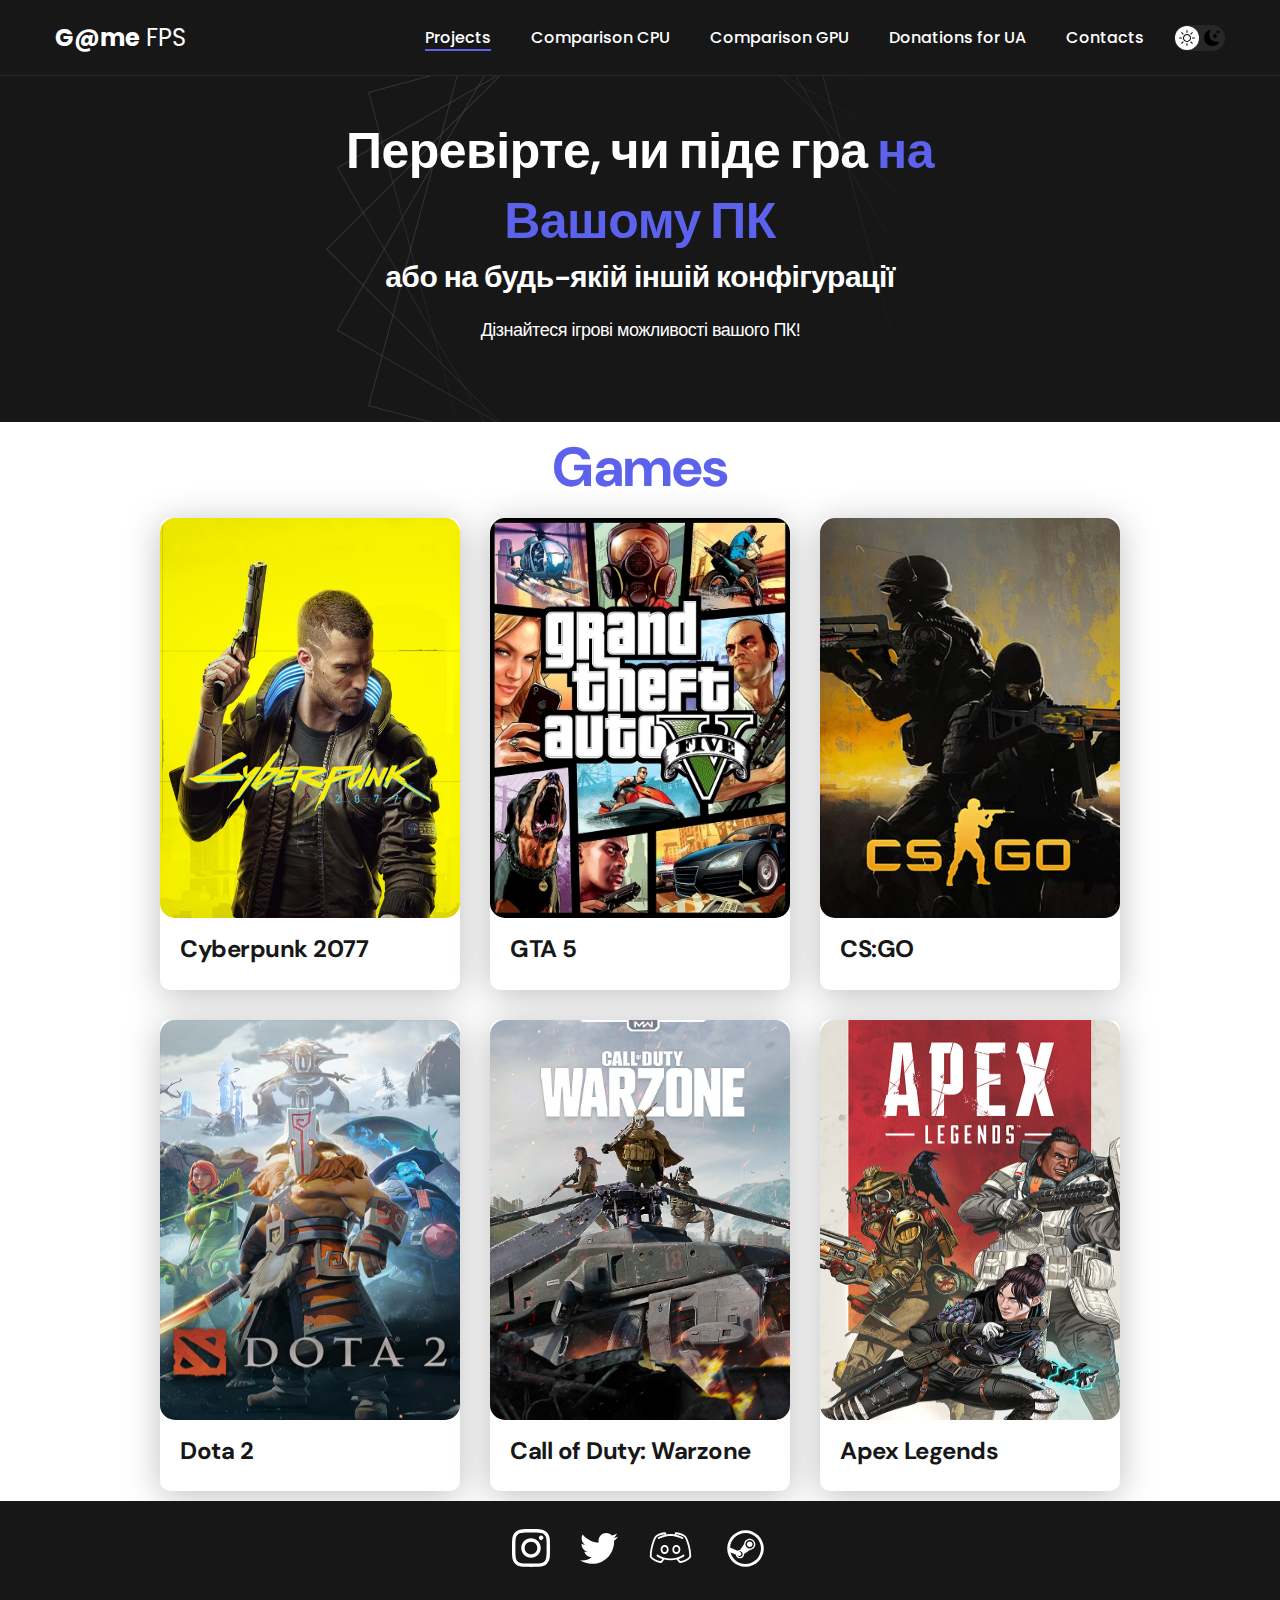
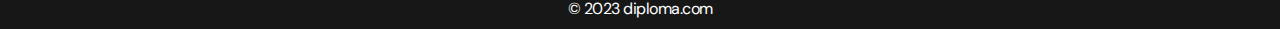
<file: index.html>
<!DOCTYPE html>
<html lang="en">
<head>
    <meta charset="UTF-8">
    <meta http-equiv="X-UA-Compatible" content="IE=edge">
    <meta name="viewport" content="width=device-width, initial-scale=1.0">
    <title>Game FPS</title>
    <link rel="stylesheet" href="./css/main.css">
</head>
<body>
    <nav class="nav">
        <div class="container">
            <div class="nav-row">
                <a href="./index.html" class="logo"><strong>G@me</strong> FPS</a>

                <button class="dark-mode-btn">
                    <img src="./img/icons/sun.svg" alt="Light mode" class="dark-mode-btn__icon">
                    <img src="./img/icons/moon.svg" alt="Dark mode" class="dark-mode-btn__icon">
                </button>

                <ul class="nav-list">
                    <li class="nav-list__item"><a href="./index.html" class="nav-list__link nav-list__link--active">Projects</a></li>
                    <li class="nav-list__item"><a href="./cpu.html" class="nav-list__link">
                        Comparison CPU </a></li>
                    <li class="nav-list__item"><a href="./gpu.html" class="nav-list__link">
                        Comparison GPU </a></li>
                    <li class="nav-list__item"><a href="./donation.html" class="nav-list__link">Donations for UA</a></li>
                    <li class="nav-list__item"><a href="./contacts.html" class="nav-list__link">Contacts</a></li>
                </ul>
            </div>
        </div>
    </nav>

    <header class="header">
        <div class="header__wrapper">
            <h1 class="header__title">
                <strong>Перевірте, чи піде гра <em>на Вашому ПК</em></strong><br>
                або на будь-якій іншій конфігурації
            </h1>
            <div class="header__text">
                <p>Дізнайтеся ігрові можливості вашого ПК!</p>
            </div>

        </div>
    </header>

    <main class="section">
        <div class="container">
            <h2 class="title-1">Games</h2>
            <ul class="projects">
                <li class="project" >
                    <a href="./project_game/game_cyberpunk2077.html" >
                        <img src="./img/projects/logo_cyberpunk.jpg" alt="Project img" class="project__img">
                        <h3 class="project__title">Cyberpunk 2077</h3>
                    </a>
                </li>
                <li class="project">
                    <a href="./project_game/game_gta5.html">  
                        <img src="./img/projects/logo_gta5.jpg" alt="Project img" class="project__img">
                        <h3 class="project__title">GTA 5</h3>
                    </a>
                </li>
                <li class="project">
                    <a href="./project_game/game_cs_go.html">
                        <img src="./img/projects/logo_cs_go.jpg" alt="Project img" class="project__img">
                        <h3 class="project__title">CS:GO</h3>
                    </a>
                </li>
                <li class="project">
                    <a href="./project_game/game_dota_2.html"> 
                        <img src="./img/projects/logo_dota_2.jpg" alt="Project img" class="project__img">
                        <h3 class="project__title">Dota 2</h3>
                    </a>
                </li>
                <li class="project">
                    <a href="./project_game/game_cod_warzone.html"> 
                        <img src="./img/projects/logo_cod_warzone.jpg" alt="Project img" class="project__img">
                        <h3 class="project__title">Call of Duty: Warzone</h3>
                    </a>
                </li>
                <li class="project">
                    <a href="./project_game/game_apex_legends.html"> 
                        <img src="./img/projects/logo_apex_legends.jpg" alt="Project img" class="project__img">
                        <h3 class="project__title">Apex Legends</h3>
                    </a>
                </li>

            </ul>
        </div>
    </main>

    <footer class="footer">
        <div class="container">
            <div class="footer__wrapper">
                <ul class="social">
                    <li class="social__item"><a href="#!"><img src="./img/icons/instagram.svg" alt="Link"></a></li>
                    <li class="social__item"><a href="#!"><img src="./img/icons/twitter.svg" alt="Link"></a></li>
                    <li class="social__item"><a href="#!"><img src="./img/icons/discord.svg" alt="Link"></a></li>
                    <li class="social__item"><a href="#!"><img src="./img/icons/steam.svg" alt="Link"></a></li>
                </ul>
                <div class="copyright">
                    <p>© 2023 diploma.com</p>
                </div>
            </div>
        </div>
    </footer>

    <script src="./js/main.js"></script>

</body>
</html>
</file>
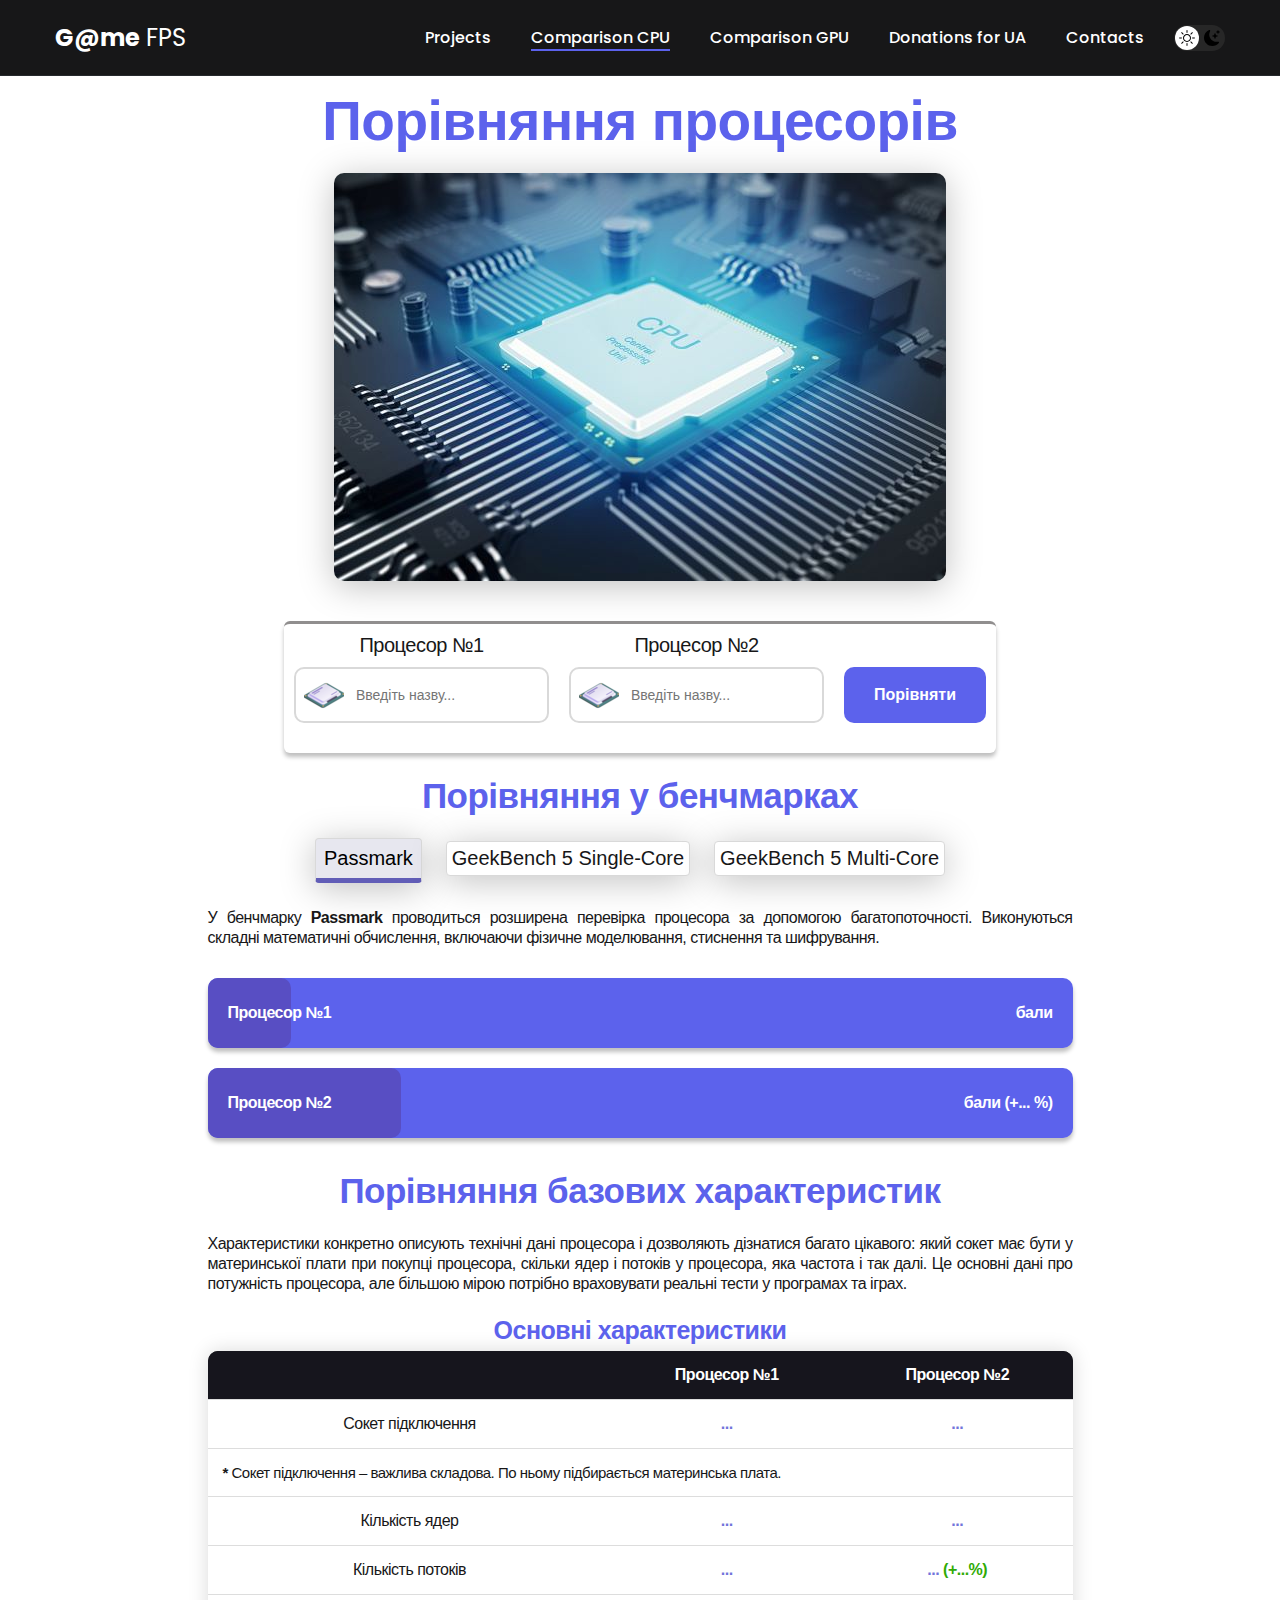
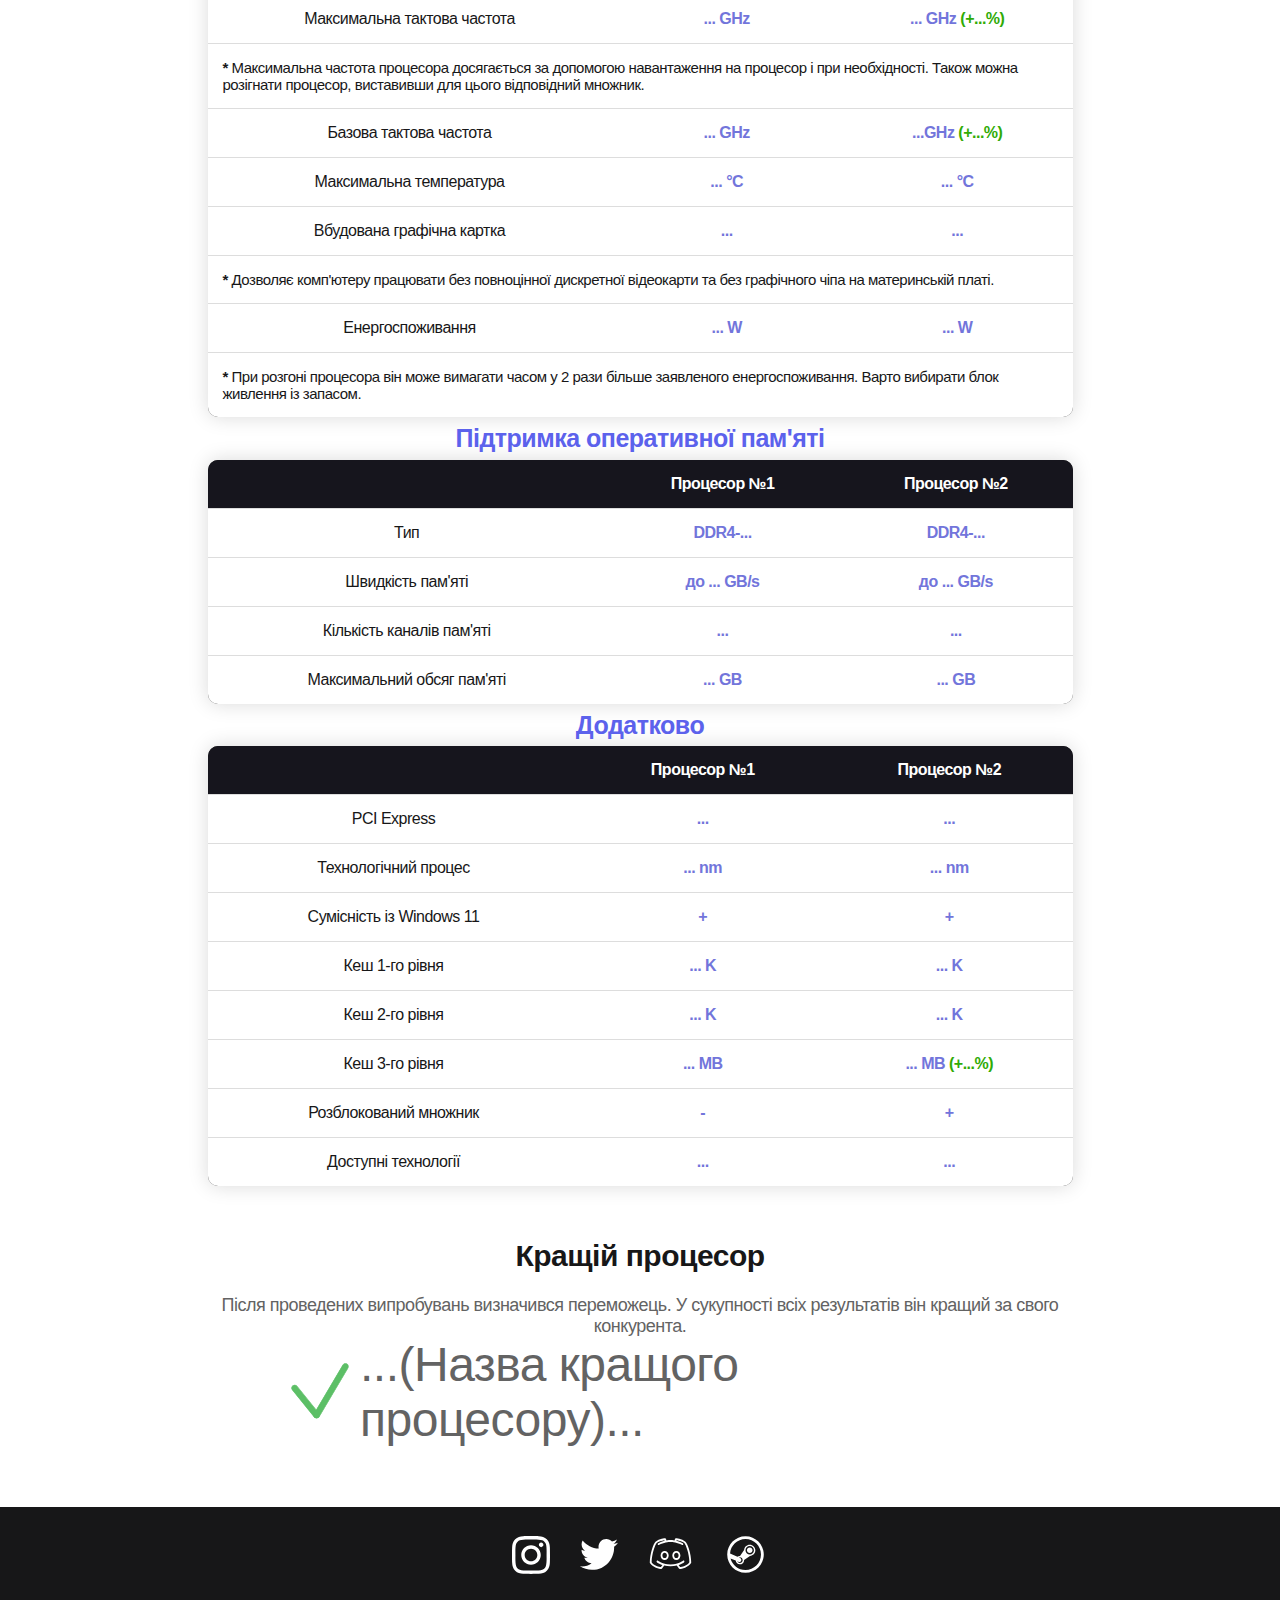
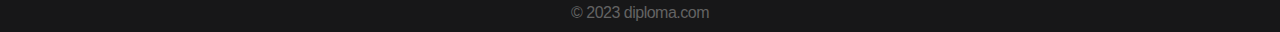
<file: cpu.html>
<!DOCTYPE html>
<html lang="en">
<head>
    <meta charset="UTF-8">
    <meta http-equiv="X-UA-Compatible" content="IE=edge">
    <meta name="viewport" content="width=device-width, initial-scale=1.0">
    <title>Game FPS</title>
    <link rel="stylesheet" href="./css/app.css">
    <link rel="stylesheet" href="./css/main.css">
</head>
<body>
    <nav class="nav">
        <div class="container">
            <div class="nav-row">
                <a href="./index.html" class="logo"><strong>G@me</strong> FPS</a>

                <button class="dark-mode-btn">
                    <img src="./img/icons/sun.svg" alt="Light mode" class="dark-mode-btn__icon">
                    <img src="./img/icons/moon.svg" alt="Dark mode" class="dark-mode-btn__icon">
                </button>

                <ul class="nav-list">
                    <li class="nav-list__item"><a href="./index.html" class="nav-list__link">Projects</a></li>
                    <li class="nav-list__item"><a href="./cpu.html" class="nav-list__link nav-list__link--active">
                        Comparison CPU </a></li>
                    <li class="nav-list__item"><a href="./gpu.html" class="nav-list__link">
                        Comparison GPU </a></li>
                    <li class="nav-list__item"><a href="./donation.html" class="nav-list__link">Donations for UA</a></li>
                    <li class="nav-list__item"><a href="./contacts.html" class="nav-list__link">Contacts</a></li>
                </ul>
            </div>
        </div>
    </nav>

    <main class="section">
        <div class="container">
            <div class="project-details">
                <h1 class="title-1">Порівняння процесорів</h1>
               <img src="./img/poster_cpu.jpg" alt="" class="project-details__cover">
                 <div class="vs-info">
        <div class="choose_configuration">
    <form action="..." method="post" class="cirt-form-cpu">
      <input type="hidden" name="_token" value="JM6Lo6yBOi6GX0OkUwsG0n4ySj8mZwmlLsGZYaC4">      <label class="choose_cirt">Процесор №1<div class="choose_cpu_input"><input class="search-content" placeholder="Введіть назву..." name="search_cpus" onkeyup="javascript:load_data(this.value, 'cpus', 'cpus', 'game')" autocomplete="off"><span id="search_result_cpus"></span></div></label>
      <label class="choose_cirt">Процесор №2<div class="choose_cpu_input"><input class="search-content" placeholder="Введіть назву..." name="search_videocards" onkeyup="javascript:load_data(this.value, 'videocards', 'videocards', 'game')" autocomplete="off"><span id="search_result_videocards"></span></div></label>
      <button type="submit" class="send_configuration">Порівняти</button>
    </form>
  </div>
      </div>
            <div class="vs-benchs">
    <h2 class="title-3">Порівняння у бенчмарках</h2>
    <div class="cpu-tabs">
    <div class="buttonWrapper">
      <button class="tab-button active" data-id="passmark">Passmark</button>
                        <button class="tab-button" data-id="geekbench_single">GeekBench 5 Single-Core</button>
                  <button class="tab-button" data-id="geekbench_multi">GeekBench 5 Multi-Core</button>
                  </div>
    <div class="contentWrapper">
      <div class="content active" id="passmark">
        <p class="text-info-p">
          У бенчмарку <strong>Passmark</strong> проводиться розширена перевірка процесора за допомогою багатопоточності. Виконуються складні математичні обчислення, включаючи фізичне моделювання, стиснення та шифрування.
          
        </p>
        <div class="cpu-bench">
          <div class="cpu-bench-chart">
            <div class="cpu-bench-score" style="width: 9.7%">
            </div>
            <div class="cpu-bench-name">
              Процесор №1
            </div>
            <div class="cpu-bench-result">
              бали             </div>
          </div>
          
        </div>
        <div class="cpu-bench">
          <div class="cpu-bench-chart">
            <div class="cpu-bench-score" style="width: 22.4%">
            </div>
            <div class="cpu-bench-name">
              Процесор №2
            </div>
            <div class="cpu-bench-result">
              бали  (+... %)             </div>
          </div>
          
        </div>
      </div>
                        <div class="content" id="geekbench_single">
            <p class="text-info-p">
              <strong>GeekBench Single-Core</strong> встановлює завдання процесора, які він повинен виконати за допомогою одного потоку. Чим швидше процесор виконає завдання – тим більше балів отримує.
            </p>
            <div class="cpu-bench">
              <div class="cpu-bench-chart">
                <div class="cpu-bench-score" style="width: 77.8%">
                </div>
                <div class="cpu-bench-name">
                  Процесор №1
                </div>
                <div class="cpu-bench-result">
                   бали (+... %)                 </div>
              </div>
            </div>
            <div class="cpu-bench">
              <div class="cpu-bench-chart">
                <div class="cpu-bench-score" style="width: 50.8%">
                </div>
                <div class="cpu-bench-name">
                  Процесор №2
                </div>
                <div class="cpu-bench-result">
                  бали
                </div>
              </div>
            
            </div>
          </div>
                  <div class="content" id="geekbench_multi">
            <p class="text-info-p">
              <strong>GeekBench 5 Multi-Core</strong> дозволяє обчислити продуктивність процесора за допомогою всіх доступних потоків.
            </p>
            <div class="cpu-bench">
              <div class="cpu-bench-chart">
                <div class="cpu-bench-score" style="width: 31.9%">
                </div>
                <div class="cpu-bench-name">
                  Процесор №1
                </div>
                <div class="cpu-bench-result">
                   бали (+... %)                 </div>
              </div>
              
            </div>
            <div class="cpu-bench">
              <div class="cpu-bench-chart">
                <div class="cpu-bench-score" style="width: 17.8%">
                </div>
                <div class="cpu-bench-name">
                  Процесор №2
                </div>
                <div class="cpu-bench-result">
                  бали
                </div>
              </div>
              
            </div>
          </div>
        <div class="vs-compare-basic">
    <h2 class="title-3">Порівняння базових характеристик</h2>
    <p class="text-info-p">
      Характеристики конкретно описують технічні дані процесора і дозволяють дізнатися багато цікавого: який сокет має бути у материнської плати при покупці процесора, скільки ядер і потоків у процесора, яка частота і так далі. Це основні дані про потужність процесора, але більшою мірою потрібно враховувати реальні тести у програмах та іграх.
    </p>
    <div class="compare-tables">
      <div class="cpu-tables-parts">
        <h3 class="title-4">Основні характеристики</h3>
        <table class="cpu-table compare-table">

          <tbody>
            <tr class="sticky">
                <th class="th-unknown"></th><th class="th-first">Процесор №1</th><th class="th-second">Процесор №2</th>
            </tr>
            <tr>
              <td class="cell-h">Сокет підключення</td>
              <td>... </td>
              <td>... </td>
            </tr>
            <tr>
              <td colspan="3" class="cpu-td-info">
                <b>*</b> Сокет підключення – важлива складова. По ньому підбирається материнська плата.
              </td>
            </tr>
            <tr class="cpu-tr-alone">
              <td class="cell-h">Кількість ядер</td>
              <td>...  </td>
              <td>...  </td>
            </tr>
            <tr class="cpu-tr-alone">
              <td class="cell-h">Кількість потоків</td>
              <td>...  </td>
              <td>...   <span class="green">(+...%)</span> </td>
            </tr>
            <tr>
              <td class="cell-h">Максимальна тактова частота</td>
              <td>... GHz  </td>
              <td>... GHz   <span class="green">(+...%)</span> </td>
            </tr>
            <tr>
              <td colspan="3" class="cpu-td-info">
                <b>*</b> Максимальна частота процесора досягається за допомогою навантаження на процесор і при необхідності. Також можна розігнати процесор, виставивши для цього відповідний множник.
              </td>
            </tr>
            <tr class="cpu-tr-alone">
              <td class="cell-h">Базова тактова частота</td>
              <td>... GHz  </td>
              <td>...GHz   <span class="green">(+...%)</span> </td>
            </tr>
            <tr class="cpu-tr-alone">
              <td class="cell-h">Максимальна температура</td>
              <td>... °C </td>
              <td>... °C </td>
            </tr>
            <tr>
              <td class="cell-h">Вбудована графічна картка</td>
              <td>...</td>
              <td>...</td>
            </tr>
            <tr>
              <td colspan="3" class="cpu-td-info">
                <b>*</b> Дозволяє комп'ютеру працювати без повноцінної дискретної відеокарти та без графічного чіпа на материнській платі.
              </td>
            </tr>
            <tr>
              <td class="cell-h">Енергоспоживання</td>
              <td>... W  </td>
              <td>... W  </td>
            </tr>
            <tr>
              <td colspan="3" class="cpu-td-info">
                <b>*</b> При розгоні процесора він може вимагати часом у 2 рази більше заявленого енергоспоживання. Варто вибирати блок живлення із запасом.
              </td>
            </tr>
          </tbody>
        </table>
        <h3 class="title-4">Підтримка оперативної пам'яті</h3>
        <table class="cpu-table compare-table">
          <tbody>
            <tr class="sticky">
                <th class="th-unknown"></th><th class="th-first">Процесор №1</th><th class="th-second">Процесор №2</th>
            </tr>
            <tr class="cpu-tr-alone">
              <td class="cell-h">Тип</td>
              <td>DDR4-...</td>
              <td>DDR4-...</td>
            </tr>
            <tr class="cpu-tr-alone">
              <td class="cell-h">Швидкість пам'яті</td>
              <td>до ... GB/s</td>
              <td>до ... GB/s</td>
            </tr>
            <tr class="cpu-tr-alone">
              <td class="cell-h">Кількість каналів пам'яті</td>
              <td>...  </td>
              <td>...  </td>
            </tr>
            <tr class="cpu-tr-alone">
              <td class="cell-h">Максимальний обсяг пам'яті</td>
              <td>... GB  </td>
              <td>... GB  </td>
            </tr>
          </tbody>
        </table>
        <h3 class="title-4">Додатково</h3>
        <table class="cpu-table compare-table"> 
          <tbody>
            <tr class="sticky">
                <th class="th-unknown"></th><th class="th-first">Процесор №1</th><th class="th-second">Процесор №2</th>
            </tr>
            <tr class="cpu-tr-alone">
              <td class="cell-h">PCI Express</td>
              <td>... </td>
              <td>... </td>
            </tr>
            <tr class="cpu-tr-alone">
              <td class="cell-h">Технологічний процес</td>
              <td> ... nm </td>
              <td> ... nm </td>
            </tr>
            <tr class="cpu-tr-alone">
              <td class="cell-h">Сумісність із Windows 11</td>
              <td>+ </td>
              <td>+ </td>
            </tr>
            <tr class="cpu-tr-alone">
              <td class="cell-h">Кеш 1-го рівня</td>
              <td>... K </td>
              <td>... K </td>
            </tr>
            <tr class="cpu-tr-alone">
              <td class="cell-h">Кеш 2-го рівня</td>
              <td>... K </td>
              <td>... K </td>
            </tr>
            <tr class="cpu-tr-alone">
              <td class="cell-h">Кеш 3-го рівня</td>
              <td>... MB   </td>
              <td>... MB    <span class="green">(+...%)</span> </td>
            </tr>
            <tr class="cpu-tr-alone">
              <td class="cell-h">Розблокований множник</td>
              <td>-</td>
              <td>+ </td>
            </tr>
            <tr class="cpu-tr-alone">
              <td class="cell-h">Доступні технології</td>
              <td>...</td>
              <td>... </td>
            </tr>
          </tbody>
        </table>
      </div>
  </div>

  <div class="vs-winner">
    <h2 class="title-2">Кращій процесор</h2>
    <p>
      Після проведених випробувань визначився переможець. У сукупності всіх результатів він кращий за свого конкурента.
    </p>
    <div class="vs-winner-block">
      <div class="vs-winner-title">
        <img src="./img/icons/success.svg" alt="Winner">
        <span>...(Назва кращого процесору)...</span>
                  
      </div>
    </div>
  </div>
</div>
        </div>
    </div>
  </div>    
                
                
            </div>
        </div>
    </main>

    <footer class="footer">
        <div class="container">
            <div class="footer__wrapper">
                <ul class="social">
                    <li class="social__item"><a href="#!"><img src="./img/icons/instagram.svg" alt="Link"></a></li>
                    <li class="social__item"><a href="#!"><img src="./img/icons/twitter.svg" alt="Link"></a></li>
                    <li class="social__item"><a href="#!"><img src="./img/icons/discord.svg" alt="Link"></a></li>
                    <li class="social__item"><a href="#!"><img src="./img/icons/steam.svg" alt="Link"></a></li>
                </ul>
                <div class="copyright">
                    <p>© 2023 diploma.com</p>
                </div>
            </div>
        </div>
    </footer>

    <script src="./js/main.js"></script>
    
</body>
</html>
</file>
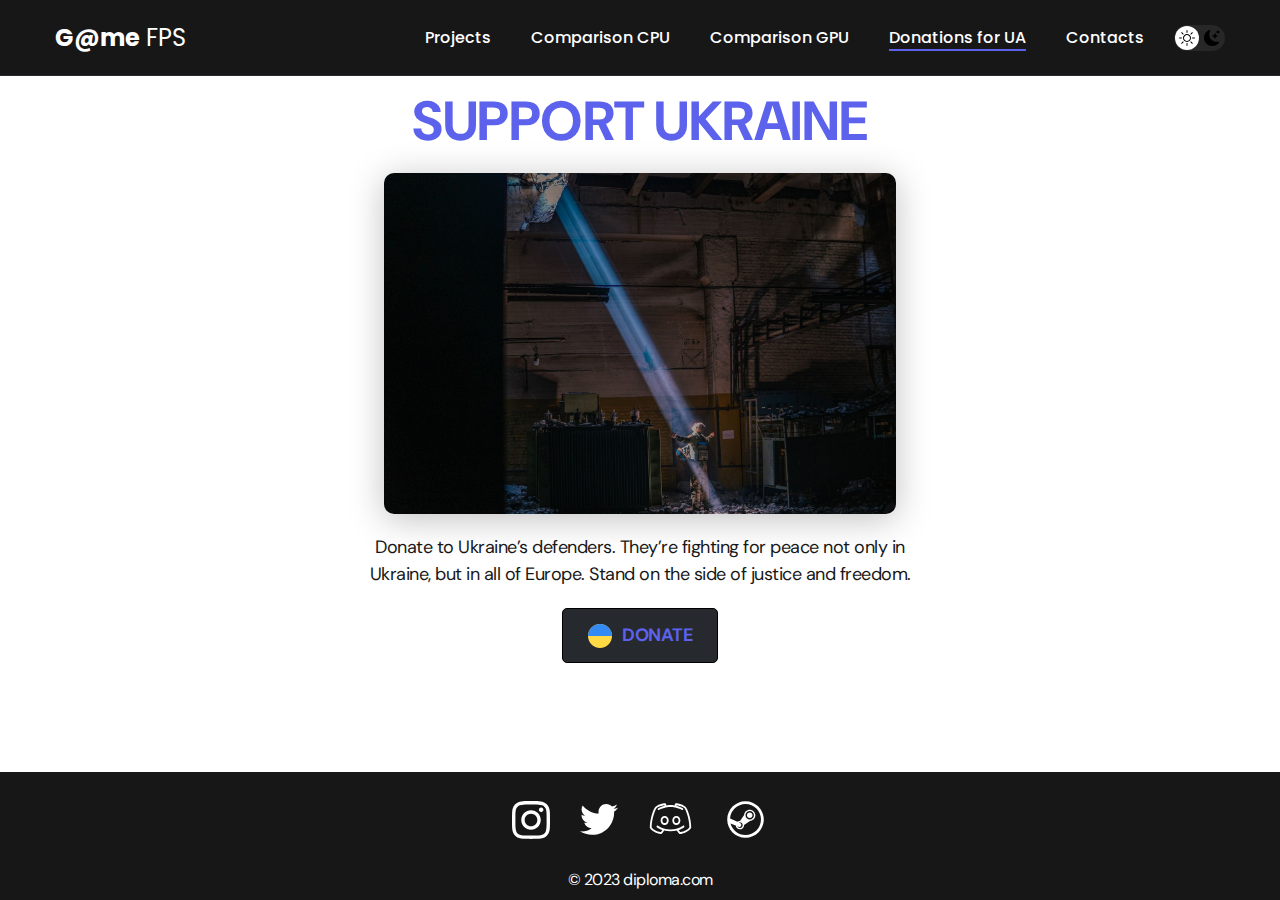
<file: donation.html>
<!DOCTYPE html>
<html lang="en">
<head>
    <meta charset="UTF-8">
    <meta http-equiv="X-UA-Compatible" content="IE=edge">
    <meta name="viewport" content="width=device-width, initial-scale=1.0">
    <title>Game FPS</title>
    <link rel="stylesheet" href="./css/main.css">
</head>
<body>
    <nav class="nav">
        <div class="container">
            <div class="nav-row">
                <a href="./index.html" class="logo"><strong>G@me</strong> FPS</a>

                <button class="dark-mode-btn">
                    <img src="./img/icons/sun.svg" alt="Light mode" class="dark-mode-btn__icon">
                    <img src="./img/icons/moon.svg" alt="Dark mode" class="dark-mode-btn__icon">
                </button>

                 <ul class="nav-list">
                    <li class="nav-list__item"><a href="./index.html" class="nav-list__link">Projects</a></li>
                    <li class="nav-list__item"><a href="./cpu.html" class="nav-list__link">
                        Comparison CPU </a></li>
                     <li class="nav-list__item"><a href="./gpu.html" class="nav-list__link">
                        Comparison GPU </a></li>
                    <li class="nav-list__item"><a href="./donation.html" class="nav-list__link nav-list__link--active">Donations for UA</a></li>
                    <li class="nav-list__item"><a href="./contacts.html" class="nav-list__link">Contacts</a></li>
                </ul>
            </div>
        </div>
    </nav>

    <main class="section">
        <div class="container">
                <h1 class="title-1">SUPPORT UKRAINE</h1>
                <ul class="content-list">
                    <li class="content-list__item">
                        <img src="./img/war.jpg" alt="" class="war__cover">
                        <p>Donate to Ukraine’s defenders. They’re fighting for peace not only in Ukraine, but in all of Europe. Stand on the side of justice and freedom.</p>
                    </li>
                    <li class="content-list__item">
                        <a href="https://bank.gov.ua/ua/about/support-the-armed-forces" class="btn-outline">
                        <img src="./img/icons/ukraine.png" alt="">
                        <strong >DONATE</strong>
                    </a>
                    </li>
                </ul>

        </div>
    </main>

    <footer class="footer">
        <div class="container">
            <div class="footer__wrapper">
                <ul class="social">
                    <li class="social__item"><a href="#!"><img src="./img/icons/instagram.svg" alt="Link"></a></li>
                    <li class="social__item"><a href="#!"><img src="./img/icons/twitter.svg" alt="Link"></a></li>
                    <li class="social__item"><a href="#!"><img src="./img/icons/discord.svg" alt="Link"></a></li>
                    <li class="social__item"><a href="#!"><img src="./img/icons/steam.svg" alt="Link"></a></li>
                </ul>
                <div class="copyright">
                    <p>© 2023 diploma.com</p>
                </div>
            </div>
        </div>
    </footer>

    <script src="./js/main.js"></script>

</body>
</html>
</file>
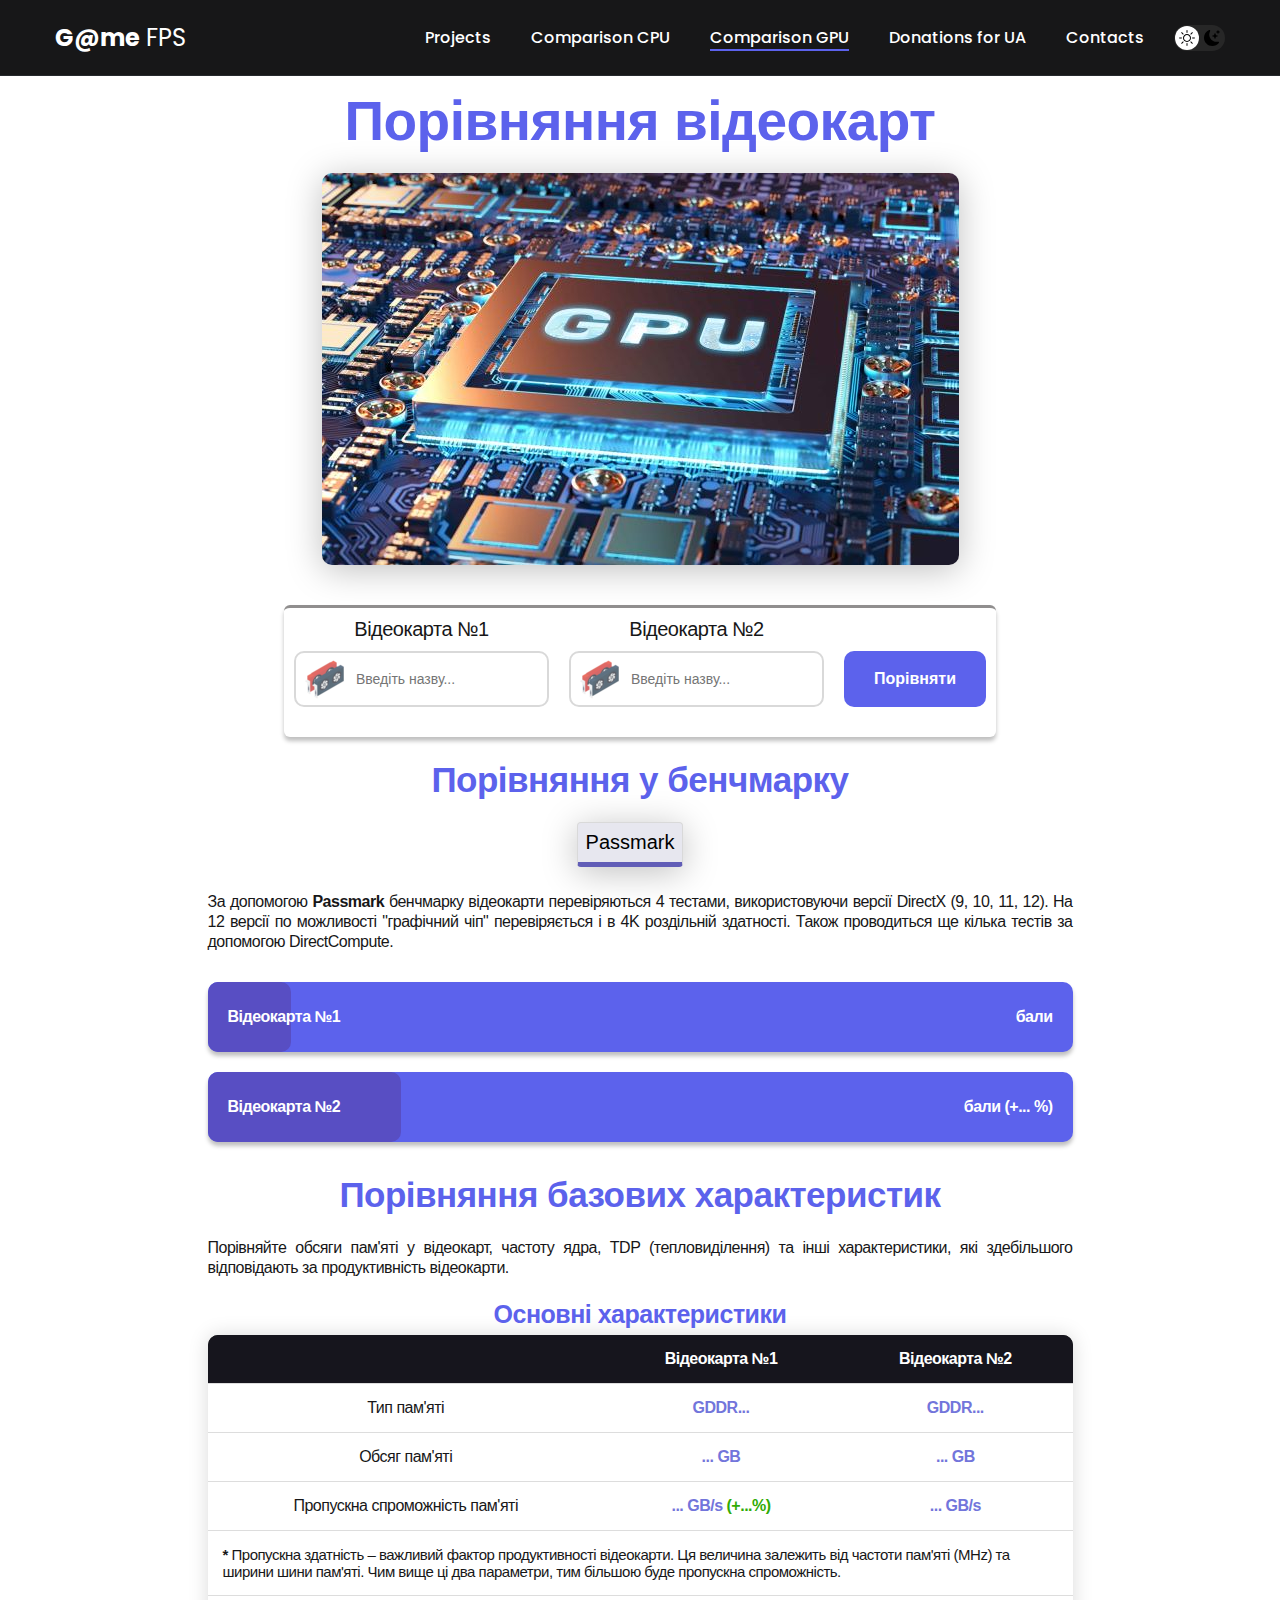
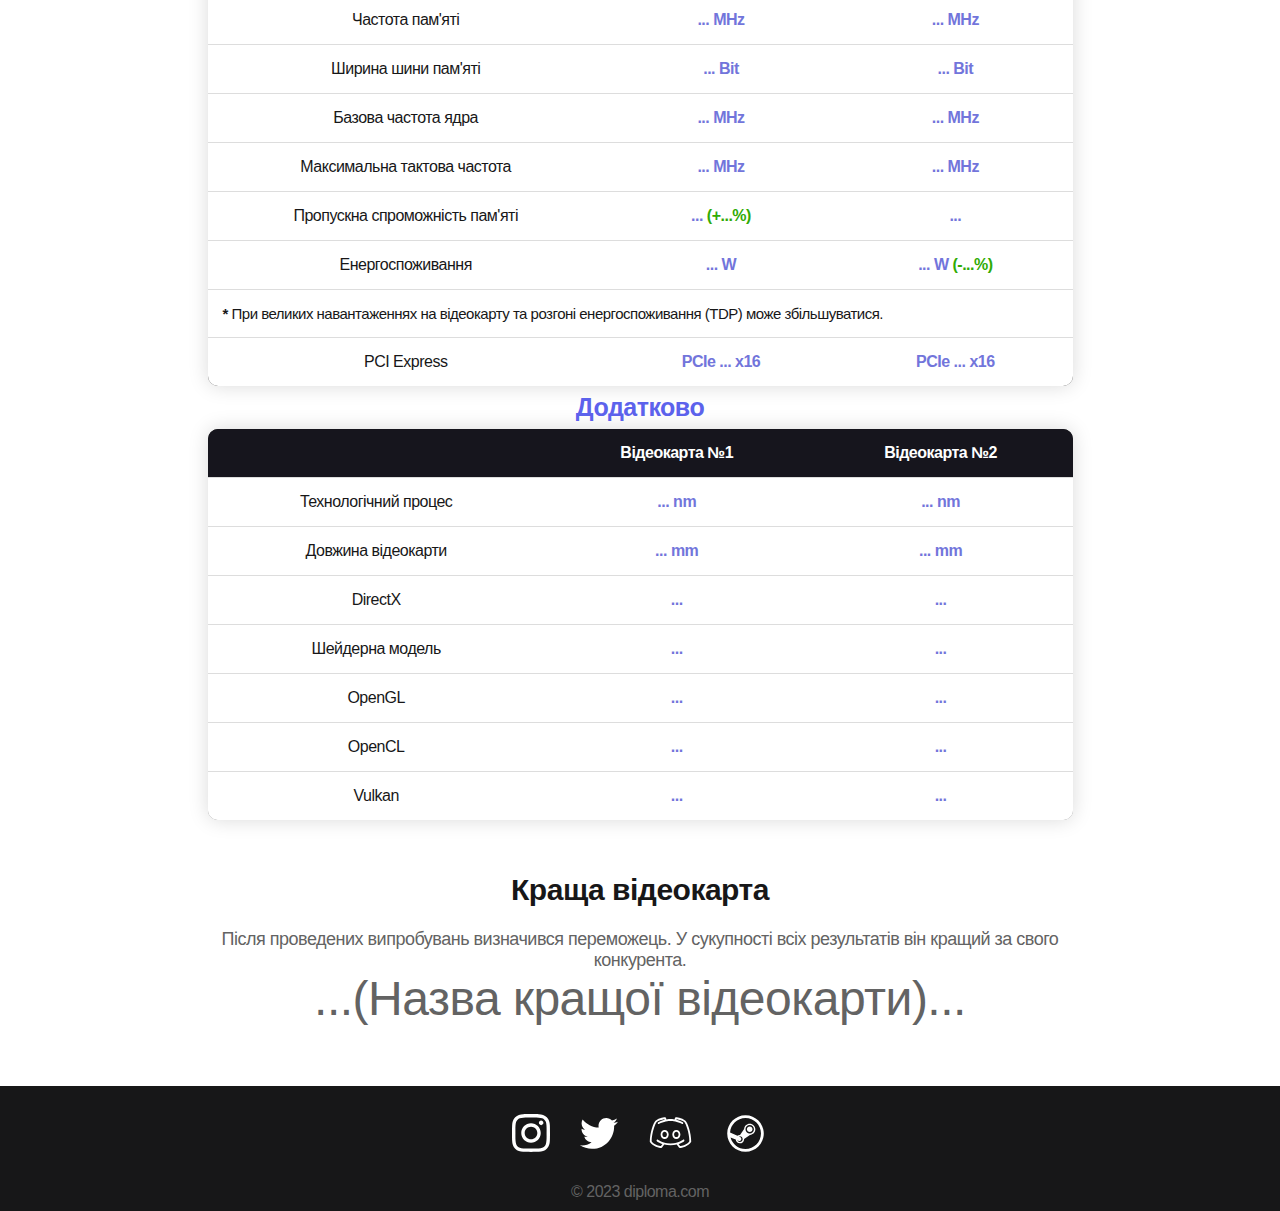
<file: gpu.html>
<!DOCTYPE html>
<html lang="en">
<head>
    <meta charset="UTF-8">
    <meta http-equiv="X-UA-Compatible" content="IE=edge">
    <meta name="viewport" content="width=device-width, initial-scale=1.0">
    <title>Game FPS</title>
    <link rel="stylesheet" href="./css/app.css">
    <link rel="stylesheet" href="./css/main.css">
</head>
<body>
    <nav class="nav">
        <div class="container">
            <div class="nav-row">
                <a href="./index.html" class="logo"><strong>G@me</strong> FPS</a>

                <button class="dark-mode-btn">
                    <img src="./img/icons/sun.svg" alt="Light mode" class="dark-mode-btn__icon">
                    <img src="./img/icons/moon.svg" alt="Dark mode" class="dark-mode-btn__icon">
                </button>

                <ul class="nav-list">
                    <li class="nav-list__item"><a href="./index.html" class="nav-list__link">Projects</a></li>
                    <li class="nav-list__item"><a href="./cpu.html" class="nav-list__link">
                        Comparison CPU </a></li>
                    <li class="nav-list__item"><a href="./gpu.html" class="nav-list__link nav-list__link--active">
                        Comparison GPU </a></li>
                    <li class="nav-list__item"><a href="./donation.html" class="nav-list__link">Donations for UA</a></li>
                    <li class="nav-list__item"><a href="./contacts.html" class="nav-list__link">Contacts</a></li>
                </ul>
            </div>
        </div>
    </nav>

    <main class="section">
        <div class="container">
            <div class="project-details">
                <h1 class="title-1">Порівняння відеокарт</h1>
               <img src="./img/poster_gpu.jpg" alt="" class="project-details__cover">
                 <div class="vs-info">
        <div class="choose_configuration">
    <form action="..." method="post" class="cirt-form-cpu">
      <input type="hidden" name="_token" value="JM6Lo6yBOi6GX0OkUwsG0n4ySj8mZwmlLsGZYaC4">      <label class="choose_cirt">Відеокарта №1<div class="choose_gpu_input"><input class="search-content" placeholder="Введіть назву..." name="search_cpus" onkeyup="javascript:load_data(this.value, 'cpus', 'cpus', 'game')" autocomplete="off"><span id="search_result_cpus"></span></div></label>
      <label class="choose_cirt">Відеокарта №2<div class="choose_gpu_input"><input class="search-content" placeholder="Введіть назву..." name="search_videocards" onkeyup="javascript:load_data(this.value, 'videocards', 'videocards', 'game')" autocomplete="off"><span id="search_result_videocards"></span></div></label>
      <button type="submit" class="send_configuration">Порівняти</button>
    </form>
  </div>
      </div>
            <div class="vs-benchs">
    <h2 class="title-3">Порівняння у бенчмарку</h2>
    <div class="cpu-tabs">
    <div class="buttonWrapper">
      <button class="tab-button active" data-id="passmark">Passmark</button>
<!--
                        <button class="tab-button" data-id="geekbench_single">GeekBench 5 Single-Core</button>
                  <button class="tab-button" data-id="geekbench_multi">GeekBench 5 Multi-Core</button>
-->
                  </div>
    <div class="contentWrapper">
      <div class="content active" id="passmark">
        <p class="text-info-p">
          За допомогою <strong>Passmark</strong> бенчмарку відеокарти перевіряються 4 тестами, використовуючи версії DirectX (9, 10, 11, 12). На 12 версії по можливості "графічний чіп" перевіряється і в 4K роздільній здатності. Також проводиться ще кілька тестів за допомогою DirectCompute.
        </p>
        <div class="cpu-bench">
          <div class="cpu-bench-chart">
            <div class="cpu-bench-score" style="width: 9.7%">
            </div>
            <div class="cpu-bench-name">
              Відеокарта №1
            </div>
            <div class="cpu-bench-result">
              бали             </div>
          </div>
          
        </div>
        <div class="cpu-bench">
          <div class="cpu-bench-chart">
            <div class="cpu-bench-score" style="width: 22.4%">
            </div>
            <div class="cpu-bench-name">
                Відеокарта №2
            </div>
            <div class="cpu-bench-result">
              бали  (+... %)             </div>
          </div>
          
        </div>
      </div>

        <div class="vs-compare-basic">
    <h2 class="title-3">Порівняння базових характеристик</h2>
    <p class="text-info-p">
     Порівняйте обсяги пам'яті у відеокарт, частоту ядра, TDP (тепловиділення) та інші характеристики, які здебільшого відповідають за продуктивність відеокарти.
    </p>
    <div class="compare-tables">
      <div class="cpu-tables-parts">
        <h3 class="title-4">Основні характеристики</h3>
        <table class="cpu-table compare-table">

          <tbody>
            <tr class="sticky">
                <th class="th-unknown"></th><th class="th-first">Відеокарта №1</th><th class="th-second">Відеокарта №2</th>
            </tr>
            <tr class="cpu-tr-alone">
              <td class="cell-h">Тип пам'яті</td>
              <td>GDDR... </td>
              <td>GDDR... </td>
            </tr>
            <tr class="cpu-tr-alone">
              <td class="cell-h">Обсяг пам'яті</td>
              <td>... GB  </td>
              <td>... GB  </td>
            </tr>
            <tr>
              <td class="cell-h">Пропускна спроможність пам'яті</td>
              <td>... GB/s  <span class="green">(+...%) </span>  </td>
              <td>... GB/s  </td>
            </tr>
            <tr>
              <td colspan="3" class="cpu-td-info">
                <b>*</b> Пропускна здатність – важливий фактор продуктивності відеокарти. Ця величина залежить від частоти пам'яті (MHz) та ширини шини пам'яті. Чим вище ці два параметри, тим більшою буде пропускна спроможність.
              </td>
            </tr>
            <tr class="cpu-tr-alone">
              <td class="cell-h">Частота пам'яті</td>
              <td>... MHz </td>
              <td>... MHz </td>
            </tr>
            <tr class="cpu-tr-alone">
              <td class="cell-h">Ширина шини пам'яті</td>
              <td>... Bit  </td>
              <td>... Bit  </td>
            </tr>
            <tr class="cpu-tr-alone">
              <td class="cell-h">Базова частота ядра</td>
              <td>... MHz</td>
              <td>... MHz</td>
            </tr>
            <tr class="cpu-tr-alone">
              <td class="cell-h">Максимальна тактова частота</td>
              <td>... MHz </td>
              <td>... MHz </td>
            </tr>
            <tr class="cpu-tr-alone">
              <td class="cell-h">Пропускна спроможність пам'яті</td>
              <td>...    <span class="green">(+...%)</span> </td>
              <td>...   </td>
            </tr>
            <tr>
              <td class="cell-h">Енергоспоживання</td>
              <td>... W  </td>
              <td>... W  <span class="green">(-...%) </span>  </td>
            </tr>
            <tr>
              <td colspan="3" class="cpu-td-info">
                <b>*</b> При великих навантаженнях на відеокарту та розгоні енергоспоживання (TDP) може збільшуватися.
              </td>
            </tr>
            <tr class="cpu-tr-alone">
              <td class="cell-h">PCI Express</td>
              <td>PCIe ... x16</td>
              <td>PCIe ... x16</td>
            </tr>
          </tbody>
        </table>
        <h3 class="title-4">Додатково</h3>
        <table class="cpu-table compare-table">
          <tbody>
            <tr class="sticky">
                <th class="th-unknown"></th><th class="th-first">Відеокарта №1</th><th class="th-second">Відеокарта №2</th>
            </tr>
            <tr class="cpu-tr-alone">
              <td class="cell-h">Технологічний процес</td>
              <td>... nm</td>
              <td>... nm</td>
            </tr>
            <tr class="cpu-tr-alone">
              <td class="cell-h">Довжина відеокарти</td>
              <td>... mm</td>
              <td>... mm</td>
            </tr>
            <tr class="cpu-tr-alone">
              <td class="cell-h">DirectX</td>
              <td>... </td>
              <td>... </td>
            </tr>
            <tr class="cpu-tr-alone">
              <td class="cell-h">Шейдерна модель</td>
              <td>...</td>
              <td>...</td>
            </tr>
            <tr class="cpu-tr-alone">
              <td class="cell-h">OpenGL</td>
              <td>...</td>
              <td>...</td>
            </tr>
            <tr class="cpu-tr-alone">
              <td class="cell-h">OpenCL</td>
              <td>...</td>
              <td>...</td>
            </tr>
            <tr class="cpu-tr-alone">
              <td class="cell-h">Vulkan</td>
              <td>...</td>
              <td>...</td>
            </tr>
          </tbody>
        </table>
      </div>
  </div>

  <div class="vs-winner">
    <h2 class="title-2">Краща відеокарта</h2>
    <p>
      Після проведених випробувань визначився переможець. У сукупності всіх результатів він кращий за свого конкурента.
    </p>
    <div class="vs-winner-block">
      <div class="vs-winner-title">
        <span>  ...(Назва кращої відеокарти)... </span>
      </div>
    </div>
  </div>
</div>
        </div>
    </div>
  </div>    
                
                
            </div>
        </div>
    </main>

    <footer class="footer">
        <div class="container">
            <div class="footer__wrapper">
                <ul class="social">
                    <li class="social__item"><a href="#!"><img src="./img/icons/instagram.svg" alt="Link"></a></li>
                    <li class="social__item"><a href="#!"><img src="./img/icons/twitter.svg" alt="Link"></a></li>
                    <li class="social__item"><a href="#!"><img src="./img/icons/discord.svg" alt="Link"></a></li>
                    <li class="social__item"><a href="#!"><img src="./img/icons/steam.svg" alt="Link"></a></li>
                </ul>
                <div class="copyright">
                    <p>© 2023 diploma.com</p>
                </div>
            </div>
        </div>
    </footer>

    <script src="./js/main.js"></script>
    
</body>
</html>
</file>
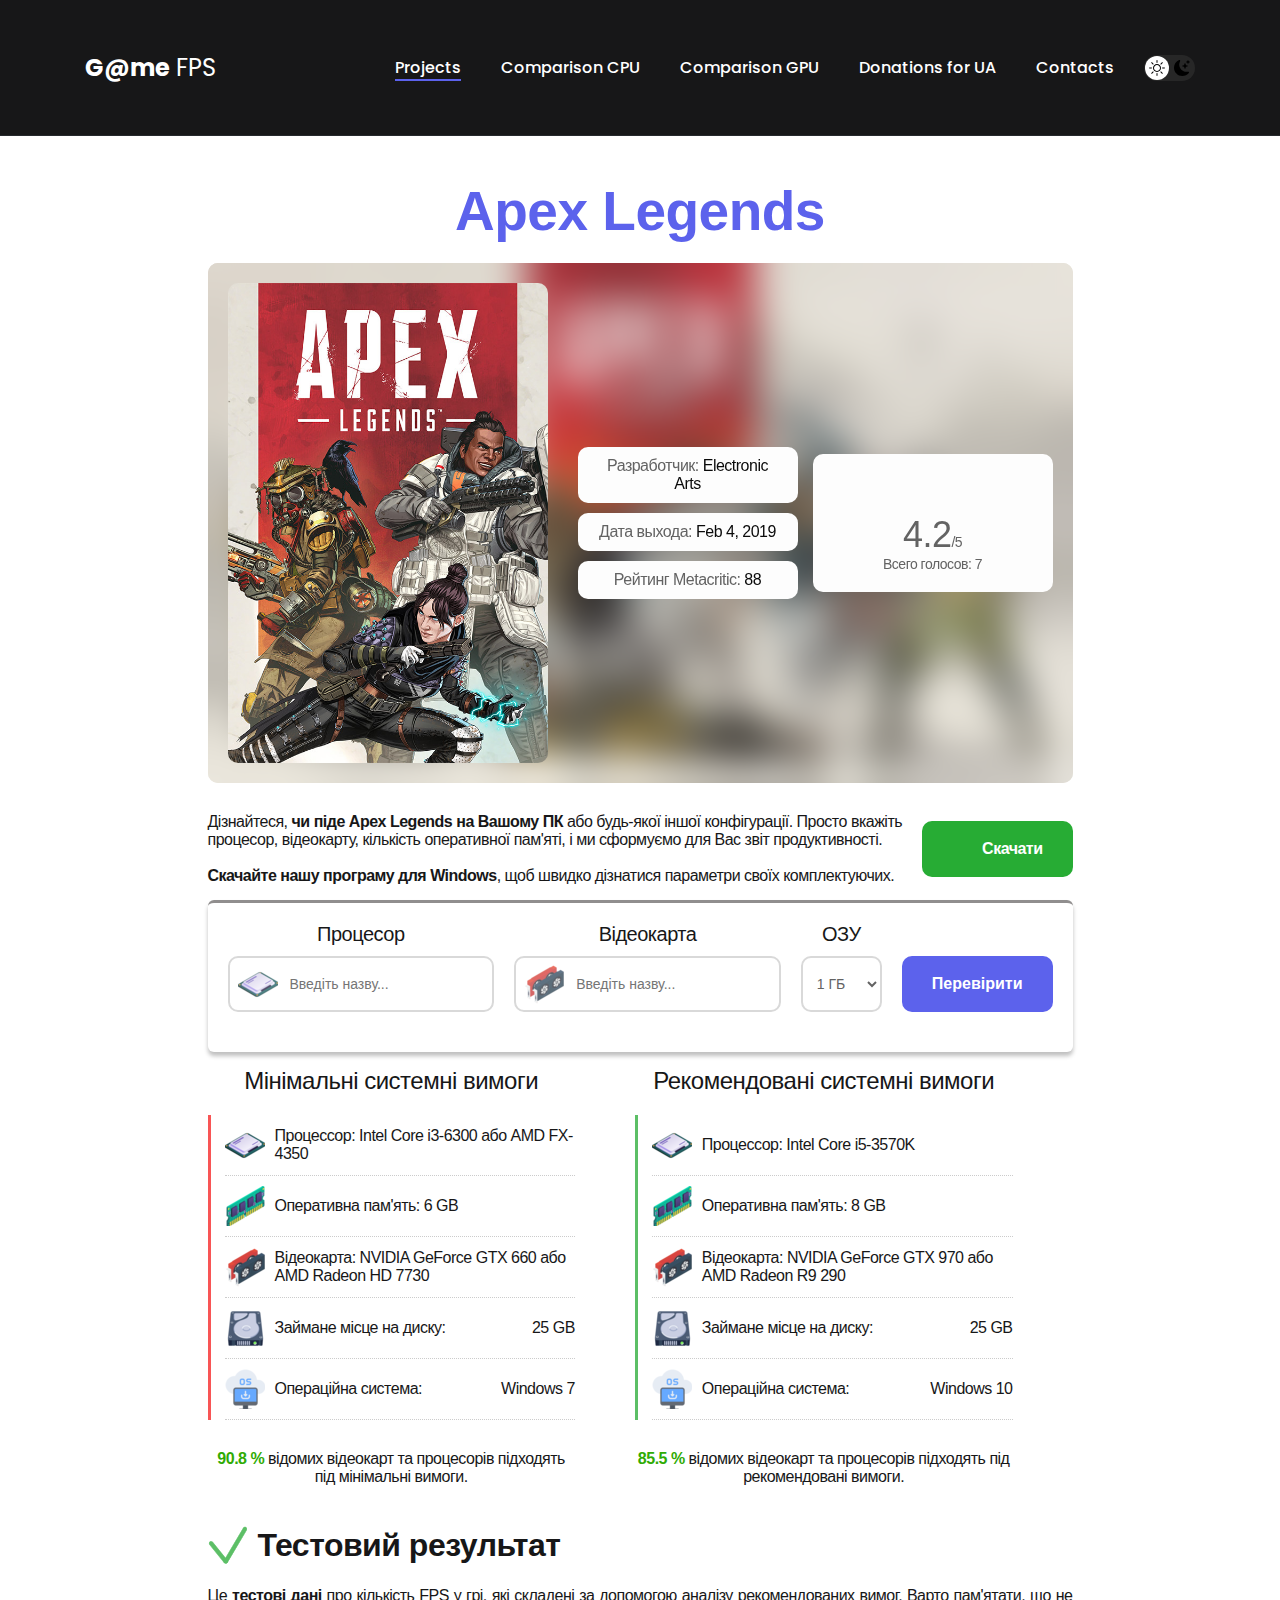
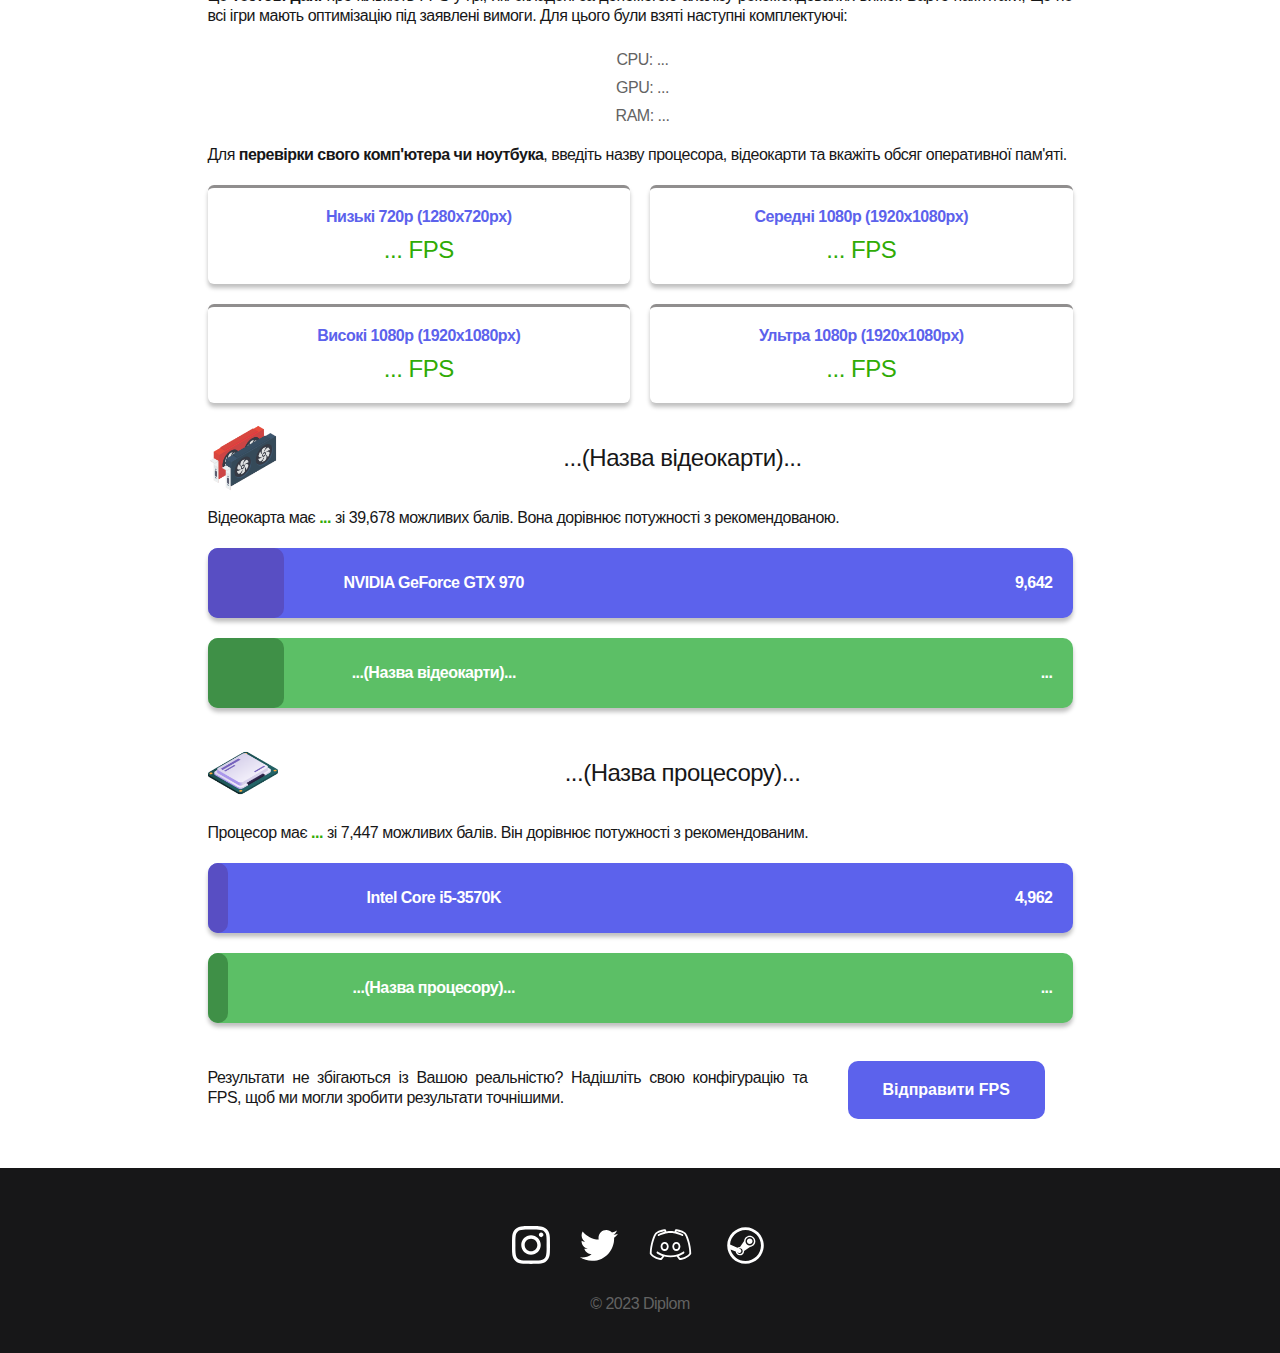
<file: project_game/game_apex_legends.html>
<!DOCTYPE html>
<html lang="en">
<head>
    <meta charset="UTF-8">
    <meta http-equiv="X-UA-Compatible" content="IE=edge">
    <meta name="viewport" content="width=device-width, initial-scale=1.0">
    <title>Game FPS</title>
    <link rel="stylesheet" href="../css/main.css">
<link rel="stylesheet" href="../css/app.css">
</head>
<body>
    <nav class="nav">
        <div class="container">
            <div class="nav-row">
                <a href="../index.html" class="logo"><strong>G@me</strong> FPS</a>

                <button class="dark-mode-btn">
                    <img src="../img/icons/sun.svg" alt="Light mode" class="dark-mode-btn__icon">
                    <img src="../img/icons/moon.svg" alt="Dark mode" class="dark-mode-btn__icon">
                </button>

                <ul class="nav-list">
                    <li class="nav-list__item"><a href="../index.html" class="nav-list__link nav-list__link--active">Projects</a></li>
                    <li class="nav-list__item"><a href="../cpu.html" class="nav-list__link">
                        Comparison CPU </a></li>
                    <li class="nav-list__item"><a href="../gpu.html" class="nav-list__link">
                        Comparison GPU </a></li>
                   <li class="nav-list__item"><a href="../donation.html" class="nav-list__link">Donations for UA</a></li>
                    <li class="nav-list__item"><a href="../contacts.html" class="nav-list__link">Contacts</a></li>
                </ul>
            </div>
        </div>
    </nav>

    <main class="section">
        <div class="container">
            <div class="project-details">
                <h1 class="title-1">Apex Legends</h1>
                <div class="game-container" itemscope="" itemprop="itemReviewed" itemtype="https://schema.org/VideoGame">
  <div class="cirt-header-background" style="background: url( ../img/projects/poster_apex_legends.jpg) no-repeat; background-size:cover;">
    <div class="cirt-header">
        <div class="cirt-img">
        <img itemprop="image" src="../img/projects/logo_apex_legends.jpg" alt="Apex Legends">
      </div>
      <div class="cirt-header-info">    
        <ul class="black">
          <li ><span class="gray">Разработчик:</span> Electronic Arts</li>
          <li><span class="gray">Дата выхода:</span> Feb 4, 2019</li>
          <li><span class="gray">Рейтинг Metacritic:</span> 88</li>
        </ul>
      </div>
      <div class="rating-background" itemprop="aggregateRating" itemscope="" itemtype="http://schema.org/AggregateRating">
        <div class="rating-top">
          <div class="rating">
            <div class="rating-stars">
              <meta itemprop="worstRating" content="1"><meta itemprop="bestRating" content="5">
              <div class="current-rating" style="width:80%;"></div>
              <div class="r1" onclick="doRate('1', 'gta-5')">1</div>
              <div class="r2" onclick="doRate('2', 'gta-5')">2</div>
              <div class="r3" onclick="doRate('3', 'gta-5')">3</div>
              <div class="r4" onclick="doRate('4', 'gta-5')">4</div>
              <div class="r5" onclick="doRate('5', 'gta-5')">5</div>
            </div>
          </div>
          <div class="rating-number">
            <div class="rating-value" itemprop="ratingValue">4.2</div><span>/5</span>
          </div>
        </div>
        <div class="rating-count">
          Всего голосов: <span itemprop="reviewCount">7</span>
        </div>
      </div>
    </div>
  </div>
  <div class="cirt-system-info">
    <div class="cirt-system-descr">
      <p>
        <span class="pp">Дізнайтеся, <strong>чи піде Apex Legends на Вашому ПК</strong> або будь-якої іншої конфігурації. Просто вкажіть процесор, відеокарту, кількість оперативної пам'яті, і ми сформуємо для Вас звіт продуктивності.</span>
      </p>
        <p class="download-info"><span class="pp"><b><br>Скачайте нашу програму для Windows</b>, щоб швидко дізнатися параметри своїх комплектуючих.</span></p>
    </div>
    <div class="download-programm">
      <a href="...">Скачати</a>
    </div>
  </div>                          
        <div class="test-info">
        <div class="choose_configuration">
    <form action="..." method="post" class="cirt-form">
      <input type="hidden" name="_token" value="JM6Lo6yBOi6GX0OkUwsG0n4ySj8mZwmlLsGZYaC4">      <label class="choose_cirt">Процесор<div class="choose_cpu_input"><input class="search-content" placeholder="Введіть назву..." name="search_cpus" onkeyup="javascript:load_data(this.value, 'cpus', 'cpus', 'game')" autocomplete="off"><span id="search_result_cpus"></span></div></label>
      <label class="choose_cirt">Відеокарта<div class="choose_gpu_input"><input class="search-content" placeholder="Введіть назву..." name="search_videocards" onkeyup="javascript:load_data(this.value, 'videocards', 'videocards', 'game')" autocomplete="off"><span id="search_result_videocards"></span></div></label>
      <label class="choose_cirt">ОЗУ<select class="choose_ram_input" name="search_ram">
                <option value="1">1 ГБ</option>
        <option value="2">2 ГБ</option>
        <option value="3">3 ГБ</option>
        <option value="4">4 ГБ</option>
        <option value="6">6 ГБ</option>
        <option value="8">8 ГБ</option>
        <option value="10">10 ГБ</option>
        <option value="12">12 ГБ</option>
        <option value="16">16 ГБ</option>
        <option value="32">32 ГБ</option>
        <option value="64">64 ГБ</option>
      </select></label>
      <button type="submit" class="send_configuration">Перевірити</button>
    </form>
  </div>
      </div>
                    
                    
  <div class="game-system-req">
    <div class="game-system-req-min">
      <span class="game-system-req-header">Мінімальні системні вимоги</span>
      <div class="gsrm-data-min">
        <div class="gsrm-object">
          <div class="gsrm-cpu">
          </div>
          <div class="gsrm-text">
            <div>Процессор: <span>Intel Core i3-6300 або AMD FX-4350 </span></div>
<!--              <img src="../icons/success.svg" alt="result for minimal cpu">-->
          </div>
        </div>
        <div class="gsrm-object">
          <div class="gsrm-ram">
          </div>
          <div class="gsrm-text">
            <div>Оперативна пам'ять: <span>6 GB</span></div>
<!--              <img src="../icons/success.svg" alt="result for minimal ram">-->
          </div>
        </div>
        <div class="gsrm-object">
          <div class="gsrm-gpu">
          </div>
          <div class="gsrm-text">
            <div>Відеокарта: <span> NVIDIA GeForce GTX 660 або AMD Radeon HD 7730</span></div>
<!--              <img src="../icons/success.svg" alt="result for minimal gpu">-->
          </div>
        </div>
        <div class="gsrm-object">
          <div class="gsrm-hdd">
          </div>
          <div class="gsrm-text">
            <div>Займане місце на диску:</div> 25 GB
          </div>
        </div>
        <div class="gsrm-object">
          <div class="gsrm-os">
          </div>
          <div class="gsrm-text">
            <div>Операційна система:</div> Windows 7
          </div>
        </div>
      </div>
      <div class="percent_req"><span class="green"><b>90.8 %</b></span> відомих відеокарт та процесорів підходять під мінімальні вимоги.</div>
    </div>
    <div class="game-system-req-max">
      <span class="game-system-req-header">Рекомендовані системні вимоги</span>
      <div class="gsrm-data-max">
        <div class="gsrm-object">
          <div class="gsrm-cpu">
          </div>
          <div class="gsrm-text">
            <div>Процессор: <span>Intel Core i5-3570K</span></div>
<!--              <img src="../icons/success.svg" alt="result for recommended cpu">-->
          </div>
        </div>
        <div class="gsrm-object">
          <div class="gsrm-ram">
          </div>
          <div class="gsrm-text">
            <div>Оперативна пам'ять: <span>8 GB</span></div>
<!--              <img src="../icons/success.svg" alt="result for recommended ram">-->
          </div>
        </div>
        <div class="gsrm-object">
          <div class="gsrm-gpu">
          </div>
          <div class="gsrm-text">
            <div>Відеокарта: <span>NVIDIA GeForce GTX 970 або AMD Radeon R9 290</span></div>
<!--              <img src="../icons/success.svg" alt="result for recommended gpu">-->
          </div>
        </div>
        <div class="gsrm-object">
          <div class="gsrm-hdd">
          </div>
          <div class="gsrm-text">
            <div>Займане місце на диску:</div> 25 GB
          </div>
        </div>
        <div class="gsrm-object">
          <div class="gsrm-os">
          </div>
          <div class="gsrm-text">
            <div>Операційна система:</div> Windows 10
          </div>
        </div>
      </div>
      <div class="percent_req"><span class="green"><b>85.5 %</b></span> відомих відеокарт та процесорів підходять під рекомендовані вимоги.</div>
    </div>
  </div>
</div>
<div class="result-of-test">
    <div class="result-title">
            <img src="../img/icons/success.svg" alt="warning">
      <h2>Тестовий результат</h2>
          </div>
    <div class="text-info">
    <p class="text-info-p">
       Це <b>тестові дані</b> про кількість FPS у грі, які складені за допомогою аналізу рекомендованих вимог. Варто пам'ятати, що не всі ігри мають оптимізацію під заявлені вимоги. Для цього були взяті наступні комплектуючі:</p>
      <ul >
        <li>CPU: ...</li>
        <li>GPU: ...</li>
        <li>RAM: ...</li>
      </ul>
       <p class="text-info-p">Для <b>перевірки свого комп'ютера чи ноутбука</b>, введіть назву процесора, відеокарти та вкажіть обсяг оперативної пам'яті.
          </p></div>
        <div class="fps-result-block">
      <div class="fps-result-element">
        <div class="fps-result-title">
          Низькі 720p (1280x720px)
        </div>
          <span class="green">... FPS</span>
      </div>
      <div class="fps-result-element">
        <div class="fps-result-title">
          Середні 1080p (1920x1080px)
        </div>
          <span class="green">... FPS</span>
      </div>
      <div class="fps-result-element">
        <div class="fps-result-title">
        Високі 1080p (1920x1080px)
        </div>
          <span class="green">... FPS</span>
      </div>
      <div class="fps-result-element">
        <div class="fps-result-title">
        Ультра 1080p (1920x1080px)
        </div>
          <span class="green">... FPS</span>
      </div>
    </div>
    <div class="your-gpu-test">
      <div class="your-gpu">
        <img src="../img/icons/gpu_big.svg" src="../icons/no_image.jpg" alt="Відеокарта" class="lozad">
        ...(Назва відеокарти)...
      </div>
      <p class="text-info-p">
         Відеокарта має <span class="green"><b> ... </b></span> зі 39,678 можливих балів.
                  Вона дорівнює потужності з рекомендованою.
              </p>
      <div class="charts">
        <div class="chart-req">
          <div class="chart-req-score" style="width:calc(11.2% - 20px)">
          </div>
          <div class="chart-req-name">
            NVIDIA GeForce GTX 970
          </div>
          <div class="chart-req-result">
            
              9,642
          </div>
        </div>
        <div class="chart-your">
          <div class="chart-your-score" style="width:calc(11.2% - 20px)">
          </div>
          <div class="chart-your-name">
            ...(Назва відеокарти)...
          </div>
          <div class="chart-your-result">
            ...
                      </div>
        </div>
      </div>
    </div>
    <div class="your-cpu-test">
      <div class="your-cpu">
        <img src="../img/icons/cpu_big.svg" src="../icons/no_image.jpg" alt="Процесор" class="lozad">
        ...(Назва процесору)...
      </div>
      <p class="text-info-p" >
         Процесор має <span class="green"><b> ... </b></span> зі 
7,447 можливих балів.
                   Він дорівнює потужності з рекомендованим.
              </p>
      <div class="charts">
        <div class="chart-req">
          <div class="chart-req-score" style="width:calc(4.7% - 20px)">
          </div>
          <div class="chart-req-name">
            Intel Core i5-3570K
          </div>
          <div class="chart-req-result">
              
              4,962   
          </div>
        </div>
        <div class="chart-your">
          <div class="chart-your-score" style="width:calc(4.7% - 20px)">
          </div>
          <div class="chart-your-name">
            ...(Назва процесору)...
          </div>
          <div class="chart-your-result">
            ...
                      </div>
        </div>
      </div>
    </div>
    <div class="send-fps">
      <p class="text-info-p">Результати не збігаються із Вашою реальністю? Надішліть свою конфігурацію та FPS, щоб ми могли зробити результати точнішими.</p>
      <button class="send-fps-button" onclick="openModalFps()">Відправити FPS</button>
    </div>
  </div>

            </div>
        </div>
    </main>

    <footer class="footer">
        <div class="container">
            <div class="footer__wrapper">
                <ul class="social">
                    <li class="social__item"><a href="#!"><img src="../img/icons/instagram.svg" alt="Link"></a></li>
                    <li class="social__item"><a href="#!"><img src="../img/icons/twitter.svg" alt="Link"></a></li>
                    <li class="social__item"><a href="#!"><img src="../img/icons/discord.svg" alt="Link"></a></li>
                    <li class="social__item"><a href="#!"><img src="../img/icons/steam.svg" alt="Link"></a></li>
                </ul>
                <div class="copyright">
                    <p>© 2023 Diplom</p>
                </div>
            </div>
        </div>
    </footer>

    <script src="../js/main.js"></script>

</body>
</html>
</file>
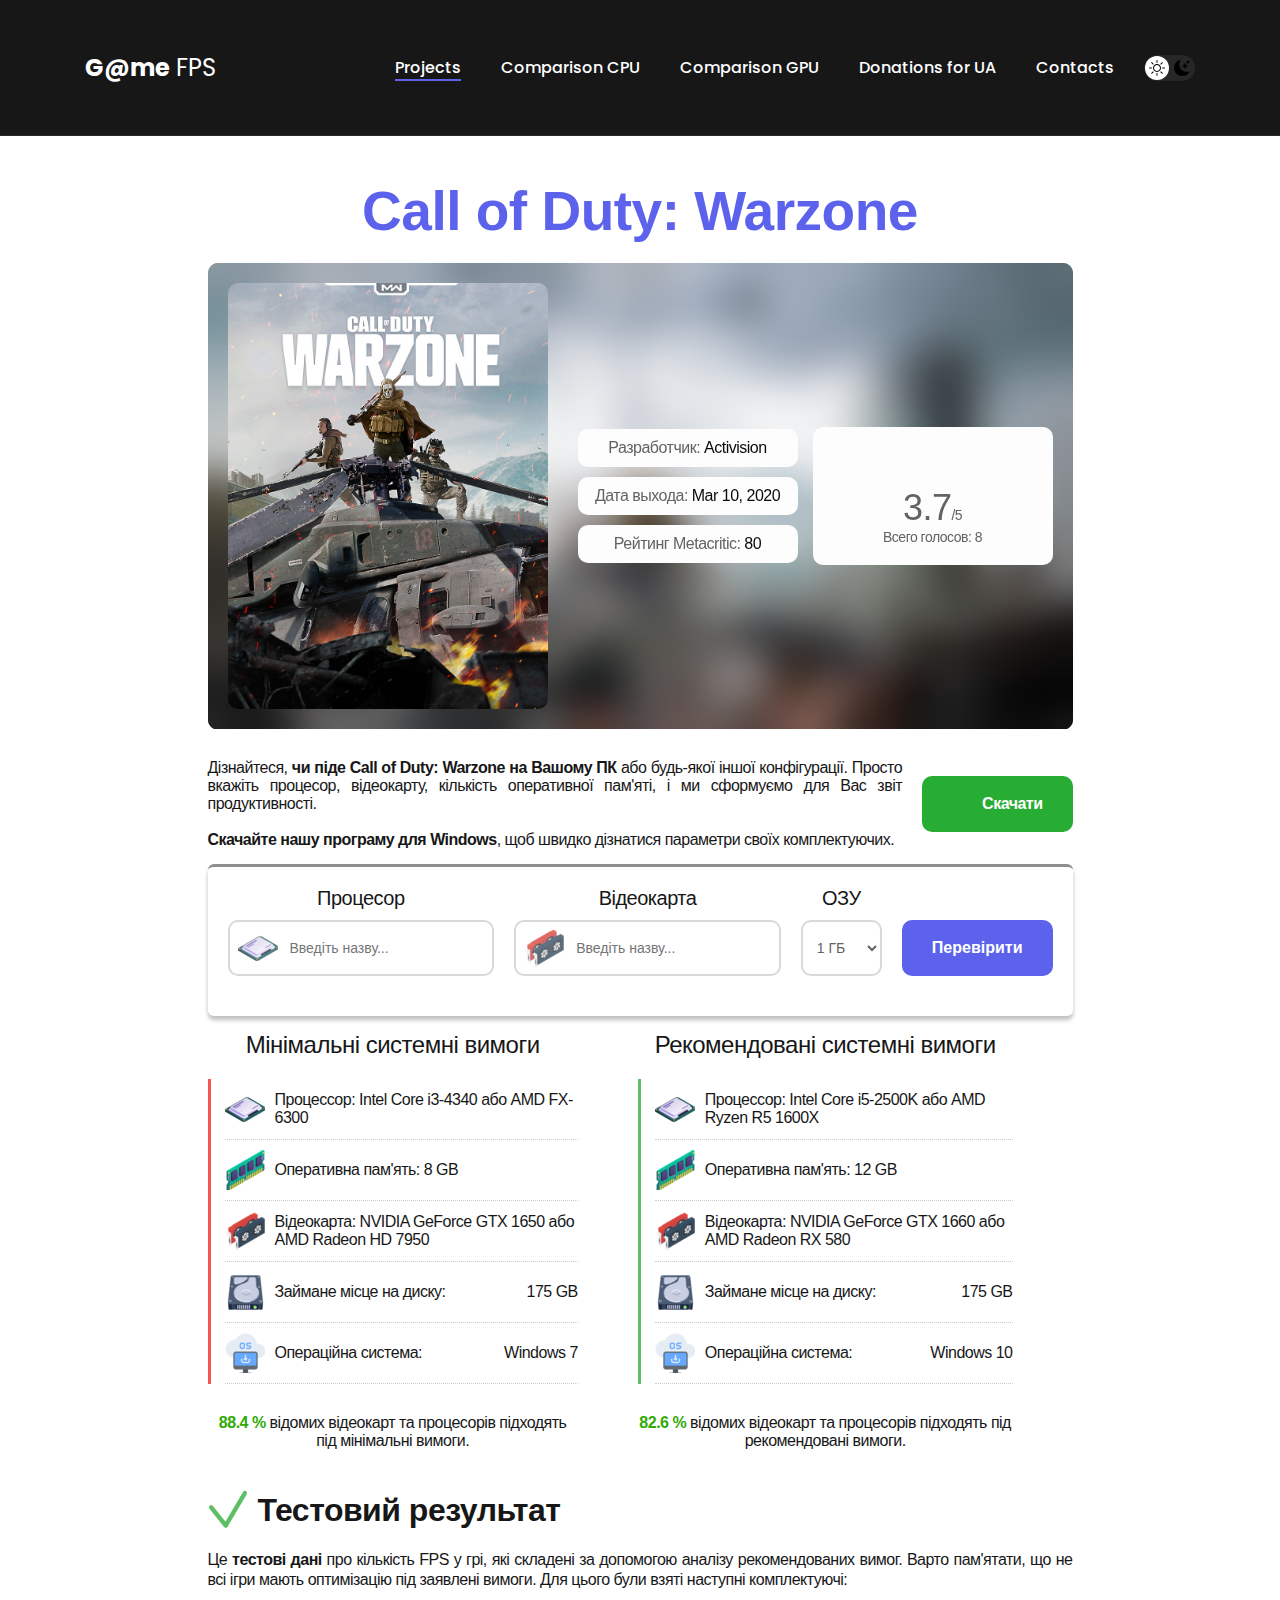
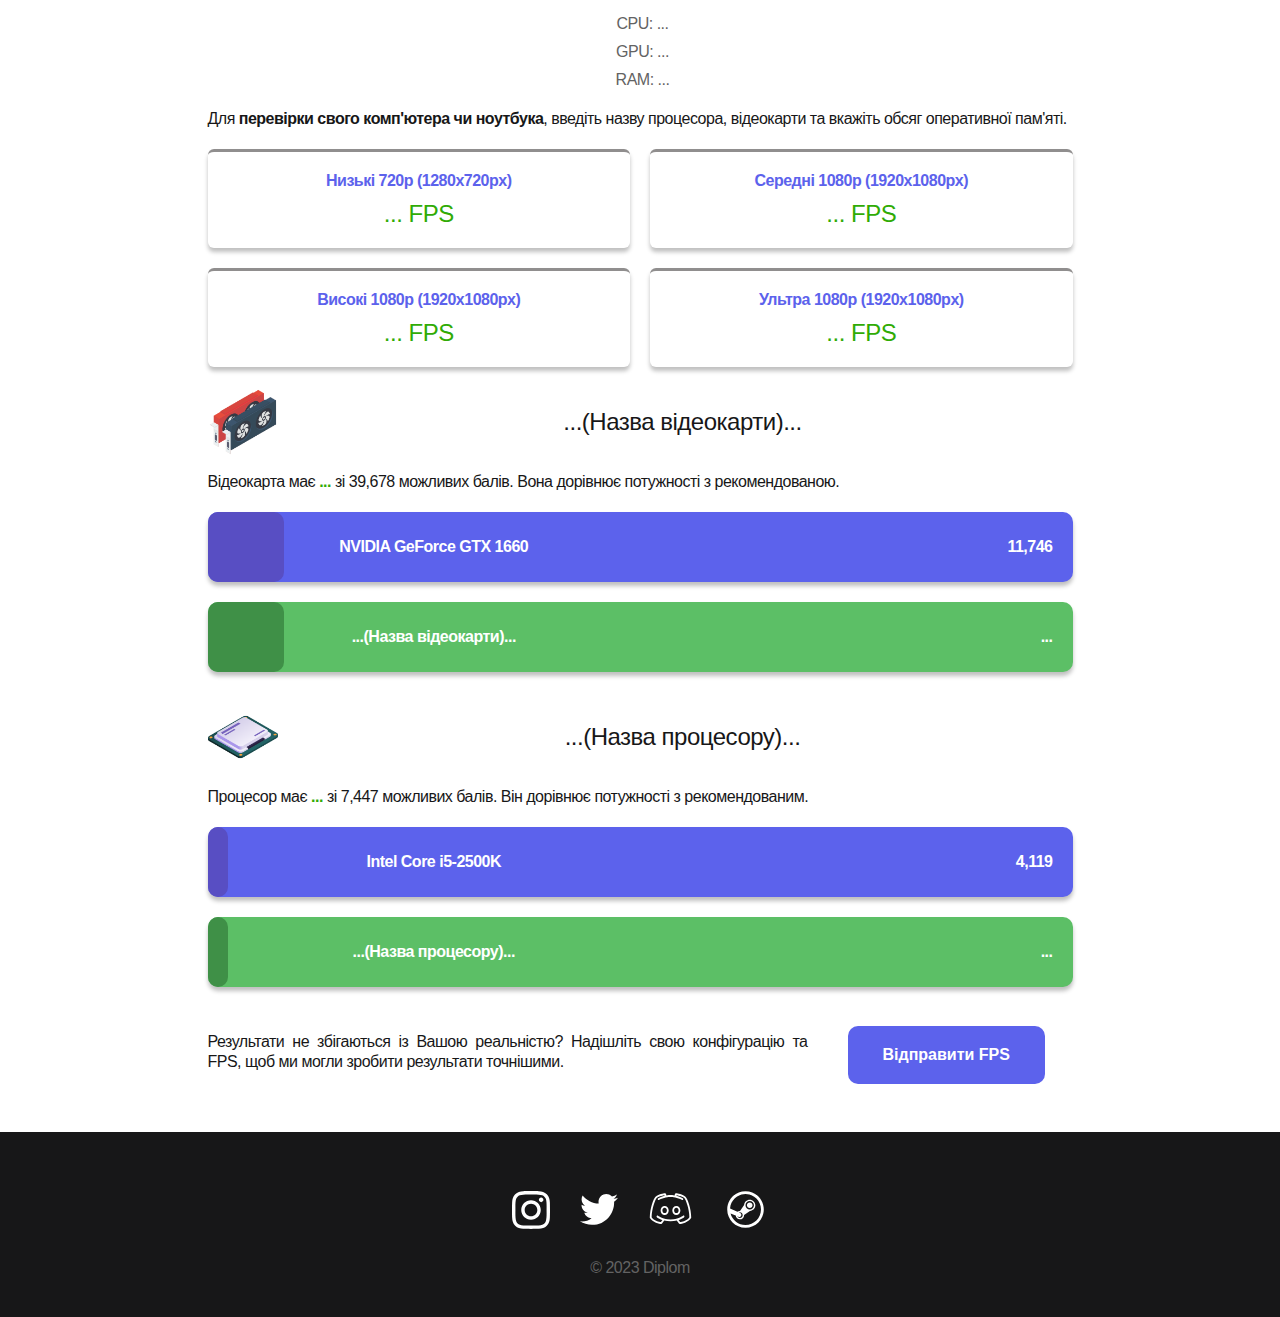
<file: project_game/game_cod_warzone.html>
<!DOCTYPE html>
<html lang="en">
<head>
    <meta charset="UTF-8">
    <meta http-equiv="X-UA-Compatible" content="IE=edge">
    <meta name="viewport" content="width=device-width, initial-scale=1.0">
    <title>Game FPS</title>
    <link rel="stylesheet" href="../css/main.css">
<link rel="stylesheet" href="../css/app.css">
</head>
<body>
    <nav class="nav">
        <div class="container">
            <div class="nav-row">
                <a href="../index.html" class="logo"><strong>G@me</strong> FPS</a>

                <button class="dark-mode-btn">
                    <img src="../img/icons/sun.svg" alt="Light mode" class="dark-mode-btn__icon">
                    <img src="../img/icons/moon.svg" alt="Dark mode" class="dark-mode-btn__icon">
                </button>

                <ul class="nav-list">
                    <li class="nav-list__item"><a href="../index.html" class="nav-list__link nav-list__link--active">Projects</a></li>
                    <li class="nav-list__item"><a href="../cpu.html" class="nav-list__link">
                        Comparison CPU </a></li>
                    <li class="nav-list__item"><a href="../gpu.html" class="nav-list__link">
                        Comparison GPU </a></li>
                   <li class="nav-list__item"><a href="../donation.html" class="nav-list__link">Donations for UA</a></li>
                    <li class="nav-list__item"><a href="../contacts.html" class="nav-list__link">Contacts</a></li>
                </ul>
            </div>
        </div>
    </nav>

    <main class="section">
        <div class="container">
            <div class="project-details">
                <h1 class="title-1">Call of Duty: Warzone</h1>
                <div class="game-container" itemscope="" itemprop="itemReviewed" itemtype="https://schema.org/VideoGame">
  
  <div class="cirt-header-background" style="background: url( ../img/projects/poster_cod_warzone.jpg) no-repeat; background-size:cover;">
    <div class="cirt-header">
        <div class="cirt-img">
        <img itemprop="image" src="../img/projects/logo_cod_warzone.jpg" alt="Call of Duty: Warzone">
      </div>
      <div class="cirt-header-info">    
        <ul class="black">
          <li ><span class="gray">Разработчик:</span> Activision</li>
          <li><span class="gray">Дата выхода:</span> Mar 10, 2020</li>
          <li><span class="gray">Рейтинг Metacritic:</span> 80</li>
        </ul>
      </div>
      <div class="rating-background" itemprop="aggregateRating" itemscope="" itemtype="http://schema.org/AggregateRating">
        <div class="rating-top">
          <div class="rating">
            <div class="rating-stars">
              <meta itemprop="worstRating" content="1"><meta itemprop="bestRating" content="5">
              <div class="current-rating" style="width:72%;"></div>
              <div class="r1" onclick="doRate('1', 'gta-5')">1</div>
              <div class="r2" onclick="doRate('2', 'gta-5')">2</div>
              <div class="r3" onclick="doRate('3', 'gta-5')">3</div>
              <div class="r4" onclick="doRate('4', 'gta-5')">4</div>
              <div class="r5" onclick="doRate('5', 'gta-5')">5</div>
            </div>
          </div>
          <div class="rating-number">
            <div class="rating-value" itemprop="ratingValue">3.7</div><span>/5</span>
          </div>
        </div>
        <div class="rating-count">
          Всего голосов: <span itemprop="reviewCount">8</span>
        </div>
      </div>
        
    </div>
  </div>
  <div class="cirt-system-info">
    <div class="cirt-system-descr">
      <p>
        <span class="pp">Дізнайтеся, <strong>чи піде Call of Duty: Warzone на Вашому ПК</strong> або будь-якої іншої конфігурації. Просто вкажіть процесор, відеокарту, кількість оперативної пам'яті, і ми сформуємо для Вас звіт продуктивності.</span>
      </p>
        <p class="download-info"><span class="pp"><b><br>Скачайте нашу програму для Windows</b>, щоб швидко дізнатися параметри своїх комплектуючих.</span></p>
    </div>
    <div class="download-programm">
      <a href="...">Скачати</a>
    </div>
  </div>
<div class="test-info">
        <div class="choose_configuration">
    <form action="..." method="post" class="cirt-form">
      <input type="hidden" name="_token" value="JM6Lo6yBOi6GX0OkUwsG0n4ySj8mZwmlLsGZYaC4">      <label class="choose_cirt">Процесор<div class="choose_cpu_input"><input class="search-content" placeholder="Введіть назву..." name="search_cpus" onkeyup="javascript:load_data(this.value, 'cpus', 'cpus', 'game')" autocomplete="off"><span id="search_result_cpus"></span></div></label>
      <label class="choose_cirt">Відеокарта<div class="choose_gpu_input"><input class="search-content" placeholder="Введіть назву..." name="search_videocards" onkeyup="javascript:load_data(this.value, 'videocards', 'videocards', 'game')" autocomplete="off"><span id="search_result_videocards"></span></div></label>
      <label class="choose_cirt">ОЗУ<select class="choose_ram_input" name="search_ram">
                <option value="1">1 ГБ</option>
        <option value="2">2 ГБ</option>
        <option value="3">3 ГБ</option>
        <option value="4">4 ГБ</option>
        <option value="6">6 ГБ</option>
        <option value="8">8 ГБ</option>
        <option value="10">10 ГБ</option>
        <option value="12">12 ГБ</option>
        <option value="16">16 ГБ</option>
        <option value="32">32 ГБ</option>
        <option value="64">64 ГБ</option>
      </select></label>
      <button type="submit" class="send_configuration">Перевірити</button>
    </form>
  </div>
      </div>
  <div class="game-system-req">
    <div class="game-system-req-min">
      <span class="game-system-req-header">Мінімальні системні вимоги</span>
      <div class="gsrm-data-min">
        <div class="gsrm-object">
          <div class="gsrm-cpu">
          </div>
          <div class="gsrm-text">
            <div>Процессор: <span>Intel Core i3-4340 або AMD FX-6300</span></div>
<!--              <img src="../icons/success.svg" alt="result for minimal cpu">-->
          </div>
        </div>
        <div class="gsrm-object">
          <div class="gsrm-ram">
          </div>
          <div class="gsrm-text">
            <div>Оперативна пам'ять: <span>8 GB</span></div>
<!--              <img src="../icons/success.svg" alt="result for minimal ram">-->
          </div>
        </div>
        <div class="gsrm-object">
          <div class="gsrm-gpu">
          </div>
          <div class="gsrm-text">
            <div>Відеокарта: <span> NVIDIA GeForce GTX 1650 або AMD Radeon HD 7950 </span></div>
<!--              <img src="../icons/success.svg" alt="result for minimal gpu">-->
          </div>
        </div>
        <div class="gsrm-object">
          <div class="gsrm-hdd">
          </div>
          <div class="gsrm-text">
            <div>Займане місце на диску:</div> 175 GB
          </div>
        </div>
        <div class="gsrm-object">
          <div class="gsrm-os">
          </div>
          <div class="gsrm-text">
            <div>Операційна система:</div> Windows 7
          </div>
        </div>
      </div>
      <div class="percent_req"><span class="green"><b>88.4 %</b></span> відомих відеокарт та процесорів підходять під мінімальні вимоги.</div>
    </div>
    <div class="game-system-req-max">
      <span class="game-system-req-header">Рекомендовані системні вимоги</span>
      <div class="gsrm-data-max">
        <div class="gsrm-object">
          <div class="gsrm-cpu">
          </div>
          <div class="gsrm-text">
            <div>Процессор: <span>Intel Core i5-2500K або AMD Ryzen R5 1600X</span></div>
<!--              <img src="../icons/success.svg" alt="result for recommended cpu">-->
          </div>
        </div>
        <div class="gsrm-object">
          <div class="gsrm-ram">
          </div>
          <div class="gsrm-text">
            <div>Оперативна пам'ять: <span>12 GB</span></div>
<!--              <img src="../icons/success.svg" alt="result for recommended ram">-->
          </div>
        </div>
        <div class="gsrm-object">
          <div class="gsrm-gpu">
          </div>
          <div class="gsrm-text">
            <div>Відеокарта: <span>NVIDIA GeForce GTX 1660 або AMD Radeon RX 580 </span></div>
<!--              <img src="../icons/success.svg" alt="result for recommended gpu">-->
          </div>
        </div>
        <div class="gsrm-object">
          <div class="gsrm-hdd">
          </div>
          <div class="gsrm-text">
            <div>Займане місце на диску:</div> 175   GB
          </div>
        </div>
        <div class="gsrm-object">
          <div class="gsrm-os">
          </div>
          <div class="gsrm-text">
            <div>Операційна система:</div> Windows 10
          </div>
        </div>
      </div>
      <div class="percent_req"><span class="green"><b>82.6 %</b></span> відомих відеокарт та процесорів підходять під рекомендовані вимоги.</div>
    </div>
  </div>
</div>
<div class="result-of-test">
    <div class="result-title">
            <img src="../img/icons/success.svg" alt="warning">
      <h2>Тестовий результат</h2>
          </div>
    <div class="text-info">
    <p class="text-info-p">
       Це <b>тестові дані</b> про кількість FPS у грі, які складені за допомогою аналізу рекомендованих вимог. Варто пам'ятати, що не всі ігри мають оптимізацію під заявлені вимоги. Для цього були взяті наступні комплектуючі:</p>
      <ul >
        <li>CPU: ...</li>
        <li>GPU: ...</li>
        <li>RAM: ...</li>
      </ul>
       <p class="text-info-p">Для <b>перевірки свого комп'ютера чи ноутбука</b>, введіть назву процесора, відеокарти та вкажіть обсяг оперативної пам'яті.
          </p></div>
        <div class="fps-result-block">
      <div class="fps-result-element">
        <div class="fps-result-title">
          Низькі 720p (1280x720px)
        </div>
          <span class="green">... FPS</span>
      </div>
      <div class="fps-result-element">
        <div class="fps-result-title">
          Середні 1080p (1920x1080px)
        </div>
          <span class="green">... FPS</span>
      </div>
      <div class="fps-result-element">
        <div class="fps-result-title">
        Високі 1080p (1920x1080px)
        </div>
          <span class="green">... FPS</span>
      </div>
      <div class="fps-result-element">
        <div class="fps-result-title">
        Ультра 1080p (1920x1080px)
        </div>
          <span class="green">... FPS</span>
      </div>
    </div>
    <div class="your-gpu-test">
      <div class="your-gpu">
        <img src="../img/icons/gpu_big.svg" src="../icons/no_image.jpg" alt="Відеокарта" class="lozad">
        ...(Назва відеокарти)...
      </div>
      <p class="text-info-p">
         Відеокарта має <span class="green"><b> ... </b></span> зі 39,678 можливих балів.
                  Вона дорівнює потужності з рекомендованою.
              </p>
      <div class="charts">
        <div class="chart-req">
          <div class="chart-req-score" style="width:calc(11.2% - 20px)">
          </div>
          <div class="chart-req-name">
            NVIDIA GeForce GTX 1660
          </div>
          <div class="chart-req-result">
            11,746
          </div>
        </div>
        <div class="chart-your">
          <div class="chart-your-score" style="width:calc(11.2% - 20px)">
          </div>
          <div class="chart-your-name">
            ...(Назва відеокарти)...
          </div>
          <div class="chart-your-result">
            ...
                      </div>
        </div>
      </div>
    </div>
    <div class="your-cpu-test">
      <div class="your-cpu">
        <img src="../img/icons/cpu_big.svg" src="../icons/no_image.jpg" alt="Процесор" class="lozad">
        ...(Назва процесору)...
      </div>
      <p class="text-info-p" >
         Процесор має <span class="green"><b> ... </b></span> зі 7,447 можливих балів.
                   Він дорівнює потужності з рекомендованим.
              </p>
      <div class="charts">
        <div class="chart-req">
          <div class="chart-req-score" style="width:calc(4.7% - 20px)">
          </div>
          <div class="chart-req-name">
            Intel Core i5-2500K  
          </div>
          <div class="chart-req-result">
            4,119
          </div>
        </div>
        <div class="chart-your">
          <div class="chart-your-score" style="width:calc(4.7% - 20px)">
          </div>
          <div class="chart-your-name">
            ...(Назва процесору)...
          </div>
          <div class="chart-your-result">
            ...
                      </div>
        </div>
      </div>
    </div>
    <div class="send-fps">
      <p class="text-info-p">Результати не збігаються із Вашою реальністю? Надішліть свою конфігурацію та FPS, щоб ми могли зробити результати точнішими.</p>
      <button class="send-fps-button" onclick="openModalFps()">Відправити FPS</button>
    </div>
  </div>

            </div>
        </div>
    </main>

    <footer class="footer">
        <div class="container">
            <div class="footer__wrapper">
                <ul class="social">
                    <li class="social__item"><a href="#!"><img src="../img/icons/instagram.svg" alt="Link"></a></li>
                    <li class="social__item"><a href="#!"><img src="../img/icons/twitter.svg" alt="Link"></a></li>
                    <li class="social__item"><a href="#!"><img src="../img/icons/discord.svg" alt="Link"></a></li>
                    <li class="social__item"><a href="#!"><img src="../img/icons/steam.svg" alt="Link"></a></li>
                </ul>
                <div class="copyright">
                    <p>© 2023 Diplom</p>
                </div>
            </div>
        </div>
    </footer>

    <script src="../js/main.js"></script>

</body>
</html>
</file>
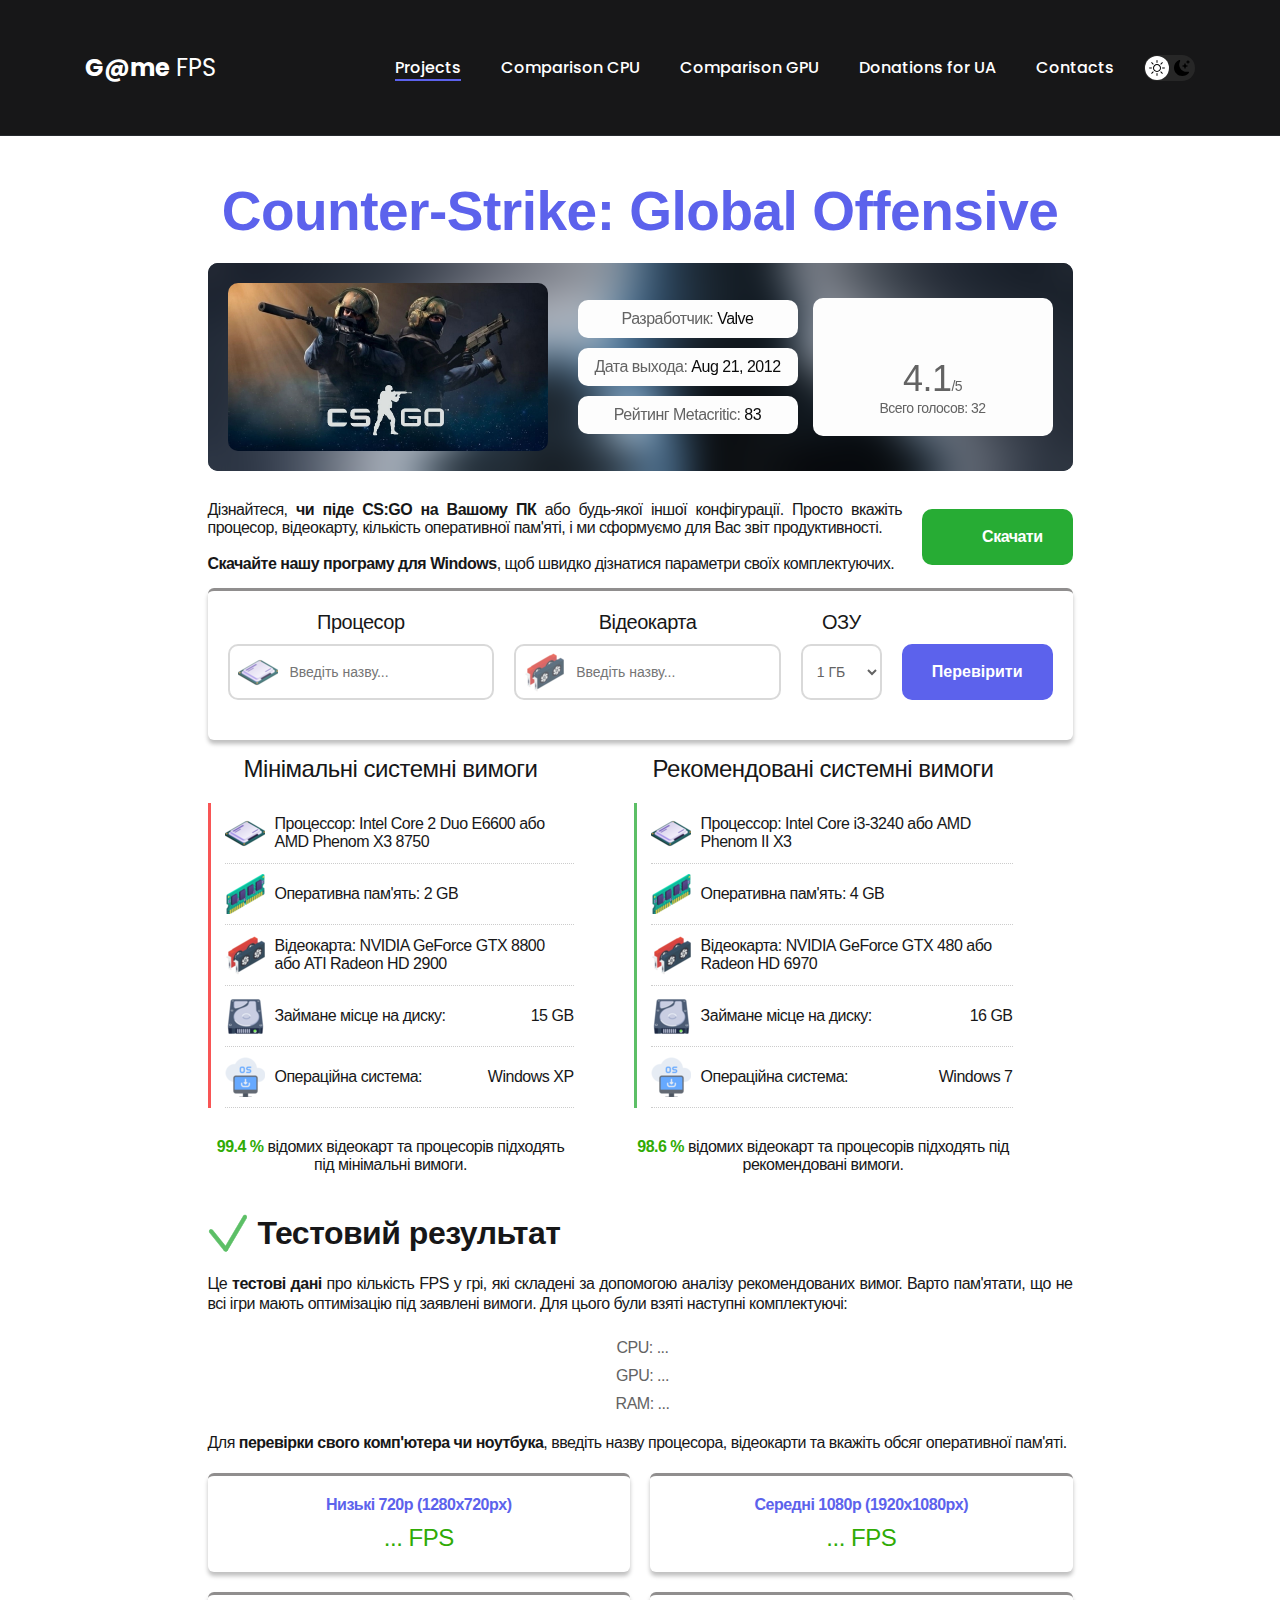
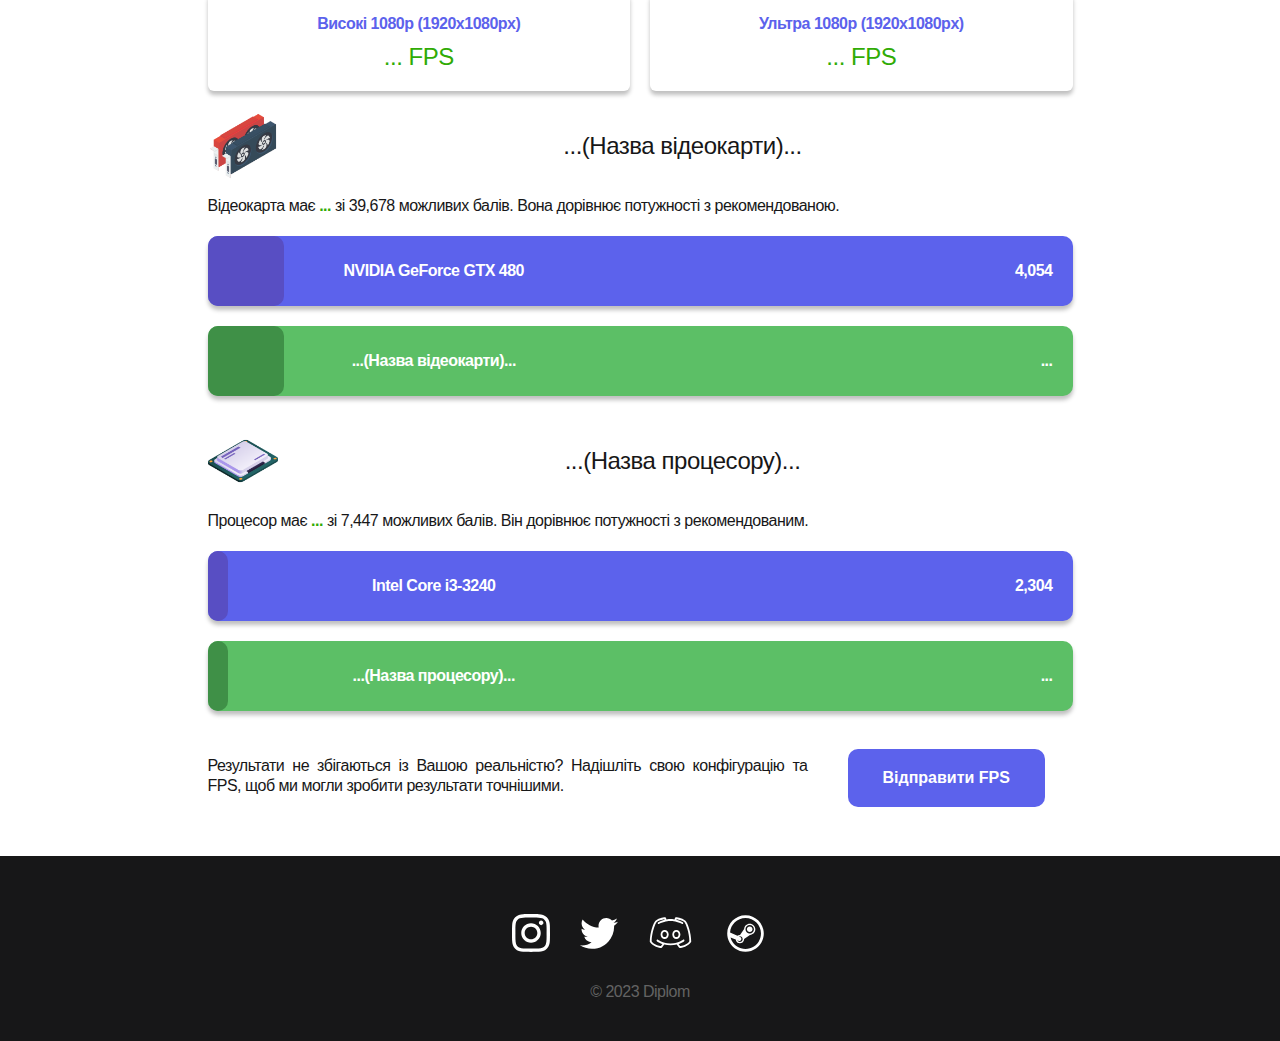
<file: project_game/game_cs_go.html>
<!DOCTYPE html>
<html lang="en">
<head>
    <meta charset="UTF-8">
    <meta http-equiv="X-UA-Compatible" content="IE=edge">
    <meta name="viewport" content="width=device-width, initial-scale=1.0">
    <title>Game FPS</title>
    <link rel="stylesheet" href="../css/main.css">
<link rel="stylesheet" href="../css/app.css">
</head>
<body>
    <nav class="nav">
        <div class="container">
            <div class="nav-row">
                <a href="../index.html" class="logo"><strong>G@me</strong> FPS</a>

                <button class="dark-mode-btn">
                    <img src="../img/icons/sun.svg" alt="Light mode" class="dark-mode-btn__icon">
                    <img src="../img/icons/moon.svg" alt="Dark mode" class="dark-mode-btn__icon">
                </button>

                <ul class="nav-list">
                    <li class="nav-list__item"><a href="../index.html" class="nav-list__link nav-list__link--active">Projects</a></li>
                    <li class="nav-list__item"><a href="../cpu.html" class="nav-list__link">
                        Comparison CPU </a></li>
                    <li class="nav-list__item"><a href="../gpu.html" class="nav-list__link">
                        Comparison GPU </a></li>
                   <li class="nav-list__item"><a href="../donation.html" class="nav-list__link">Donations for UA</a></li>
                    <li class="nav-list__item"><a href="../contacts.html" class="nav-list__link">Contacts</a></li>
                </ul>
            </div>
        </div>
    </nav>

    <main class="section">
        <div class="container">
            <div class="project-details">
                <h1 class="title-1">Counter-Strike: Global Offensive</h1>
                <div class="game-container" itemscope="" itemprop="itemReviewed" itemtype="https://schema.org/VideoGame">

  <div class="cirt-header-background" style="background: url( ../img/projects/poster_cs_go.jpg) no-repeat; background-size:cover;">
    <div class="cirt-header">
        <div class="cirt-img">
        <img itemprop="image" src="../img/projects/logo_cs_go_2.jpg" alt="Cs:Go">
      </div>
      <div class="cirt-header-info">    
        <ul class="black">
          <li ><span class="gray">Разработчик:</span> Valve</li>
          <li><span class="gray">Дата выхода:</span> Aug 21, 2012</li>
          <li><span class="gray">Рейтинг Metacritic:</span> 83</li>
        </ul>
      </div>
      <div class="rating-background" itemprop="aggregateRating" itemscope="" itemtype="http://schema.org/AggregateRating">
        <div class="rating-top">
          <div class="rating">
            <div class="rating-stars">
              <meta itemprop="worstRating" content="1"><meta itemprop="bestRating" content="5">
              <div class="current-rating" style="width:83%;"></div>
              <div class="r1" onclick="doRate('1', 'gta-5')">1</div>
              <div class="r2" onclick="doRate('2', 'gta-5')">2</div>
              <div class="r3" onclick="doRate('3', 'gta-5')">3</div>
              <div class="r4" onclick="doRate('4', 'gta-5')">4</div>
              <div class="r5" onclick="doRate('5', 'gta-5')">5</div>
            </div>
          </div>
          <div class="rating-number">
            <div class="rating-value" itemprop="ratingValue">4.1</div><span>/5</span>
          </div>
        </div>
        <div class="rating-count">
          Всего голосов: <span itemprop="reviewCount">32</span>
        </div>
      </div>
    </div>
  </div>
  <div class="cirt-system-info">
    <div class="cirt-system-descr">
      <p>
        <span class="pp">Дізнайтеся, <strong>чи піде CS:GO  на Вашому ПК</strong> або будь-якої іншої конфігурації. Просто вкажіть процесор, відеокарту, кількість оперативної пам'яті, і ми сформуємо для Вас звіт продуктивності.</span>
      </p>
        <p class="download-info"><span class="pp"><b><br>Скачайте нашу програму для Windows</b>, щоб швидко дізнатися параметри своїх комплектуючих.</span></p>
    </div>
    <div class="download-programm">
      <a href="...">Скачати</a>
    </div>
  </div>
                    
<div class="test-info">
        <div class="choose_configuration">
    <form action="..." method="post" class="cirt-form">
      <input type="hidden" name="_token" value="JM6Lo6yBOi6GX0OkUwsG0n4ySj8mZwmlLsGZYaC4">      <label class="choose_cirt">Процесор<div class="choose_cpu_input"><input class="search-content" placeholder="Введіть назву..." name="search_cpus" onkeyup="javascript:load_data(this.value, 'cpus', 'cpus', 'game')" autocomplete="off"><span id="search_result_cpus"></span></div></label>
      <label class="choose_cirt">Відеокарта<div class="choose_gpu_input"><input class="search-content" placeholder="Введіть назву..." name="search_videocards" onkeyup="javascript:load_data(this.value, 'videocards', 'videocards', 'game')" autocomplete="off"><span id="search_result_videocards"></span></div></label>
      <label class="choose_cirt">ОЗУ<select class="choose_ram_input" name="search_ram">
                <option value="1">1 ГБ</option>
        <option value="2">2 ГБ</option>
        <option value="3">3 ГБ</option>
        <option value="4">4 ГБ</option>
        <option value="6">6 ГБ</option>
        <option value="8">8 ГБ</option>
        <option value="10">10 ГБ</option>
        <option value="12">12 ГБ</option>
        <option value="16">16 ГБ</option>
        <option value="32">32 ГБ</option>
        <option value="64">64 ГБ</option>
      </select></label>
      <button type="submit" class="send_configuration">Перевірити</button>
    </form>
  </div>
      </div>

  <div class="game-system-req">
    <div class="game-system-req-min">
      <span class="game-system-req-header">Мінімальні системні вимоги</span>
      <div class="gsrm-data-min">
        <div class="gsrm-object">
          <div class="gsrm-cpu">
          </div>
          <div class="gsrm-text">
            <div>Процессор: <span>Intel Core 2 Duo E6600 або AMD Phenom X3 8750</span></div>
<!--              <img src="../icons/success.svg" alt="result for minimal cpu">-->
          </div>
        </div>
        <div class="gsrm-object">
          <div class="gsrm-ram">
          </div>
          <div class="gsrm-text">
            <div>Оперативна пам'ять: <span>2 GB</span></div>
<!--              <img src="../icons/success.svg" alt="result for minimal ram">-->
          </div>
        </div>
        <div class="gsrm-object">
          <div class="gsrm-gpu">
          </div>
          <div class="gsrm-text">
            <div>Відеокарта: <span>NVIDIA GeForce GTX 8800 або ATI Radeon HD 2900</span></div>
<!--              <img src="../icons/success.svg" alt="result for minimal gpu">-->
          </div>
        </div>
        <div class="gsrm-object">
          <div class="gsrm-hdd">
          </div>
          <div class="gsrm-text">
            <div>Займане місце на диску:</div> 15 GB
          </div>
        </div>
        <div class="gsrm-object">
          <div class="gsrm-os">
          </div>
          <div class="gsrm-text">
            <div>Операційна система:</div> Windows XP
          </div>
        </div>
      </div>
      <div class="percent_req"><span class="green"><b>99.4 %</b></span> відомих відеокарт та процесорів підходять під мінімальні вимоги.</div>
    </div>
    <div class="game-system-req-max">
      <span class="game-system-req-header">Рекомендовані системні вимоги</span>
      <div class="gsrm-data-max">
        <div class="gsrm-object">
          <div class="gsrm-cpu">
          </div>
          <div class="gsrm-text">
            <div>Процессор: <span>Intel Core i3-3240 або AMD Phenom II X3</span></div>
<!--              <img src="../icons/success.svg" alt="result for recommended cpu">-->
          </div>
        </div>
        <div class="gsrm-object">
          <div class="gsrm-ram">
          </div>
          <div class="gsrm-text">
            <div>Оперативна пам'ять: <span>4 GB</span></div>
<!--              <img src="../icons/success.svg" alt="result for recommended ram">-->
          </div>
        </div>
        <div class="gsrm-object">
          <div class="gsrm-gpu">
          </div>
          <div class="gsrm-text">
            <div>Відеокарта: <span>NVIDIA GeForce GTX 480  або  Radeon HD 6970</span></div>
<!--              <img src="../icons/success.svg" alt="result for recommended gpu">-->
          </div>
        </div>
        <div class="gsrm-object">
          <div class="gsrm-hdd">
          </div>
          <div class="gsrm-text">
            <div>Займане місце на диску:</div> 16 GB
          </div>
        </div>
        <div class="gsrm-object">
          <div class="gsrm-os">
          </div>
          <div class="gsrm-text">
            <div>Операційна система:</div> Windows 7
          </div>
        </div>
      </div>
      <div class="percent_req"><span class="green"><b>98.6 %</b></span> відомих відеокарт та процесорів підходять під рекомендовані вимоги.</div>
    </div>
  </div>
</div>
<div class="result-of-test">
    <div class="result-title">
            <img src="../img/icons/success.svg" alt="warning">
      <h2>Тестовий результат</h2>
          </div>
    <div class="text-info">
    <p class="text-info-p">
       Це <b>тестові дані</b> про кількість FPS у грі, які складені за допомогою аналізу рекомендованих вимог. Варто пам'ятати, що не всі ігри мають оптимізацію під заявлені вимоги. Для цього були взяті наступні комплектуючі:</p>
      <ul >
        <li>CPU: ...</li>
        <li>GPU: ...</li>
        <li>RAM: ...</li>
      </ul>
       <p class="text-info-p">Для <b>перевірки свого комп'ютера чи ноутбука</b>, введіть назву процесора, відеокарти та вкажіть обсяг оперативної пам'яті.
          </p></div>
        <div class="fps-result-block">
      <div class="fps-result-element">
        <div class="fps-result-title">
          Низькі 720p (1280x720px)
        </div>
          <span class="green">... FPS</span>
      </div>
      <div class="fps-result-element">
        <div class="fps-result-title">
          Середні 1080p (1920x1080px)
        </div>
          <span class="green">... FPS</span>
      </div>
      <div class="fps-result-element">
        <div class="fps-result-title">
        Високі 1080p (1920x1080px)
        </div>
          <span class="green">... FPS</span>
      </div>
      <div class="fps-result-element">
        <div class="fps-result-title">
        Ультра 1080p (1920x1080px)
        </div>
          <span class="green">... FPS</span>
      </div>
    </div>

    <div class="your-gpu-test">
      <div class="your-gpu">
        <img src="../img/icons/gpu_big.svg" src="../icons/no_image.jpg" alt="Відеокарта" class="lozad">
        ...(Назва відеокарти)...
      </div>
      <p class="text-info-p">
         Відеокарта має <span class="green"><b> ... </b></span> зі 39,678 можливих балів.
                  Вона дорівнює потужності з рекомендованою.
              </p>
      <div class="charts">
        <div class="chart-req">
          <div class="chart-req-score" style="width:calc(11.2% - 20px)">
          </div>
          <div class="chart-req-name">
            NVIDIA GeForce GTX 480
          </div>
          <div class="chart-req-result">
              4,054
          </div>
        </div>
        <div class="chart-your">
          <div class="chart-your-score" style="width:calc(11.2% - 20px)">
          </div>
          <div class="chart-your-name">
            ...(Назва відеокарти)...
          </div>
          <div class="chart-your-result">
            ...
                      </div>
        </div>
      </div>
    </div>
    <div class="your-cpu-test">
      <div class="your-cpu">
        <img src="../img/icons/cpu_big.svg" src="../icons/no_image.jpg" alt="Процесор" class="lozad">
        ...(Назва процесору)...
      </div>
      <p class="text-info-p" >
         Процесор має <span class="green"><b> ... </b></span> зі 7,447 можливих балів.
                   Він дорівнює потужності з рекомендованим.
              </p>
      <div class="charts">
        <div class="chart-req">
          <div class="chart-req-score" style="width:calc(4.7% - 20px)">
          </div>
          <div class="chart-req-name">
            Intel Core i3-3240
          </div>
          <div class="chart-req-result">       
              2,304   
          </div>
        </div>
        <div class="chart-your">
          <div class="chart-your-score" style="width:calc(4.7% - 20px)">
          </div>
          <div class="chart-your-name">
            ...(Назва процесору)...
          </div>
          <div class="chart-your-result">
            ...
                      </div>
        </div>
      </div>
    </div>
    <div class="send-fps">
      <p class="text-info-p">Результати не збігаються із Вашою реальністю? Надішліть свою конфігурацію та FPS, щоб ми могли зробити результати точнішими.</p>
      <button class="send-fps-button" onclick="openModalFps()">Відправити FPS</button>
    </div>
  </div>

            </div>
        </div>
    </main>

    <footer class="footer">
        <div class="container">
            <div class="footer__wrapper">
                <ul class="social">
                    <li class="social__item"><a href="#!"><img src="../img/icons/instagram.svg" alt="Link"></a></li>
                    <li class="social__item"><a href="#!"><img src="../img/icons/twitter.svg" alt="Link"></a></li>
                    <li class="social__item"><a href="#!"><img src="../img/icons/discord.svg" alt="Link"></a></li>
                    <li class="social__item"><a href="#!"><img src="../img/icons/steam.svg" alt="Link"></a></li>
                </ul>
                <div class="copyright">
                    <p>© 2023 Diplom</p>
                </div>
            </div>
        </div>
    </footer>

    <script src="../js/main.js"></script>

</body>
</html>
</file>
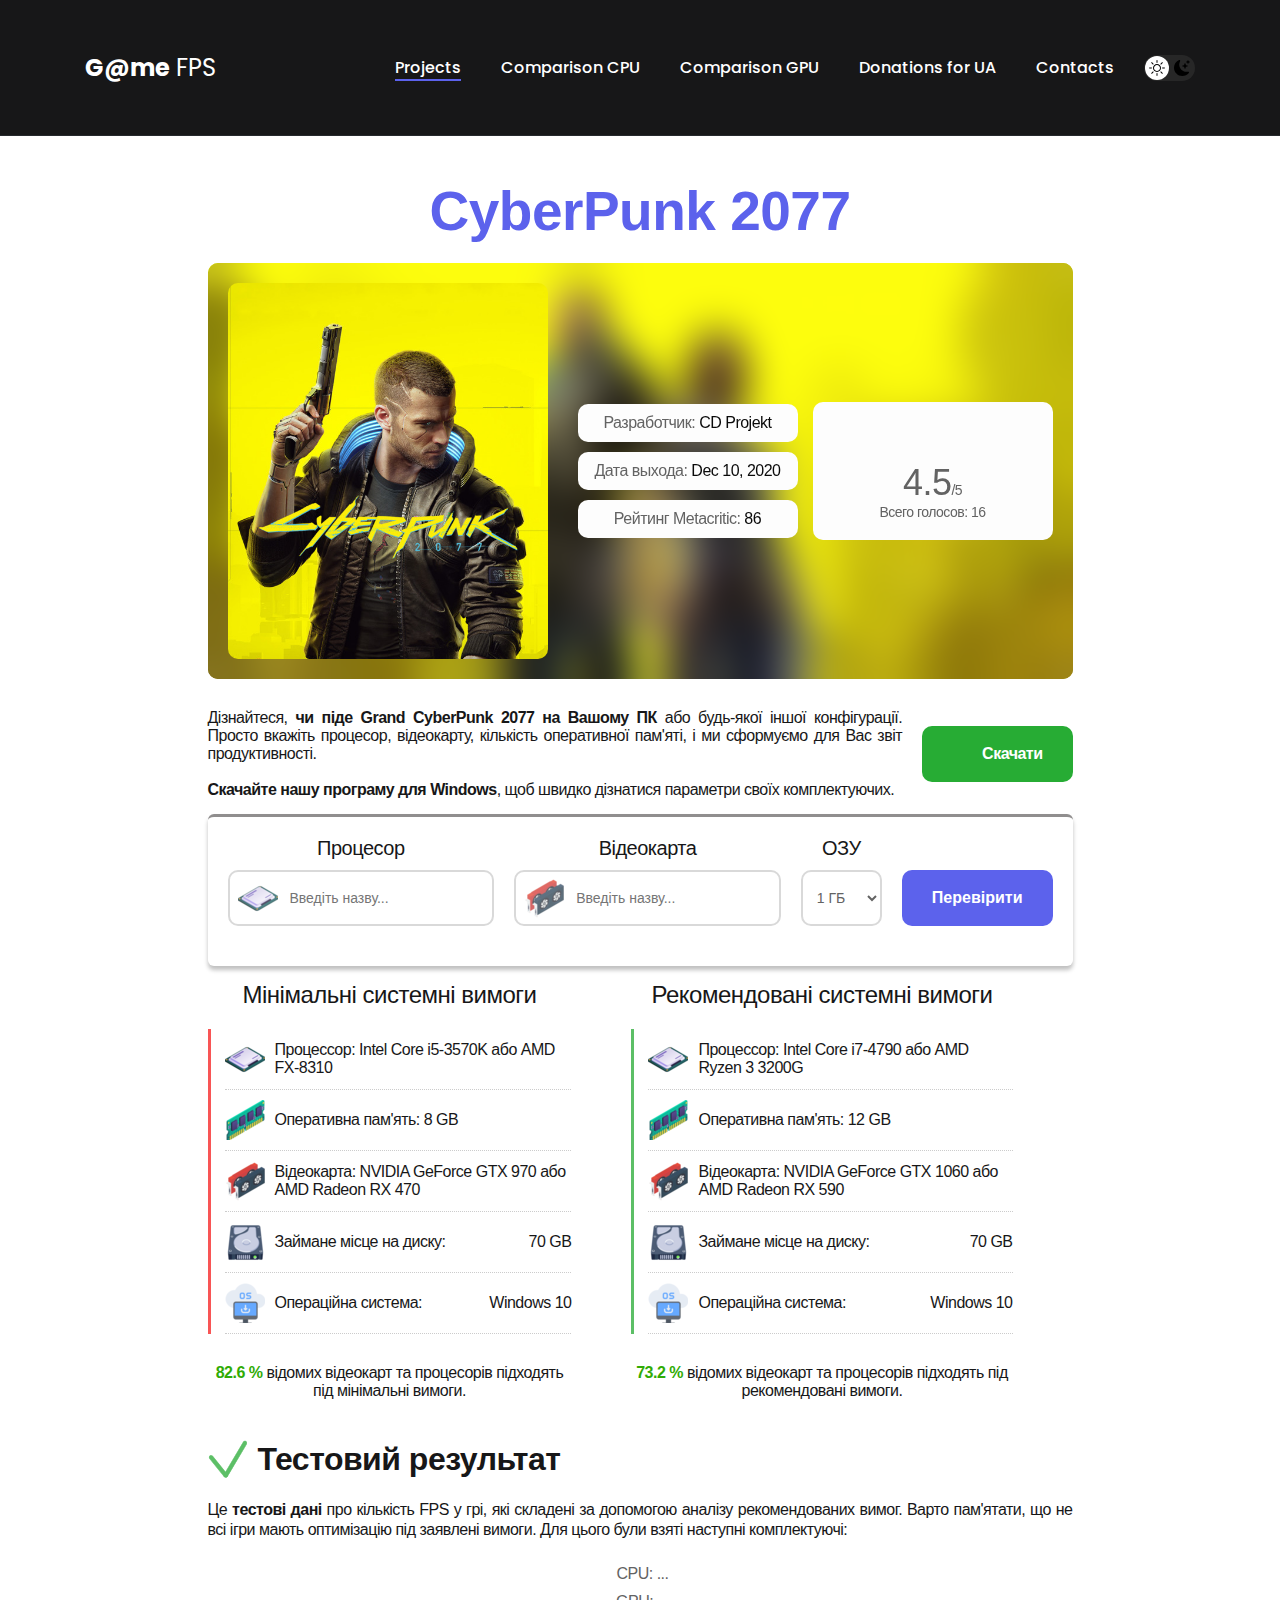
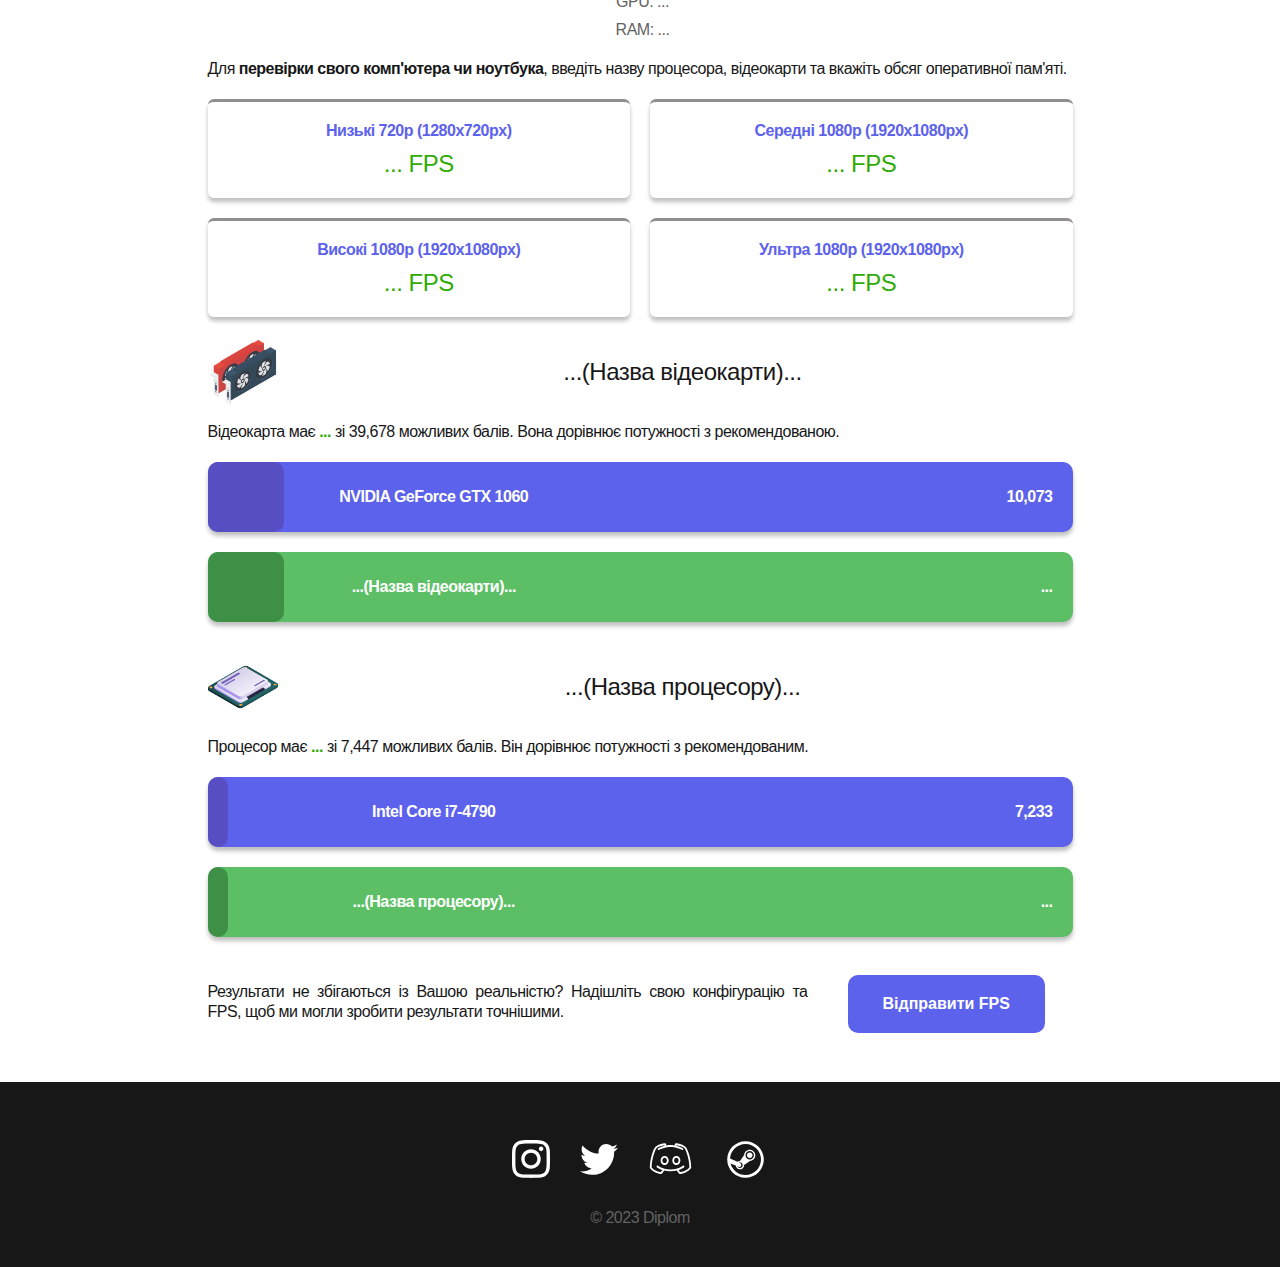
<file: project_game/game_cyberpunk2077.html>
<!DOCTYPE html>
<html lang="en">
<head>
    <meta charset="UTF-8">
    <meta http-equiv="X-UA-Compatible" content="IE=edge">
    <meta name="viewport" content="width=device-width, initial-scale=1.0">
    <title>Game FPS</title>
    <link rel="stylesheet" href="../css/main.css">
<link rel="stylesheet" href="../css/app.css">
</head>
<body>
    <nav class="nav">
        <div class="container">
            <div class="nav-row">
                <a href="../index.html" class="logo"><strong>G@me</strong> FPS</a>

                <button class="dark-mode-btn">
                    <img src="../img/icons/sun.svg" alt="Light mode" class="dark-mode-btn__icon">
                    <img src="../img/icons/moon.svg" alt="Dark mode" class="dark-mode-btn__icon">
                </button>

                <ul class="nav-list">
                    <li class="nav-list__item"><a href="../index.html" class="nav-list__link nav-list__link--active">Projects</a></li>
                    <li class="nav-list__item"><a href="../cpu.html" class="nav-list__link">
                        Comparison CPU </a></li>
                    <li class="nav-list__item"><a href="../gpu.html" class="nav-list__link">
                        Comparison GPU </a></li>
                   <li class="nav-list__item"><a href="../donation.html" class="nav-list__link">Donations for UA</a></li>
                    <li class="nav-list__item"><a href="../contacts.html" class="nav-list__link">Contacts</a></li>
                </ul>
            </div>
        </div>
    </nav>

    <main class="section">
        <div class="container">
            <div class="project-details">
                <h1 class="title-1">CyberPunk 2077</h1>
                <div class="game-container" itemscope="" itemprop="itemReviewed" itemtype="https://schema.org/VideoGame">

  <div class="cirt-header-background" style="background: url( ../img/projects/poster_cyberpunk.jpg) no-repeat; background-size:cover;">
    <div class="cirt-header">
        <div class="cirt-img">
        <img itemprop="image" src="../img/projects/logo_cyberpunk.jpg" alt="Cyberpunk 2077">
      </div>
      <div class="cirt-header-info">    
        <ul class="black">
          <li ><span class="gray">Разработчик:</span>  CD Projekt</li>
          <li><span class="gray">Дата выхода:</span> Dec 10, 2020</li>
          <li><span class="gray">Рейтинг Metacritic:</span> 86</li>
        </ul>
      </div>
      <div class="rating-background" itemprop="aggregateRating" itemscope="" itemtype="http://schema.org/AggregateRating">
        <div class="rating-top">
          <div class="rating">
            <div class="rating-stars">
              <meta itemprop="worstRating" content="1"><meta itemprop="bestRating" content="5">
              <div class="current-rating" style="width:90%;"></div>
              <div class="r1" onclick="doRate('1', 'gta-5')">1</div>
              <div class="r2" onclick="doRate('2', 'gta-5')">2</div>
              <div class="r3" onclick="doRate('3', 'gta-5')">3</div>
              <div class="r4" onclick="doRate('4', 'gta-5')">4</div>
              <div class="r5" onclick="doRate('5', 'gta-5')">5</div>
            </div>
          </div>
          <div class="rating-number">
            <div class="rating-value" itemprop="ratingValue">4.5</div><span>/5</span>
          </div>
        </div>
        <div class="rating-count">
          Всего голосов: <span itemprop="reviewCount">16</span>
        </div>
      </div>
    </div>
  </div>
  <div class="cirt-system-info">
    <div class="cirt-system-descr">
      <p>
        <span class="pp">Дізнайтеся, <strong>чи піде Grand CyberPunk 2077 на Вашому ПК</strong> або будь-якої іншої конфігурації. Просто вкажіть процесор, відеокарту, кількість оперативної пам'яті, і ми сформуємо для Вас звіт продуктивності.</span>
      </p>
        <p class="download-info"><span class="pp"><b><br>Скачайте нашу програму для Windows</b>, щоб швидко дізнатися параметри своїх комплектуючих.</span></p>
    </div>
    <div class="download-programm">
      <a href="...">Скачати</a>
    </div>
  </div>
                    
 <div class="test-info">
        <div class="choose_configuration">
    <form action="..." method="post" class="cirt-form">
      <input type="hidden" name="_token" value="JM6Lo6yBOi6GX0OkUwsG0n4ySj8mZwmlLsGZYaC4">      <label class="choose_cirt">Процесор<div class="choose_cpu_input"><input class="search-content" placeholder="Введіть назву..." name="search_cpus" onkeyup="javascript:load_data(this.value, 'cpus', 'cpus', 'game')" autocomplete="off"><span id="search_result_cpus"></span></div></label>
      <label class="choose_cirt">Відеокарта<div class="choose_gpu_input"><input class="search-content" placeholder="Введіть назву..." name="search_videocards" onkeyup="javascript:load_data(this.value, 'videocards', 'videocards', 'game')" autocomplete="off"><span id="search_result_videocards"></span></div></label>
      <label class="choose_cirt">ОЗУ<select class="choose_ram_input" name="search_ram">
                <option value="1">1 ГБ</option>
        <option value="2">2 ГБ</option>
        <option value="3">3 ГБ</option>
        <option value="4">4 ГБ</option>
        <option value="6">6 ГБ</option>
        <option value="8">8 ГБ</option>
        <option value="10">10 ГБ</option>
        <option value="12">12 ГБ</option>
        <option value="16">16 ГБ</option>
        <option value="32">32 ГБ</option>
        <option value="64">64 ГБ</option>
      </select></label>
      <button type="submit" class="send_configuration">Перевірити</button>
    </form>
  </div>
      </div>
                    
  <div class="game-system-req">
    <div class="game-system-req-min">
      <span class="game-system-req-header">Мінімальні системні вимоги</span>
      <div class="gsrm-data-min">
        <div class="gsrm-object">
          <div class="gsrm-cpu">
          </div>
          <div class="gsrm-text">
            <div>Процессор: <span>Intel Core i5-3570K або AMD FX-8310</span></div>
<!--              <img src="../icons/success.svg" alt="result for minimal cpu">-->
          </div>
        </div>
        <div class="gsrm-object">
          <div class="gsrm-ram">
          </div>
          <div class="gsrm-text">
            <div>Оперативна пам'ять: <span>8 GB</span></div>
<!--              <img src="../icons/success.svg" alt="result for minimal ram">-->
          </div>
        </div>
        <div class="gsrm-object">
          <div class="gsrm-gpu">
          </div>
          <div class="gsrm-text">
            <div>Відеокарта: <span>NVIDIA GeForce GTX 970 або AMD Radeon RX 470</span></div>
<!--              <img src="../icons/success.svg" alt="result for minimal gpu">-->
          </div>
        </div>
        <div class="gsrm-object">
          <div class="gsrm-hdd">
          </div>
          <div class="gsrm-text">
            <div>Займане місце на диску:</div> 70 GB
          </div>
        </div>
        <div class="gsrm-object">
          <div class="gsrm-os">
          </div>
          <div class="gsrm-text">
            <div>Операційна система:</div> Windows 10
          </div>
        </div>
      </div>
      <div class="percent_req"><span class="green"><b>82.6 %</b></span> відомих відеокарт та процесорів підходять під мінімальні вимоги.</div>
    </div>
    <div class="game-system-req-max">
      <span class="game-system-req-header">Рекомендовані системні вимоги</span>
      <div class="gsrm-data-max">
        <div class="gsrm-object">
          <div class="gsrm-cpu">
          </div>
          <div class="gsrm-text">
            <div>Процессор: <span>Intel Core i7-4790 або AMD Ryzen 3 3200G</span></div>
<!--              <img src="../icons/success.svg" alt="result for recommended cpu">-->
          </div>
        </div>
        <div class="gsrm-object">
          <div class="gsrm-ram">
          </div>
          <div class="gsrm-text">
            <div>Оперативна пам'ять: <span>12 GB</span></div>
<!--              <img src="../icons/success.svg" alt="result for recommended ram">-->
          </div>
        </div>
        <div class="gsrm-object">
          <div class="gsrm-gpu">
          </div>
          <div class="gsrm-text">
            <div>Відеокарта: <span>NVIDIA GeForce GTX 1060 або AMD Radeon RX 590</span></div>
<!--              <img src="../icons/success.svg" alt="result for recommended gpu">-->
          </div>
        </div>
        <div class="gsrm-object">
          <div class="gsrm-hdd">
          </div>
          <div class="gsrm-text">
            <div>Займане місце на диску:</div> 70 GB
          </div>
        </div>
        <div class="gsrm-object">
          <div class="gsrm-os">
          </div>
          <div class="gsrm-text">
            <div>Операційна система:</div> Windows 10
          </div>
        </div>
      </div>
      <div class="percent_req"><span class="green"><b>73.2 %</b></span> відомих відеокарт та процесорів підходять під рекомендовані вимоги.</div>
    </div>
  </div>
</div>
<div class="result-of-test">
    <div class="result-title">
            <img src="../img/icons/success.svg" alt="warning">
      <h2>Тестовий результат</h2>
          </div>
    <div class="text-info">
    <p class="text-info-p">
       Це <b>тестові дані</b> про кількість FPS у грі, які складені за допомогою аналізу рекомендованих вимог. Варто пам'ятати, що не всі ігри мають оптимізацію під заявлені вимоги. Для цього були взяті наступні комплектуючі:</p>
      <ul >
        <li>CPU: ...</li>
        <li>GPU: ...</li>
        <li>RAM: ...</li>
      </ul>
       <p class="text-info-p">Для <b>перевірки свого комп'ютера чи ноутбука</b>, введіть назву процесора, відеокарти та вкажіть обсяг оперативної пам'яті.
          </p></div>
        <div class="fps-result-block">
      <div class="fps-result-element">
        <div class="fps-result-title">
          Низькі 720p (1280x720px)
        </div>
          <span class="green">... FPS</span>
      </div>
      <div class="fps-result-element">
        <div class="fps-result-title">
          Середні 1080p (1920x1080px)
        </div>
          <span class="green">... FPS</span>
      </div>
      <div class="fps-result-element">
        <div class="fps-result-title">
        Високі 1080p (1920x1080px)
        </div>
          <span class="green">... FPS</span>
      </div>
      <div class="fps-result-element">
        <div class="fps-result-title">
        Ультра 1080p (1920x1080px)
        </div>
          <span class="green">... FPS</span>
      </div>
    </div>

    <div class="your-gpu-test">
      <div class="your-gpu">
        <img src="../img/icons/gpu_big.svg" src="../icons/no_image.jpg" alt="Відеокарта" class="lozad">
        ...(Назва відеокарти)...
      </div>
      <p class="text-info-p">
         Відеокарта має <span class="green"><b> ... </b></span> зі 39,678 можливих балів.
                  Вона дорівнює потужності з рекомендованою.
              </p>
      <div class="charts">
        <div class="chart-req">
          <div class="chart-req-score" style="width:calc(11.2% - 20px)">
          </div>
          <div class="chart-req-name">
            NVIDIA GeForce GTX 1060
          </div>
          <div class="chart-req-result">
            
              10,073
          </div>
        </div>
        <div class="chart-your">
          <div class="chart-your-score" style="width:calc(11.2% - 20px)">
          </div>
          <div class="chart-your-name">
            ...(Назва відеокарти)...
          </div>
          <div class="chart-your-result">
            ...
                      </div>
        </div>
      </div>
    </div>
    <div class="your-cpu-test">
      <div class="your-cpu">
        <img src="../img/icons/cpu_big.svg" src="../icons/no_image.jpg" alt="Процесор" class="lozad">
        ...(Назва процесору)...
      </div>
      <p class="text-info-p" >
         Процесор має <span class="green"><b> ... </b></span> зі 7,447 можливих балів.
                   Він дорівнює потужності з рекомендованим.
              </p>
      <div class="charts">
        <div class="chart-req">
          <div class="chart-req-score" style="width:calc(4.7% - 20px)">
          </div>
          <div class="chart-req-name">
            Intel Core i7-4790
          </div>
          <div class="chart-req-result">
            7,233
          </div>
        </div>
        <div class="chart-your">
          <div class="chart-your-score" style="width:calc(4.7% - 20px)">
          </div>
          <div class="chart-your-name">
            ...(Назва процесору)...
          </div>
          <div class="chart-your-result">
            ...
                      </div>
        </div>
      </div>
    </div>
    <div class="send-fps">
      <p class="text-info-p">Результати не збігаються із Вашою реальністю? Надішліть свою конфігурацію та FPS, щоб ми могли зробити результати точнішими.</p>
      <button class="send-fps-button" onclick="openModalFps()">Відправити FPS</button>
    </div>
  </div>

            </div>
        </div>
    </main>

    <footer class="footer">
        <div class="container">
            <div class="footer__wrapper">
                <ul class="social">
                    <li class="social__item"><a href="#!"><img src="../img/icons/instagram.svg" alt="Link"></a></li>
                    <li class="social__item"><a href="#!"><img src="../img/icons/twitter.svg" alt="Link"></a></li>
                    <li class="social__item"><a href="#!"><img src="../img/icons/discord.svg" alt="Link"></a></li>
                    <li class="social__item"><a href="#!"><img src="../img/icons/steam.svg" alt="Link"></a></li>
                </ul>
                <div class="copyright">
                    <p>© 2023 Diplom</p>
                </div>
            </div>
        </div>
    </footer>

    <script src="../js/main.js"></script>

</body>
</html>
</file>
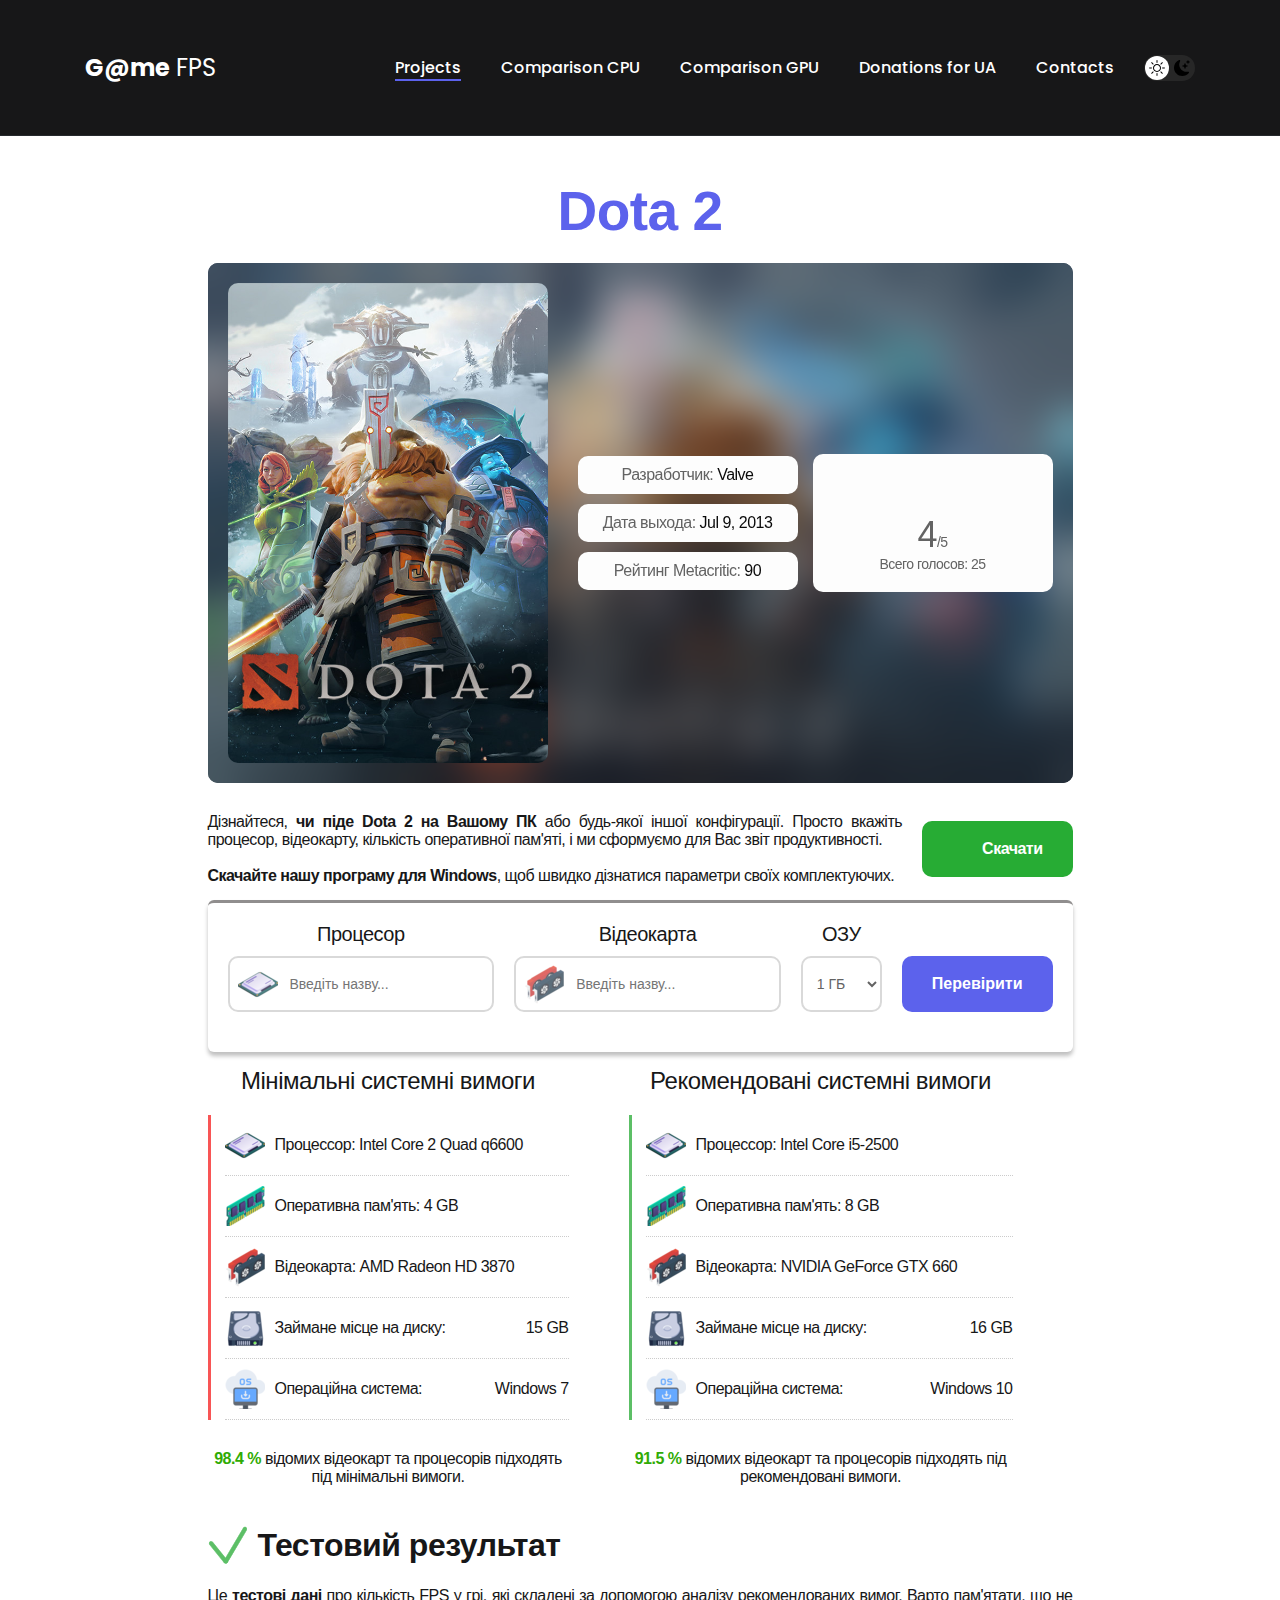
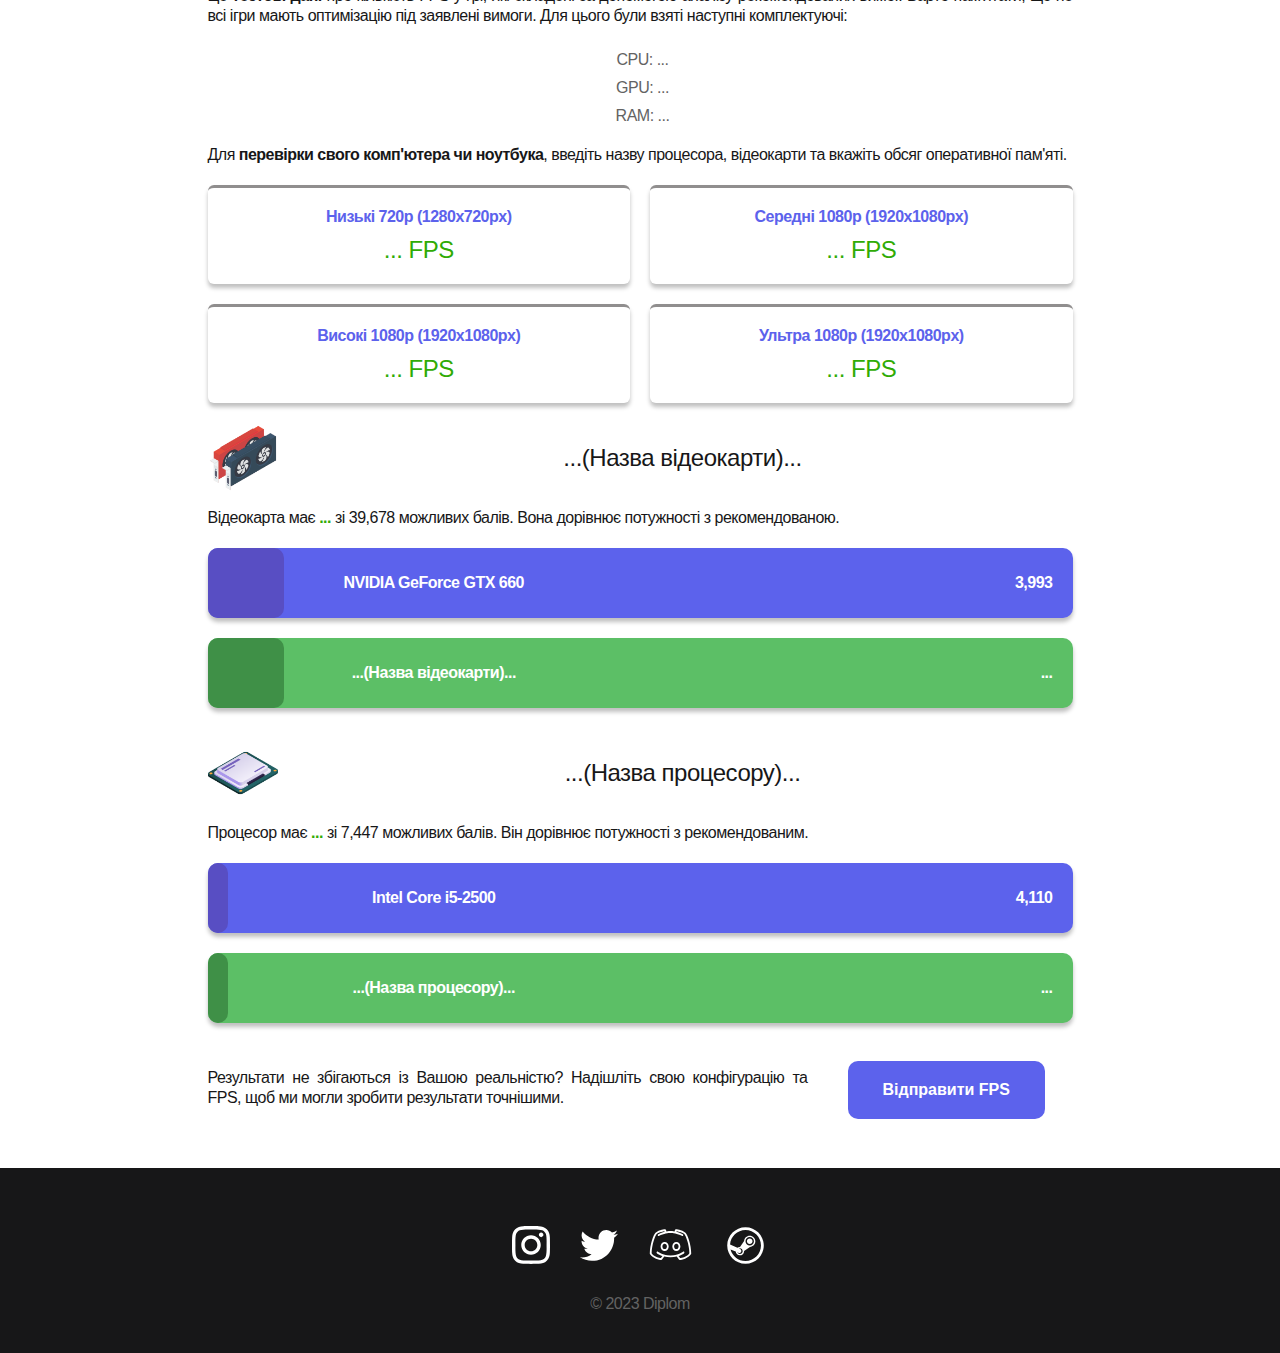
<file: project_game/game_dota_2.html>
<!DOCTYPE html>
<html lang="en">
<head>
    <meta charset="UTF-8">
    <meta http-equiv="X-UA-Compatible" content="IE=edge">
    <meta name="viewport" content="width=device-width, initial-scale=1.0">
    <title>Game FPS</title>
    <link rel="stylesheet" href="../css/main.css">
<link rel="stylesheet" href="../css/app.css">
</head>
<body>
    <nav class="nav">
        <div class="container">
            <div class="nav-row">
                <a href="../index.html" class="logo"><strong>G@me</strong> FPS</a>

                <button class="dark-mode-btn">
                    <img src="../img/icons/sun.svg" alt="Light mode" class="dark-mode-btn__icon">
                    <img src="../img/icons/moon.svg" alt="Dark mode" class="dark-mode-btn__icon">
                </button>

                <ul class="nav-list">
                    <li class="nav-list__item"><a href="../index.html" class="nav-list__link nav-list__link--active">Projects</a></li>
                    <li class="nav-list__item"><a href="../cpu.html" class="nav-list__link">
                        Comparison CPU </a></li>
                    <li class="nav-list__item"><a href="../gpu.html" class="nav-list__link">
                        Comparison GPU </a></li>
                   <li class="nav-list__item"><a href="../donation.html" class="nav-list__link">Donations for UA</a></li>
                    <li class="nav-list__item"><a href="../contacts.html" class="nav-list__link">Contacts</a></li>
                </ul>
            </div>
        </div>
    </nav>

    <main class="section">
        <div class="container">
            <div class="project-details">
                <h1 class="title-1">Dota 2</h1>

                <div class="game-container" itemscope="" itemprop="itemReviewed" itemtype="https://schema.org/VideoGame">
  

  <div class="cirt-header-background" style="background: url( ../img/projects/poster_dota2.jpg) no-repeat; background-size:cover;">
    <div class="cirt-header">
        <div class="cirt-img">
        <img itemprop="image" src="../img/projects/logo_dota_2.jpg" alt="Dota 2">
      </div>
      <div class="cirt-header-info">    
        <ul class="black">
          <li ><span class="gray">Разработчик:</span> Valve</li>
          <li><span class="gray">Дата выхода:</span> Jul 9, 2013</li>
          <li><span class="gray">Рейтинг Metacritic:</span> 90</li>
        </ul>
      </div>
      <div class="rating-background" itemprop="aggregateRating" itemscope="" itemtype="http://schema.org/AggregateRating">
        <div class="rating-top">
          <div class="rating">
            <div class="rating-stars">
              <meta itemprop="worstRating" content="1"><meta itemprop="bestRating" content="5">
              <div class="current-rating" style="width:80%;"></div>
              <div class="r1" onclick="doRate('1', 'gta-5')">1</div>
              <div class="r2" onclick="doRate('2', 'gta-5')">2</div>
              <div class="r3" onclick="doRate('3', 'gta-5')">3</div>
              <div class="r4" onclick="doRate('4', 'gta-5')">4</div>
              <div class="r5" onclick="doRate('5', 'gta-5')">5</div>
            </div>
          </div>
          <div class="rating-number">
            <div class="rating-value" itemprop="ratingValue">4</div><span>/5</span>
          </div>
        </div>
        <div class="rating-count">
          Всего голосов: <span itemprop="reviewCount">25</span>
        </div>
      </div>
    </div>
  </div>
  <div class="cirt-system-info">
    <div class="cirt-system-descr">
      <p>
        <span class="pp">Дізнайтеся, <strong>чи піде Dota 2 на Вашому ПК</strong> або будь-якої іншої конфігурації. Просто вкажіть процесор, відеокарту, кількість оперативної пам'яті, і ми сформуємо для Вас звіт продуктивності.</span>
      </p>
        <p class="download-info"><span class="pp"><b><br>Скачайте нашу програму для Windows</b>, щоб швидко дізнатися параметри своїх комплектуючих.</span></p>
    </div>
    <div class="download-programm">
      <a href="...">Скачати</a>
    </div>
  </div>
                    
<div class="test-info">
        <div class="choose_configuration">
    <form action="..." method="post" class="cirt-form">
      <input type="hidden" name="_token" value="JM6Lo6yBOi6GX0OkUwsG0n4ySj8mZwmlLsGZYaC4">      <label class="choose_cirt">Процесор<div class="choose_cpu_input"><input class="search-content" placeholder="Введіть назву..." name="search_cpus" onkeyup="javascript:load_data(this.value, 'cpus', 'cpus', 'game')" autocomplete="off"><span id="search_result_cpus"></span></div></label>
      <label class="choose_cirt">Відеокарта<div class="choose_gpu_input"><input class="search-content" placeholder="Введіть назву..." name="search_videocards" onkeyup="javascript:load_data(this.value, 'videocards', 'videocards', 'game')" autocomplete="off"><span id="search_result_videocards"></span></div></label>
      <label class="choose_cirt">ОЗУ<select class="choose_ram_input" name="search_ram">
                <option value="1">1 ГБ</option>
        <option value="2">2 ГБ</option>
        <option value="3">3 ГБ</option>
        <option value="4">4 ГБ</option>
        <option value="6">6 ГБ</option>
        <option value="8">8 ГБ</option>
        <option value="10">10 ГБ</option>
        <option value="12">12 ГБ</option>
        <option value="16">16 ГБ</option>
        <option value="32">32 ГБ</option>
        <option value="64">64 ГБ</option>
      </select></label>
      <button type="submit" class="send_configuration">Перевірити</button>
    </form>
  </div>
      </div>

  <div class="game-system-req">
    <div class="game-system-req-min">
      <span class="game-system-req-header">Мінімальні системні вимоги</span>
      <div class="gsrm-data-min">
        <div class="gsrm-object">
          <div class="gsrm-cpu">
          </div>
          <div class="gsrm-text">
            <div>Процессор: <span>Intel Core 2 Quad q6600</span></div>
<!--              <img src="../icons/success.svg" alt="result for minimal cpu">-->
          </div>
        </div>
        <div class="gsrm-object">
          <div class="gsrm-ram">
          </div>
          <div class="gsrm-text">
            <div>Оперативна пам'ять: <span>4 GB</span></div>
<!--              <img src="../icons/success.svg" alt="result for minimal ram">-->
          </div>
        </div>
        <div class="gsrm-object">
          <div class="gsrm-gpu">
          </div>
          <div class="gsrm-text">
            <div>Відеокарта: <span> AMD Radeon HD 3870</span></div>
<!--              <img src="../icons/success.svg" alt="result for minimal gpu">-->
          </div>
        </div>
        <div class="gsrm-object">
          <div class="gsrm-hdd">
          </div>
          <div class="gsrm-text">
            <div>Займане місце на диску:</div> 15 GB
          </div>
        </div>
        <div class="gsrm-object">
          <div class="gsrm-os">
          </div>
          <div class="gsrm-text">
            <div>Операційна система:</div> Windows 7
          </div>
        </div>
      </div>
      <div class="percent_req"><span class="green"><b>98.4 %</b></span> відомих відеокарт та процесорів підходять під мінімальні вимоги.</div>
    </div>
    <div class="game-system-req-max">
      <span class="game-system-req-header">Рекомендовані системні вимоги</span>
      <div class="gsrm-data-max">
        <div class="gsrm-object">
          <div class="gsrm-cpu">
          </div>
          <div class="gsrm-text">
            <div>Процессор: <span>Intel Core i5-2500</span></div>
<!--              <img src="../icons/success.svg" alt="result for recommended cpu">-->
          </div>
        </div>
        <div class="gsrm-object">
          <div class="gsrm-ram">
          </div>
          <div class="gsrm-text">
            <div>Оперативна пам'ять: <span>8 GB</span></div>
<!--              <img src="../icons/success.svg" alt="result for recommended ram">-->
          </div>
        </div>
        <div class="gsrm-object">
          <div class="gsrm-gpu">
          </div>
          <div class="gsrm-text">
            <div>Відеокарта: <span>NVIDIA GeForce GTX 660</span></div>
<!--              <img src="../icons/success.svg" alt="result for recommended gpu">-->
          </div>
        </div>
        <div class="gsrm-object">
          <div class="gsrm-hdd">
          </div>
          <div class="gsrm-text">
            <div>Займане місце на диску:</div> 16 GB
          </div>
        </div>
        <div class="gsrm-object">
          <div class="gsrm-os">
          </div>
          <div class="gsrm-text">
            <div>Операційна система:</div> Windows 10
          </div>
        </div>
      </div>
      <div class="percent_req"><span class="green"><b>91.5 %</b></span> відомих відеокарт та процесорів підходять під рекомендовані вимоги.</div>
    </div>
  </div>
</div>
<div class="result-of-test">
    <div class="result-title">
            <img src="../img/icons/success.svg" alt="warning">
      <h2>Тестовий результат</h2>
          </div>
    <div class="text-info">
    <p class="text-info-p">
       Це <b>тестові дані</b> про кількість FPS у грі, які складені за допомогою аналізу рекомендованих вимог. Варто пам'ятати, що не всі ігри мають оптимізацію під заявлені вимоги. Для цього були взяті наступні комплектуючі:</p>
      <ul >
        <li>CPU: ...</li>
        <li>GPU: ...</li>
        <li>RAM: ...</li>
      </ul>
       <p class="text-info-p">Для <b>перевірки свого комп'ютера чи ноутбука</b>, введіть назву процесора, відеокарти та вкажіть обсяг оперативної пам'яті.
          </p></div>
        <div class="fps-result-block">
      <div class="fps-result-element">
        <div class="fps-result-title">
          Низькі 720p (1280x720px)
        </div>
          <span class="green">... FPS</span>
      </div>
      <div class="fps-result-element">
        <div class="fps-result-title">
          Середні 1080p (1920x1080px)
        </div>
          <span class="green">... FPS</span>
      </div>
      <div class="fps-result-element">
        <div class="fps-result-title">
        Високі 1080p (1920x1080px)
        </div>
          <span class="green">... FPS</span>
      </div>
      <div class="fps-result-element">
        <div class="fps-result-title">
        Ультра 1080p (1920x1080px)
        </div>
          <span class="green">... FPS</span>
      </div>
    </div>
    <div class="your-gpu-test">
      <div class="your-gpu">
        <img src="../img/icons/gpu_big.svg" src="../icons/no_image.jpg" alt="Відеокарта" class="lozad">
        ...(Назва відеокарти)...
      </div>
      <p class="text-info-p">
         Відеокарта має <span class="green"><b> ... </b></span> зі 39,678 можливих балів.
                  Вона дорівнює потужності з рекомендованою.
              </p>
      <div class="charts">
        <div class="chart-req">
          <div class="chart-req-score" style="width:calc(11.2% - 20px)">
          </div>
          <div class="chart-req-name">
            NVIDIA GeForce GTX 660
          </div>
          <div class="chart-req-result">
            3,993
          </div>
        </div>
        <div class="chart-your">
          <div class="chart-your-score" style="width:calc(11.2% - 20px)">
          </div>
          <div class="chart-your-name">
            ...(Назва відеокарти)...
          </div>
          <div class="chart-your-result">
            ...
                      </div>
        </div>
      </div>
    </div>
    <div class="your-cpu-test">
      <div class="your-cpu">
        <img src="../img/icons/cpu_big.svg" src="../icons/no_image.jpg" alt="Процесор" class="lozad">
        ...(Назва процесору)...
      </div>
      <p class="text-info-p" >
         Процесор має <span class="green"><b> ... </b></span> зі 7,447 можливих балів.
                   Він дорівнює потужності з рекомендованим.
              </p>
      <div class="charts">
        <div class="chart-req">
          <div class="chart-req-score" style="width:calc(4.7% - 20px)">
          </div>
          <div class="chart-req-name">
            Intel Core i5-2500
          </div>
          <div class="chart-req-result">
            4,110
          </div>
        </div>
        <div class="chart-your">
          <div class="chart-your-score" style="width:calc(4.7% - 20px)">
          </div>
          <div class="chart-your-name">
            ...(Назва процесору)...
          </div>
          <div class="chart-your-result">
            ...
                      </div>
        </div>
      </div>
    </div>
    <div class="send-fps">
      <p class="text-info-p">Результати не збігаються із Вашою реальністю? Надішліть свою конфігурацію та FPS, щоб ми могли зробити результати точнішими.</p>
      <button class="send-fps-button" onclick="openModalFps()">Відправити FPS</button>
    </div>
  </div>

            </div>
        </div>
    </main>

    <footer class="footer">
        <div class="container">
            <div class="footer__wrapper">
                <ul class="social">
                    <li class="social__item"><a href="#!"><img src="../img/icons/instagram.svg" alt="Link"></a></li>
                    <li class="social__item"><a href="#!"><img src="../img/icons/twitter.svg" alt="Link"></a></li>
                    <li class="social__item"><a href="#!"><img src="../img/icons/discord.svg" alt="Link"></a></li>
                    <li class="social__item"><a href="#!"><img src="../img/icons/steam.svg" alt="Link"></a></li>
                </ul>
                <div class="copyright">
                    <p>© 2023 Diplom</p>
                </div>
            </div>
        </div>
    </footer>

    <script src="../js/main.js"></script>

</body>
</html>
</file>
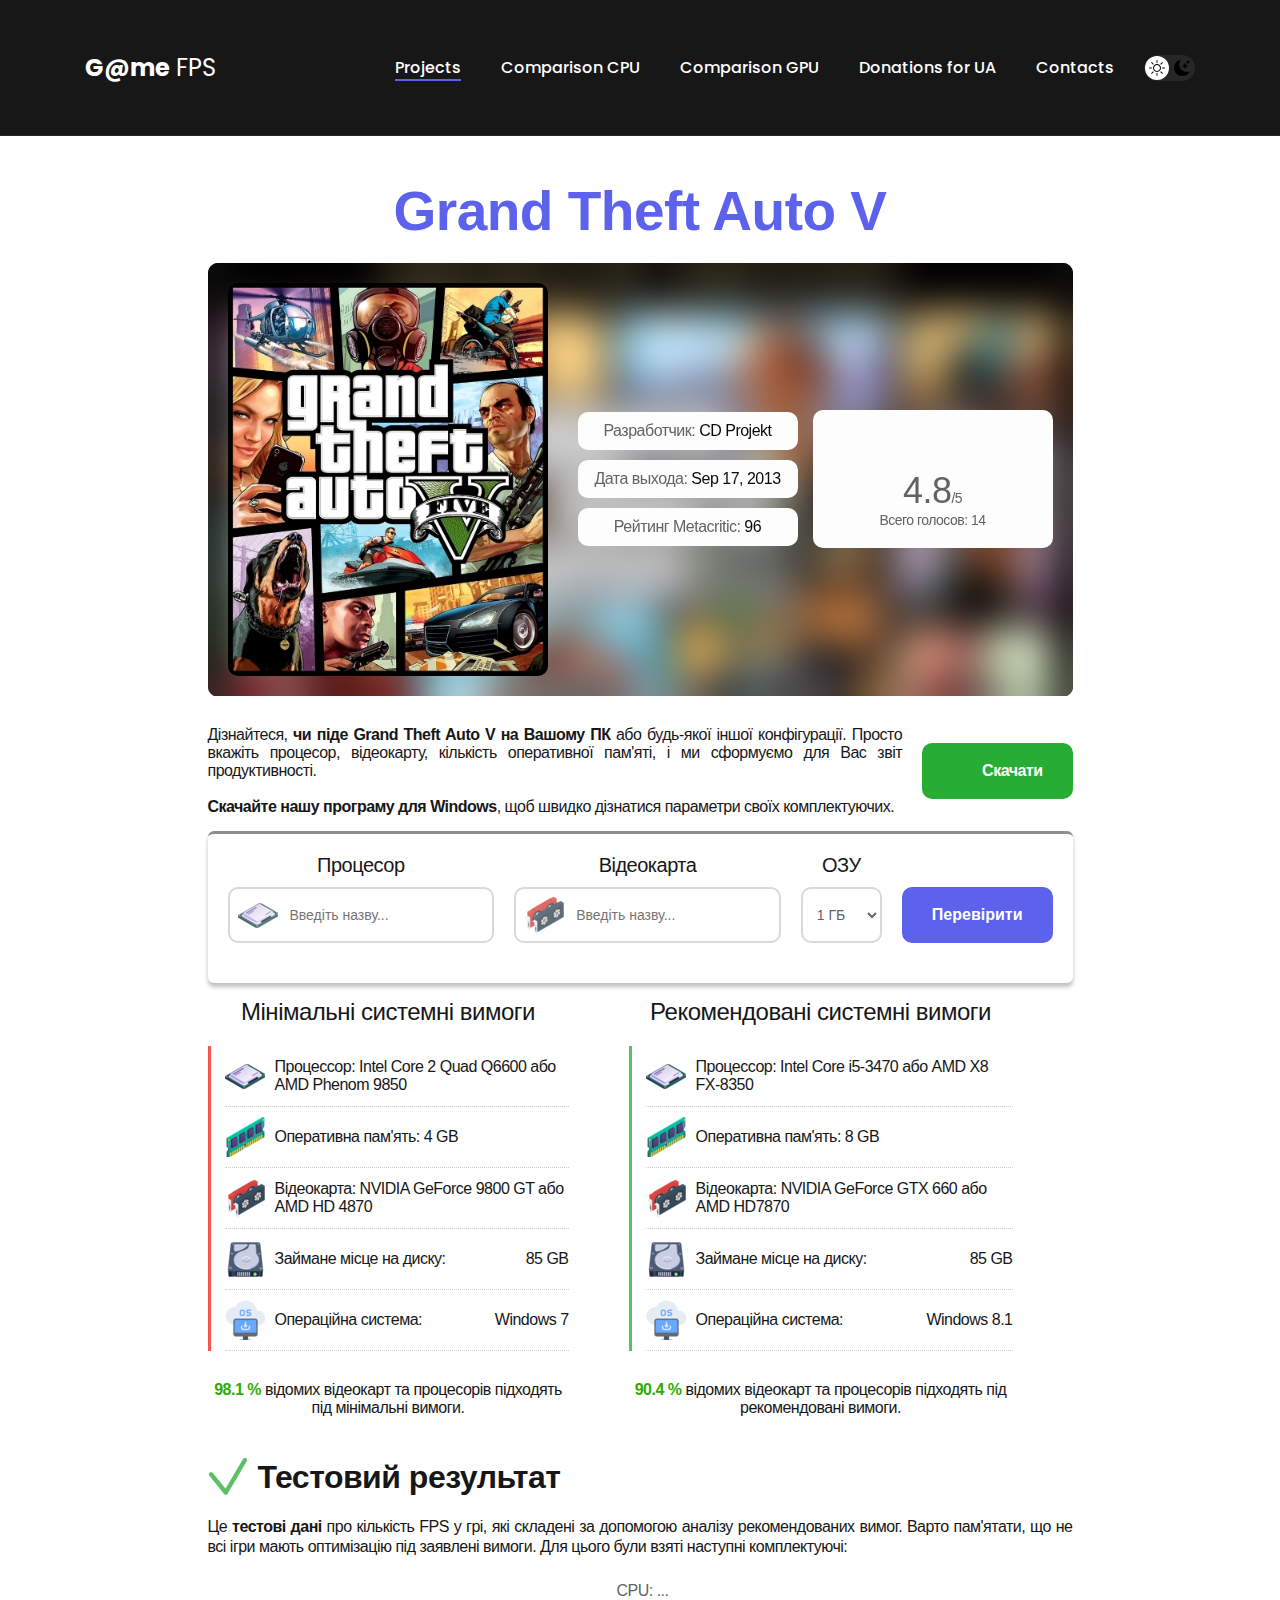
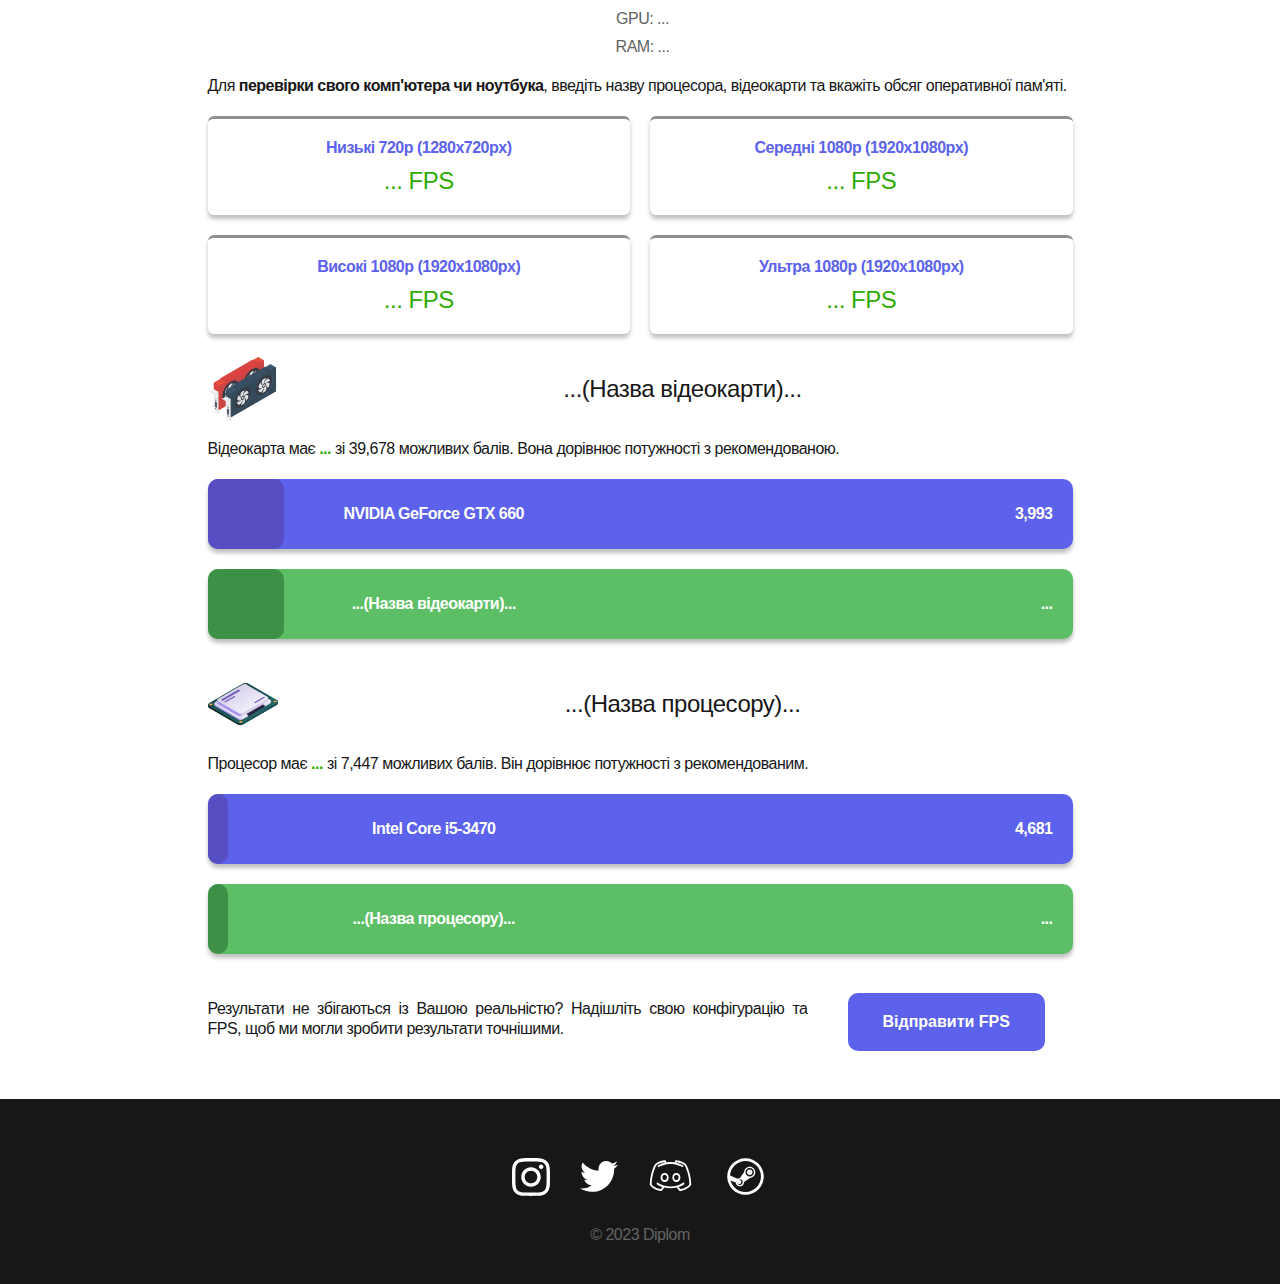
<file: project_game/game_gta5.html>
<!DOCTYPE html>
<html lang="en">
<head>
    <meta charset="UTF-8">
    <meta http-equiv="X-UA-Compatible" content="IE=edge">
    <meta name="viewport" content="width=device-width, initial-scale=1.0">
    <title>Game FPS</title>
    <link rel="stylesheet" href="../css/main.css">
<link rel="stylesheet" href="../css/app.css">
</head>
<body>
    <nav class="nav">
        <div class="container">
            <div class="nav-row">
                <a href="../index.html" class="logo"><strong>G@me</strong> FPS</a>

                <button class="dark-mode-btn">
                    <img src="../img/icons/sun.svg" alt="Light mode" class="dark-mode-btn__icon">
                    <img src="../img/icons/moon.svg" alt="Dark mode" class="dark-mode-btn__icon">
                </button>

                <ul class="nav-list">
                    <li class="nav-list__item"><a href="../index.html" class="nav-list__link nav-list__link--active">Projects</a></li>
                    <li class="nav-list__item"><a href="../cpu.html" class="nav-list__link">
                        Comparison CPU </a></li>
                    <li class="nav-list__item"><a href="../gpu.html" class="nav-list__link">
                        Comparison GPU </a></li>
                   <li class="nav-list__item"><a href="../donation.html" class="nav-list__link">Donations for UA</a></li>
                    <li class="nav-list__item"><a href="../contacts.html" class="nav-list__link">Contacts</a></li>
                </ul>
            </div>
        </div>
    </nav>

    <main class="section">
        <div class="container">
            <div class="project-details">
                <h1 class="title-1">Grand Theft Auto V</h1>
                <div class="game-container" itemscope="" itemprop="itemReviewed" itemtype="https://schema.org/VideoGame">

  <div class="cirt-header-background" style="background: url( ../img/projects/poster_gta5.jpg) no-repeat; background-size:cover;">
    <div class="cirt-header">
        <div class="cirt-img">
        <img itemprop="image" src="../img/projects/logo_gta5.jpg" alt="Gta5">
      </div>
      <div class="cirt-header-info">    
        <ul class="black">
          <li ><span class="gray">Разработчик:</span>  CD Projekt</li>
          <li><span class="gray">Дата выхода:</span> Sep 17, 2013</li>
          <li><span class="gray">Рейтинг Metacritic:</span> 96</li>
        </ul>
      </div>
      <div class="rating-background" itemprop="aggregateRating" itemscope="" itemtype="http://schema.org/AggregateRating">
        <div class="rating-top">
          <div class="rating">
            <div class="rating-stars">
              <meta itemprop="worstRating" content="1"><meta itemprop="bestRating" content="5">
              <div class="current-rating" style="width:93%;"></div>
              <div class="r1" onclick="doRate('1', 'gta-5')">1</div>
              <div class="r2" onclick="doRate('2', 'gta-5')">2</div>
              <div class="r3" onclick="doRate('3', 'gta-5')">3</div>
              <div class="r4" onclick="doRate('4', 'gta-5')">4</div>
              <div class="r5" onclick="doRate('5', 'gta-5')">5</div>
            </div>
          </div>
          <div class="rating-number">
            <div class="rating-value" itemprop="ratingValue">4.8</div><span>/5</span>
          </div>
        </div>
        <div class="rating-count">
          Всего голосов: <span itemprop="reviewCount">14</span>
        </div>
      </div>
    </div>
  </div>
  <div class="cirt-system-info">
    <div class="cirt-system-descr">
      <p>
        <span class="pp">Дізнайтеся, <strong>чи піде Grand Theft Auto V на Вашому ПК</strong> або будь-якої іншої конфігурації. Просто вкажіть процесор, відеокарту, кількість оперативної пам'яті, і ми сформуємо для Вас звіт продуктивності.</span>
      </p>
        <p class="download-info"><span class="pp"><b><br>Скачайте нашу програму для Windows</b>, щоб швидко дізнатися параметри своїх комплектуючих.</span></p>
    </div>
    <div class="download-programm">
      <a href="...">Скачати</a>
    </div>
  </div>
                    
<div class="test-info">
        <div class="choose_configuration">
    <form action="..." method="post" class="cirt-form">
      <input type="hidden" name="_token" value="JM6Lo6yBOi6GX0OkUwsG0n4ySj8mZwmlLsGZYaC4">      <label class="choose_cirt">Процесор<div class="choose_cpu_input"><input class="search-content" placeholder="Введіть назву..." name="search_cpus" onkeyup="javascript:load_data(this.value, 'cpus', 'cpus', 'game')" autocomplete="off"><span id="search_result_cpus"></span></div></label>
      <label class="choose_cirt">Відеокарта<div class="choose_gpu_input"><input class="search-content" placeholder="Введіть назву..." name="search_videocards" onkeyup="javascript:load_data(this.value, 'videocards', 'videocards', 'game')" autocomplete="off"><span id="search_result_videocards"></span></div></label>
      <label class="choose_cirt">ОЗУ<select class="choose_ram_input" name="search_ram">
                <option value="1">1 ГБ</option>
        <option value="2">2 ГБ</option>
        <option value="3">3 ГБ</option>
        <option value="4">4 ГБ</option>
        <option value="6">6 ГБ</option>
        <option value="8">8 ГБ</option>
        <option value="10">10 ГБ</option>
        <option value="12">12 ГБ</option>
        <option value="16">16 ГБ</option>
        <option value="32">32 ГБ</option>
        <option value="64">64 ГБ</option>
      </select></label>
      <button type="submit" class="send_configuration">Перевірити</button>
    </form>
  </div>
      </div>
  <div class="game-system-req">
    <div class="game-system-req-min">
      <span class="game-system-req-header">Мінімальні системні вимоги</span>
      <div class="gsrm-data-min">
        <div class="gsrm-object">
          <div class="gsrm-cpu">
          </div>
          <div class="gsrm-text">
            <div>Процессор: <span>Intel Core 2 Quad Q6600 або AMD Phenom 9850</span></div>
<!--              <img src="../icons/success.svg" alt="result for minimal cpu">-->
          </div>
        </div>
        <div class="gsrm-object">
          <div class="gsrm-ram">
          </div>
          <div class="gsrm-text">
            <div>Оперативна пам'ять: <span>4 GB</span></div>
<!--              <img src="../icons/success.svg" alt="result for minimal ram">-->
          </div>
        </div>
        <div class="gsrm-object">
          <div class="gsrm-gpu">
          </div>
          <div class="gsrm-text">
            <div>Відеокарта: <span>NVIDIA GeForce 9800 GT або AMD HD 4870</span></div>
<!--              <img src="../icons/success.svg" alt="result for minimal gpu">-->
          </div>
        </div>
        <div class="gsrm-object">
          <div class="gsrm-hdd">
          </div>
          <div class="gsrm-text">
            <div>Займане місце на диску:</div> 85 GB
          </div>
        </div>
        <div class="gsrm-object">
          <div class="gsrm-os">
          </div>
          <div class="gsrm-text">
            <div>Операційна система:</div> Windows 7
          </div>
        </div>
      </div>
      <div class="percent_req"><span class="green"><b>98.1 %</b></span> відомих відеокарт та процесорів підходять під мінімальні вимоги.</div>
    </div>
    <div class="game-system-req-max">
      <span class="game-system-req-header">Рекомендовані системні вимоги</span>
      <div class="gsrm-data-max">
        <div class="gsrm-object">
          <div class="gsrm-cpu">
          </div>
          <div class="gsrm-text">
            <div>Процессор: <span>Intel Core i5-3470 або AMD X8 FX-8350</span></div>
<!--              <img src="../icons/success.svg" alt="result for recommended cpu">-->
          </div>
        </div>
        <div class="gsrm-object">
          <div class="gsrm-ram">
          </div>
          <div class="gsrm-text">
            <div>Оперативна пам'ять: <span>8 GB</span></div>
<!--              <img src="../icons/success.svg" alt="result for recommended ram">-->
          </div>
        </div>
        <div class="gsrm-object">
          <div class="gsrm-gpu">
          </div>
          <div class="gsrm-text">
            <div>Відеокарта: <span>NVIDIA GeForce GTX 660 або AMD HD7870</span></div>
<!--              <img src="../icons/success.svg" alt="result for recommended gpu">-->
          </div>
        </div>
        <div class="gsrm-object">
          <div class="gsrm-hdd">
          </div>
          <div class="gsrm-text">
            <div>Займане місце на диску:</div> 85 GB
          </div>
        </div>
        <div class="gsrm-object">
          <div class="gsrm-os">
          </div>
          <div class="gsrm-text">
            <div>Операційна система:</div> Windows 8.1
          </div>
        </div>
      </div>
      <div class="percent_req"><span class="green"><b>90.4 %</b></span> відомих відеокарт та процесорів підходять під рекомендовані вимоги.</div>
    </div>
  </div>
</div>
<div class="result-of-test">
    <div class="result-title">
            <img src="../img/icons/success.svg" alt="warning">
      <h2>Тестовий результат</h2>
          </div>
    <div class="text-info">
    <p class="text-info-p">
       Це <b>тестові дані</b> про кількість FPS у грі, які складені за допомогою аналізу рекомендованих вимог. Варто пам'ятати, що не всі ігри мають оптимізацію під заявлені вимоги. Для цього були взяті наступні комплектуючі:</p>
      <ul >
        <li>CPU: ...</li>
        <li>GPU: ...</li>
        <li>RAM: ...</li>
      </ul>
       <p class="text-info-p">Для <b>перевірки свого комп'ютера чи ноутбука</b>, введіть назву процесора, відеокарти та вкажіть обсяг оперативної пам'яті.
          </p></div>
        <div class="fps-result-block">
      <div class="fps-result-element">
        <div class="fps-result-title">
          Низькі 720p (1280x720px)
        </div>
          <span class="green">... FPS</span>
      </div>
      <div class="fps-result-element">
        <div class="fps-result-title">
          Середні 1080p (1920x1080px)
        </div>
          <span class="green">... FPS</span>
      </div>
      <div class="fps-result-element">
        <div class="fps-result-title">
        Високі 1080p (1920x1080px)
        </div>
          <span class="green">... FPS</span>
      </div>
      <div class="fps-result-element">
        <div class="fps-result-title">
        Ультра 1080p (1920x1080px)
        </div>
          <span class="green">... FPS</span>
      </div>
    </div>
    <div class="your-gpu-test">
      <div class="your-gpu">
        <img src="../img/icons/gpu_big.svg" src="../icons/no_image.jpg" alt="Відеокарта" class="lozad">
        ...(Назва відеокарти)...
      </div>
      <p class="text-info-p">
         Відеокарта має <span class="green"><b> ... </b></span> зі 39,678 можливих балів.
                  Вона дорівнює потужності з рекомендованою.
              </p>
      <div class="charts">
        <div class="chart-req">
          <div class="chart-req-score" style="width:calc(11.2% - 20px)">
          </div>
          <div class="chart-req-name">
            NVIDIA GeForce GTX 660
          </div>
          <div class="chart-req-result">
           3,993
          </div>
        </div>
        <div class="chart-your">
          <div class="chart-your-score" style="width:calc(11.2% - 20px)">
          </div>
          <div class="chart-your-name">
            ...(Назва відеокарти)...
          </div>
          <div class="chart-your-result">
            ...
                      </div>
        </div>
      </div>
    </div>
    <div class="your-cpu-test">
      <div class="your-cpu">
        <img src="../img/icons/cpu_big.svg" src="../icons/no_image.jpg" alt="Процесор" class="lozad">
        ...(Назва процесору)...
      </div>
      <p class="text-info-p" >
         Процесор має <span class="green"><b> ... </b></span> зі 7,447 можливих балів.
                   Він дорівнює потужності з рекомендованим.
              </p>
      <div class="charts">
        <div class="chart-req">
          <div class="chart-req-score" style="width:calc(4.7% - 20px)">
          </div>
          <div class="chart-req-name">
            Intel Core i5-3470
          </div>
          <div class="chart-req-result">        
              4,681
          </div>
        </div>
        <div class="chart-your">
          <div class="chart-your-score" style="width:calc(4.7% - 20px)">
          </div>
          <div class="chart-your-name">
            ...(Назва процесору)...
          </div>
          <div class="chart-your-result">
            ...
                      </div>
        </div>
      </div>
    </div>
    <div class="send-fps">
      <p class="text-info-p">Результати не збігаються із Вашою реальністю? Надішліть свою конфігурацію та FPS, щоб ми могли зробити результати точнішими.</p>
      <button class="send-fps-button" onclick="openModalFps()">Відправити FPS</button>
    </div>
  </div>

            </div>
        </div>
    </main>

    <footer class="footer">
        <div class="container">
            <div class="footer__wrapper">
                <ul class="social">
                    <li class="social__item"><a href="#!"><img src="../img/icons/instagram.svg" alt="Link"></a></li>
                    <li class="social__item"><a href="#!"><img src="../img/icons/twitter.svg" alt="Link"></a></li>
                    <li class="social__item"><a href="#!"><img src="../img/icons/discord.svg" alt="Link"></a></li>
                    <li class="social__item"><a href="#!"><img src="../img/icons/steam.svg" alt="Link"></a></li>
                </ul>
                <div class="copyright">
                    <p>© 2023 Diplom</p>
                </div>
            </div>
        </div>
    </footer>

    <script src="../js/main.js"></script>

</body>
</html>
</file>
<file: css/app.css>
body, button, input, textarea {
  font-family: 'Manrope', sans-serif !important;
}
a {
  text-decoration: none;
}
h1 {
  font-size: 38px;
  font-weight:700;
  margin-top:0px;
    margin-bottom: 20px
}
h2 {
  font-size:32px;
  font-weight:600;
}
h3 {
  font-size:24px;
}
header {
  padding: 30px 0px 30px 0px;
background-color: #232732;
border-radius: 0 0 60%;
color: #FDFDFD;
}

.header {
  max-width: 1140px;
  margin: 0 auto;
}
.search-block-results {
  display: flex;
  flex-direction: column;
  align-items: center;
  position: relative;
  width: 100%;

}
#search_result_global {
  width: 100%;
}
.search-input {
  background-color: #434855;
    border: none;
    border-radius: 10px;
    line-height: 42px;
    padding: 5px 0px 5px 20px;
    font-size: 18px;
    text-decoration: none;
    background-size: 42px;
    width: 500px;
    color:white;
}

.header-object {
  display: flex;
align-items: center;
font-weight: 500;
margin-bottom: 25px;
color: #EBEBEB;
}
.logo img {
  width: 120px;
    height: 48px;
}
.search_input {
  display:flex;
  align-items:center;
  margin-left:40px;
  position:relative;
}
.search-input::placeholder {
  color: white;
  width:80%;
}
.header input:focus {
  border: none;
  outline:none;
}
.tm-menu {

  position: fixed;
  z-index: 100;
  top: 0;
  left: 0;
  width: 100%;
  height: 100%;
  -webkit-backdrop-filter: brightness(0.7) blur(5px);
  backdrop-filter: brightness(0.7) blur(5px);
  visibility: hidden;
  opacity: 0;
  transition: visibility 0s, opacity 0.3s linear;
  overflow: scroll;
}
.tm-menu-background {
  width: 85%;
  max-width: 400px;
    border-radius: 0px 1.75rem 1.75rem 0px;
    position: relative;
    padding: 20px 0px;
        margin: 0 auto;
        margin-bottom: 20px;
}
.tm-menu ul {
  list-style-type: none;
padding-left: 0px;
margin: 10px;
margin-top: 00px;
}
.tm-menu li {
  color: black;
background-color: whitesmoke;
border-radius: 10px;
margin: 20px 10px;
box-shadow: 0px 2px 4px rgb(0 0 0 / 25%);
outline: none;
}
.tm-menu li a {
  display: flex;
    align-items: center;
    color: black;
    text-decoration: none;
    font-weight: 600;
    font-size: 14px;
    padding: 10px 20px;
}
.tm-menu li a img {
  width: 40px;
margin-right: 10px;
}
.tm-exit {
  outline: none;
    border: 0;
    background: transparent;
    top: 20px;
    right: 15px;
    bottom: 0;
    margin: 0 auto;
    display: flex;
}
#close-search {
  display:none;
}
.breadcrumb {
  padding:0px;
  font-weight:500;
      color: #636363;
      font-size:14px;
      margin-top: 30px;
      white-space: nowrap;
    height: 30px;
    overflow: auto;
    -webkit-mask-image: linear-gradient(90deg, #000 95%, transparent);
}
.breadcrumb a {
  color: rgb(0, 151, 211);
    font-weight: 500;
    text-decoration: none;
}
.breadcrumb-item {
  display: inline-block;
}
.breadcrumb-item+.breadcrumb-item {
    padding-left: 0.3rem;
}
.breadcrumb-item+.breadcrumb-item::before {
    float: left;
    padding-right: 0.3rem;
    color: #6c757d;
    content: ">";
  }
.tm-exit img {
  width:35px;
}
.tm-search {
  display:none;
}
.boorger-menu {
  display:none;
}
.container input:focus {
  outline-color: #1FB6F2
}
p {
  color: #636363;
}

.text-info-p{
    margin: 15px 0px 20px 0px;
    line-height: 20px;  
    background-color: var(--page-bg);
    color: var(--text-color);   
    text-align: justify
}
/*
footer {
padding: 40px 0px 40px 0px;
background-color: #232732;
border-radius: 0% 50% 0 0;
margin-top: 50px;
}
.footer {
  max-width: 1140px;
    margin: 0 auto;
    position: relative;
}
 FOOTER 
.footer-logo img {
  width:80px;
}

.footer-links a {
  color: #0097D3;
    font-weight: 600;
    text-transform: uppercase;
    margin-right:10px;
    text-decoration: none;
}
.footer-links a:hover {
  color: #CACACA;
}
.footer p {
  color: #CACACA;
}
*/
/* END FOOTER */
/* CPU */
.test-info{
    display: grid;
      grid-template-rows: 1fr 0fr;
      box-shadow: 0px 4px 4px rgb(0 0 0 / 25%);
      padding: 20px;
      border-radius: 6px;
      border-top: 3px solid #908e8e;
    margin-bottom: 15px;
}
.vs-info{
     display: grid;
      grid-template-rows: 1fr 0fr;
      box-shadow: 0px 4px 4px rgb(0 0 0 / 25%);
      padding: 10px;
      border-radius: 6px;
      border-top: 3px solid #908e8e;
      
}
.cpu-image {
  position:relative;
}
.cpu-image img {
  height:200px;
  width: 200px;
border-radius: 10px;
}
.cpu-perfomance {
  position:relative;
  display:flex;
  align-items:center;
  margin: 22px 0px 22px 0px;
}
.cpu-header {
  position:relative;
}
.cpu-header-info {
  display: flex;
  width:100%;
  position:relative;

}
.item-price {
  position: absolute;
    top: 0px;
    right: 0px;
    backdrop-filter: blur(19px) brightness(0.8);
    -webkit-backdrop-filter: blur(19px) brightness(0.8);
  font-size: 18px;
    font-weight: 600;
    color: aquamarine;
    align-items: center;
    text-align: left;
    border-radius: 0px 10px 0px 10px;
    padding: 10px;

}
.cpu-header-right {
  width: 100%;
}
.marquee-wrapper{
    margin: 0 auto;
}
.marquee-wrapper .container-marquee{
  overflow:hidden;
  margin:0 auto !important;
  text-align:center;
}
.marquee-inner span{
  height:50%;
}
.marquee-wrapper .marquee-block{
  width: 100px;
  height: 250px;
  overflow: hidden;
  box-sizing: border-box;
  position: relative;
  padding: 30px 0;
  float:left;
}
.marquee-block img {
  border-radius:6px;
}
.marquee-inner{
  display: block;
  height: 200%;
  position: absolute;
}
.marquee-item p{
  font-weight: 800;
  font-size: 30px;
  padding:100px;
  font-family: cursive;
}
.marquee-inner.to-left{
  animation: marqueeTop 25s linear infinite;
}
.marquee-inner.to-right{
  animation: marqueeBottom 25s linear infinite;
}
.marquee-item{
  display: block;
  margin:10px;
  transition: all .1s ease-out;
}
@keyframes marqueeTop{
  0% {
    top: 0;
  }
  100% {
    top: -900%;
  }
}
@keyframes marqueeBottom{
  0% {
    top: -900%;
  }
  100% {
   top: 0;
  }
}

.rating-container {
  margin-bottom: 100px;
}
.rating-header-cpu-all {
    border-radius: 20px;
    margin: 20px 0px 40px 0px;
    position:relative;
}
.rating-header {
  position: relative;
    -webkit-backdrop-filter: blur(5px) brightness(0.5);
    backdrop-filter: blur(5px) brightness(0.5);
    padding: 60px;
    border-radius: 20px;
    display: grid;
    grid-template-columns: 2fr 1fr;
    grid-gap: 30px;
    align-items: center;
}
.rating-header-text p {
  max-width: 600px;
    color: white;
}
.rating-header h1 {
  color: white;
}
.rating-header-text span {
  font-weight: 300;
display: block;
}
.rating-item {
  padding: 15px;
    display: grid;
    align-items: center;
    grid-template-columns: 0.1fr 1fr;
    grid-gap: 15px;
    border: 1px solid rgba(159,158,158,.15);
    box-shadow: 0 1px 1px 0 #e8e8e8;
    margin-bottom: 20px;
    border-radius: 6px;
}
.rating-item-ind {
  display: grid;
    grid-template-columns: 65px auto;
    grid-gap: 15px;
    align-items: center;
}
.rating-cells {
  display: grid;
    grid-template-columns: repeat(6, 1fr);
  align-items: center;
  justify-content: space-around;
  text-align: center;
}
.rating-cell:last-child {
  border-right: 0px;
}
.rating-cell {
  color:#636363;
  font-weight:500;
  border-right: 1px solid rgba(159,158,158,.15);
  padding:0px 10px;
}
.rating-sort ul li {
  padding: 0px 10px;
}
.rating-cell .cat-item-rating {
  width: 80%;
    margin: 0 auto;
}
.rating-cell .cat-item-rating-text {
  text-align:left;
}
.rating-cell-price {
  background-color: #232f3e;
padding: 4px 10px;
border-radius: 4px;
color: white;
font-size: 14px;
font-weight: 500;
white-space: nowrap;
}
.rating-item img {
  width: 65px;
    height: 65px;
    border-radius:4px;
}
.rating-item-n {
  display: flex;
    flex-direction: column;
    width:250px;
}
.rating-item-n span {
  color:#636363;
  font-size:14px;
}
.rating-item-n a {
  color: #2f80ed;
  font-weight: 600;

}
.rating-sort {
  position: sticky;
    top: 0;
    z-index:100;
}
.rating-sort ul {
  list-style-type: none;
    margin-left: 345px;
    display: grid;
    grid-template-columns: repeat(6, 1fr);
    align-items: center;
    justify-content: space-around;
    text-align: center;
    font-size: 14px;
    padding: 20px 15px;
    border-radius: 10px;
    background-color: #232f3e;
    color: white;
}
.rlb {
  margin: 0 auto;
display: block;
background: #1FB6F2;
border-radius: 10px;
border: none;
color: white;
font-size: 16px;
padding: 15px 25px;
font-weight: 600;
cursor: pointer;
}
.rating-background {
  margin-left: 15px;
}
.rating {
  width:200px;
}
.rating-top {
  display: grid;
    grid-template-columns: 0.1fr auto;
        align-items: center;
}
.rating-stars {
  position:relative;
  height: 40px;
    background-image: url(https://1vs1.site/icons/star-gray.svg);
    width: 200px;
    cursor:pointer;
}
.r1, .r2, .r3, .r4, .r5 {
  position: absolute;
  top: 0;
  height: 100%;
  width: 20%;
  text-indent: -9000px;
}
.r1 {
  z-index: 5;
}
.r2 {
  left:20%;
  z-index:4;
}
.r3 {
  left:40%;
  z-index:3;
}
.r4 {
  left:60%;
  z-index:2;
}
.r5 {
  left:80%;
  z-index:1;
}
.r1:hover, .r2:hover, .r3:hover, .r4:hover, .r5:hover {
  left: 0;
  background-image: url(https://1vs1.site/icons/star-orange.svg);
}
.r1:hover {
  width:20%;
}
.r2:hover {
  width:40%;
}
.r3:hover {
  width:60%;
}
.r4:hover {
  width:80%;
}
.r5:hover {
  width:100%;
}
.current-rating {
  height: 100%;
  background-image: url(https://1vs1.site/icons/star-yellow.svg);
}
.rating-count {
  color: #636363;
    font-size: 14px;
    margin-left: 5px;
}
.rating-value {
  display: inline-block;
}
.rating-number {
  color: #636363;
    font-size: 24px;
    font-weight:500;
    margin-left: 10px;
}
.rating-number span {
  font-size:14px;
}
.cpu-header-ul {
  min-width:300px;
  padding-left:0px;
  margin: 0px 0px 0px 20px;
  font-weight:500;
}
.cpu-header-ul li {
  margin: 0px 0px 10px 0px;
  list-style-type: none;
}
.cpu-perfomance-chart {
  --v:calc( ((18/5) * var(--p) - 90)*1deg);
  min-width:150px;
  min-height:150px;
  display:flex;
  align-items:center;
  margin:10px;
    justify-content:center;
  border-radius:50%;
  padding:15px;
  background:
    linear-gradient(#FDFDFD,#FDFDFD) content-box,
    linear-gradient(var(--v), #f2f2f2     50%,transparent 0) 0/min(100%,(50 - var(--p))*100%),
    linear-gradient(var(--v), transparent 50%, #5CBF66        0) 0/min(100%,(var(--p) - 50)*100%),
    linear-gradient(to right, #f2f2f2 50%, #5CBF66 0);
}
.cpu-charts-two .cpu-perfomance-chart {
  min-width:90px;
  min-height:90px;
  margin-right:10px;
  padding:10px;
}
.small-chart {
    min-width: 50px !important;
    min-height: 50px !important;
    padding: 8px;
}
.cpu-charts-two .small-chart {
  padding:8px;
}
.cpu-perfomance-score {
  font-size:28px;
  color: #636363;
  font-weight:600;
}
.cpu-container p{
  font-size: 16px;
  color: #636363;
}
.item-charts-info {
  position:relative;
  content: '';
    background-image: url(https://1vs1.site/icons/question.svg);
    float: left;
    width: 25px;
    height: 25px;
    display: inline-block;
    vertical-align: middle;
    cursor:pointer;
    border: none;
        background-color: transparent;
}
.icf-block {
  display: none;
}
.cpu-charts {
  display: flex;
    flex-direction: column;
    width:100%;
}
.cpu-charts-two {
  display:flex;
  align-items:flex-end;
}

.blue-chart {
  background: linear-gradient(#FDFDFD,#FDFDFD) content-box, linear-gradient(var(--v), #f2f2f2 50%,transparent 0) 0/min(100%,(50 - var(--p))*100%), linear-gradient(var(--v), transparent 50%, #1FB6F2 0) 0/min(100%,(var(--p) - 50)*100%), linear-gradient(to right, #f2f2f2 50%, #1FB6F2 0);
}
.small-chart .cpu-perfomance-score {
  font-size:16px;
}
.cpu-perfomance-p {
  font-size: 16px;
  color: #636363;
  margin-top:15px;
}
.item-perfomance-background {
  display: grid;
    grid-template-columns: 1fr 1fr;
    grid-gap: 50px;
    align-items:center;
    grid-auto-flow: dense;
}
.item-perfomance-background p {
  grid-column: 2;
}
.cpu-perfomance-games {
  align-items:center;
  margin-bottom: 20px;
}

.cpg-chart {
  position:relative;
  display: flex;
    align-items: center;
  width: 100%;
  height:55px;
  background-color: #5CBF66;
  border-radius:10px;
  margin-top: 5px;
  box-shadow: 0px 4px 4px rgba(0, 0, 0, 0.25);
}
.cpg-chart-score {
  display: flex;
  position:absolute;
  align-items: center;
  height:100%;
  border-radius:10px;
  background-color: #3F9047;
  text-align: center;
  color:white;
  font-weight:600;
  padding-left: 20px;
}
.cpg-chart-percent {
  position:absolute;
  padding-left: 20px;
    color: white;
    font-weight: 600;
}
.cpgr {
  margin-top:20px;
}
.related-header-enemie {
  font-size: 18px;
    font-weight: 500;
    color: #636363;
    display: block;
    margin-bottom: 20px;
    margin-top: 40px;
}
.cpu-tables .cat-item-top {
  margin: 20px 0px;
}
.item-related {
  display: grid;
    margin: 20px 0px;
    border: 1px solid #e6e6e6;
    border-radius: 10px;
    box-shadow: 0px 2px 4px rgb(0 0 0 / 15%);
    grid-template-columns: 1fr auto;
    align-items: center;
}
.result-success, .result-warning, .result-danger {
  display: block;
    font-size: 18px;
    margin-bottom: 20px;

    font-weight: 500;
}
.result-success {
  color: #3F9047;
}
.result-warning {
  color: peru;
}
.result-danger {
  color: #F85555;
}
.item-related a {
  text-decoration:none;
}
.item-related-left {
  padding: 15px;
    display: grid;
    align-items: center;
    grid-template-columns: auto 1fr;
}
.item-related-right {
  background-color: rgb(248, 248, 248);
    height: 100%;
    box-sizing: border-box;
    display: flex;
    align-items: center;
    border-radius: 0px 10px 10px 0px;
    color: #0097D3;
    padding: 15px;
    border-left: 1px solid #F3F3F3;
}
.item-related-right a {
  color: #0097D3;
    font-weight: 500;
    display: flex;
    align-items: center;
}
.item-related-right a::before {
    margin: 0px 15px 0px 0px;
    filter: invert(43%) sepia(10%) saturate(3896%) hue-rotate(170deg) brightness(96%) contrast(101%);
    content: '';
    background-image: url(https://1vs1.site/icons/plus.svg);
    width: 25px;
    height: 25px;
    margin-right: 10px;
    display: inline-block;
    vertical-align: middle;
    float: left;
}
.item-related-left img {
  width: 70px;
    height: 70px;
    border-radius: 10px;
    margin-right: 15px;
}
.item-related-left span {
  font-weight: 600;
    color: #5c5c5c;
}
.cpe {
  margin-top: 20px;
display: flex;
align-items: center;
}

.cpe-chart {
  background-color: #1FB6F2;
}
.cpe-chart {
  position: relative;
  display: flex;
align-items: center;
    width: 100%;
    height: 55px;

    border-radius: 10px;
    box-shadow: 0px 4px 4px rgb(0 0 0 / 25%);
    margin-right: 20px;
}
.cpe-name {
  position: absolute;
    font-weight: 600;
    color: white;
    margin-left: 20px;
    z-index: 2;
      width: calc(70% - 20px);
}
.cpe-result {
  position: absolute;
    font-weight: 600;
    color: white;
    margin-right: 20px;
    z-index: 2;
    right: 0;
}
.cpe-chart-score {
  display: flex;
position: absolute;
align-items: center;
height: 100%;
border-radius: 10px;

text-align: center;
color: white;
font-weight: 600;
padding-left: 20px;
}
.cpe-chart-score {
  background-color: #0097D3;
}
.cpu-tables {
  display: grid;
  grid-template-columns: 1fr 1fr;
  grid-gap: 50px;
}
.cpu-table{
  border-collapse: collapse;
  font-size:16px;
  width:100%;
}
.cpu-table td {
  padding: 15px 0px;
}
.cpu-table td:nth-child(2n) {
  text-align:right;
  color: #524aaf;
  font-weight: 600;
}
.cpu-td-info {
  text-align:left;
  padding: 0px 0px 15px 0px !important;
  font-size: 15px;
  color: color: var(--text-color); 
  border-bottom: 1px solid #ccc;
}
.cpu-tr-alone {
  border-bottom: 1px solid #ccc;
}
.cpu-bench {
  display: flex;
    align-items: center;
    
}
.cpu-bench-chart {
  position:relative;
  display:flex;
  align-items:center;
  height: 70px;
width: 100%;
background-color: #5C62EC;
border-radius: 10px;
box-shadow: 0px 4px 4px rgb(0 0 0 / 25%);
}
.cpu-bench-score {
position: absolute;
background-color: #584ec3;
height: 70px;
border-radius: 10px;
}
.cpu-bench-result {
    position: absolute;
    font-weight: 600;
    color: white;
    margin-right: 20px;
    z-index: 2;
    right:0;
}
.cpu-bench-name {
  position:absolute;
  font-weight: 600;
    color: white;
    margin-left: 20px;
    z-index: 2;
}
.cpu-bench-max {
  min-width: 100px;
    font-size: 16px;
    margin-left: 10px;
    font-weight: 600;
    color: #636363;
}
.wrapper {
  width: 590px;
  margin: auto;
  background-color: white;
  border-radius: 10px;
  box-shadow: 0px 5px 15px rgba(0, 0, 0, .1);
}
.buttonWrapper button {
  border: 1px solid #D9D9D9;
  box-shadow: var(--box-shadow);
  background-color: var(--page-bg);
  font-size:20px;
  font-weight:400;
  display: inline-block;
  font-size: 20px;
  margin-right: 20px;
  padding: 0px 0px 5px 0px;
  cursor: pointer;
  margin-bottom: 10px;
 padding: 5px;
    border-radius: 4px;
}
.buttonWrapper button:hover {
  padding: 5px;
  border-bottom: 4px solid #30AB05;
  border-radius: 4px;
}
.buttonWrapper button.active {
  background-color: #e7e7ef ;
  color: rgb(0, 0, 0);
  border-bottom: 5px solid rgb(97, 93, 183);
  border-radius: 4px;
  padding: 8px;
}
.active {
  background-color: white;
}
.content {
  background-color: var(--page-bg);
  display: none;
}
.content.active {
  display: block;
}
.choose_cpu_class input {

  border: 2px solid #D9D9D9;
  border-radius: 10px;
  line-height: 42px;
  padding: 5px 0px 5px 70px;
  font-size:18px;
  text-decoration:none;
  background-size: 42px;
  color: #636363;
  box-sizing: border-box;
}
.choose_cpu_field input {
  width: 370px;
}
.compare_cpu {
  display: flex;
align-items: center;
}
.cpe-link a {
color: #636363;
font-weight: 500;
text-decoration: none;
padding: 2px 0px;
border-bottom: 2px solid gray;
}
.choose_cpu_class {
  position: relative;
    font-size: 10px;
}
.compare_block {
align-items: center;
display:none;
margin-left: 20px;
}
.compare_block span {
  margin-right:20px;
font-size: 28px;
font-weight: 500;
color: #636363;
}
/* END CPU */
#loading {
  display: none;
  align-items: center;
  justify-content: center;
  color: #636363;
  font-weight: 600;
  bottom: 20px;
  position: sticky;
  top: 2em;
  min-height: 2em;
  padding: 20px 0px;
  background-color: #232732;
  color: white;
  z-index: 2;
  border-radius: 10px;
}
/* RANGE SLIDER */
.range-slider {
    margin: auto;
    text-align: center;
    position: relative;
    height: 6em;
}
.range-slider input[type="range"] {
    position: absolute;
    left: 0;
    top: 35px;
    height: 5px;
}
.range-slider span {
  position: absolute;
    bottom: 0px;
    width: 100%;
    left: 0;
}
.range-slider .filter-input {
  width: 100%;
}
input[type="number"] {
  text-align: center;
font-size: 1em;
color: #636363;
font-weight: 600;
font-family: 'Manrope', sans-serif
}
input[type="number"]:invalid,
input[type="number"]:out-of-range {
    border: 2px solid #ff6347;
}
input[type="range"] {
    -webkit-appearance: none;
    width: 100%;
}
input[type="range"]:focus {
    outline: none;
}
input[type="range"]:focus::-webkit-slider-runnable-track {
    background: #2497e3;
}
input[type="range"]:focus::-ms-fill-lower {
    background: #2497e3;
}
input[type="range"]:focus::-ms-fill-upper {
    background: #2497e3;
}
input[type="range"]::-webkit-slider-runnable-track {
    width: 100%;
    height: 5px;
    cursor: pointer;
    animate: 0.2s;
    background: #2497e3;
    border-radius: 1px;
    box-shadow: none;
    border: 0;
}
input[type="range"]::-webkit-slider-thumb {
    z-index: 2;
    position: relative;
    box-shadow: 0px 0px 0px #000;
    border: 1px solid #2497e3;
    height: 18px;
    width: 18px;
    border-radius: 25px;
    background: #a1d0ff;
    cursor: pointer;
    -webkit-appearance: none;
    margin-top: -7px;
}
input[type="range"]::-moz-range-track {
    width: 100%;
    height: 5px;
    cursor: pointer;
    animate: 0.2s;
    background: #2497e3;
    border-radius: 1px;
    box-shadow: none;
    border: 0;
}
input[type="range"]::-moz-range-thumb {
    z-index: 200;
    position: relative;
    box-shadow: 0px 0px 0px #000;
    border: 1px solid #2497e3;
    height: 18px;
    width: 18px;
    border-radius: 25px;
    background: #2497e3;
    cursor: pointer;
}
input[type="range"]::-ms-track {
    width: 100%;
    height: 5px;
    cursor: pointer;
    animate: 0.2s;
    background: transparent;
    border-color: transparent;
    color: transparent;
}
input[type="range"]::-ms-fill-lower,
input[type="range"]::-ms-fill-upper {
    background: #2497e3;
    border-radius: 1px;
    box-shadow: none;
    border: 0;
}
input[type="range"]::-ms-thumb {
    z-index: 2;
    position: relative;
    box-shadow: 0px 0px 0px #000;
    border: 1px solid #2497e3;
    height: 18px;
    width: 18px;
    border-radius: 25px;
    background: #a1d0ff;
    cursor: pointer;
}
/* END RANGE SLIDER */
.warning {
padding: 20px;
border-radius: 10px;
text-align: center;
font-size: 18px;
font-weight: 600;
color: white;
background-color: slategrey;
opacity: 0.9;
}
/* CPUS PAGE */
.pagination {
  padding-left: 0px;
    text-align: center;
}
.pagination a {
  text-decoration: none;
    display: inline-block;
    list-style: none;
    font-weight: 500;
    border-radius: 50%;
    width: 40px;
    height: 40px;
    line-height: 40px;
    color: #636363;
    cursor: pointer;
}
.pagination li:hover {
  border-color: #1FB6F2;
}
.pagination li {
  display: inline-block;
list-style: none;
border: 1px solid #e6e6e6;
font-weight: 500;
margin: 5px;
border-radius: 50%;
width: 40px;
height: 40px;
line-height: 40px;
text-align: center;
color: #636363;
cursor:pointer;
}
.paginate-active {
  background-color: #67adc9;
  color: white !important;
  border: none !important;
}
.search_cpus {
    display: grid;
    grid-template-columns: 1fr 0.1fr 1fr;
    align-items: center;
}
.tm-filter {
  display:none;
}
.search_cpus .choose_cpu_class {
  width: 100%;
  margin:0;
}
.search_cpus .choose_cpu_class input {
  width: 100%;
}
.search_cpus span {
    font-size: 42px;
    color: #636363;
    text-align:center;
}

#firstValue, #secondValue {
    margin: 0px 0px;
    color: #2497e3;
    font-size: 14px;
    font-weight: 500;
    position: absolute;
    top: 5px;
    width:50px;
    text-align: center;
}
#firstValue {
  left: -15px;
}
#secondValue {
  left: calc(100% - 32px);
}
.cpu-list {
  border: 1px solid #D4D4D4;
  border-radius:10px;
  box-shadow: 0px 2px 4px rgba(0, 0, 0, 0.25);
  margin-bottom: 20px;
}
.filter {
  color: #636363;
}
.filter-title {
  font-size: 24px;
    font-weight: 600;
}
.filter-checkbox {
  display: grid;
    align-items: center;
    grid-template-columns: auto 1fr;
    margin-top: 10px;
}
.filter-checkbox input {
  width: 18px;
    height: 18px;
    margin-left:0;
    margin-right: 10px;
    cursor:pointer;
}
.filter-chooser {
  width: 100%;
}
.filter-el {
  position:relative;
      margin: 20px 0px;
}
.filter-el input {

}
.filter-input {
  display:flex;
  border: 1px solid #BABABA;
}
.filter-input input {
  width: 100%;
    padding: 4px 12px;
    box-sizing: border-box;
    border-radius: 3px;
    outline: none;
    border:none;
}
.filter-two {
    display: -ms-flexbox;
    display: flex;
    margin-top:10px;
}
.filter-two .filter-input:first-child {
  border-radius: 4px 0px 0px 4px;
}
.filter-two .filter-input:last-child {
  border-radius: 0px 4px 4px 0px;
  border-left: none;
}
.filter-flex {
  display:flex;
  flex-direction:column;
}
.cpu-list-top {
  display: flex;
align-items: center;
justify-content: space-between;
padding: 15px 15px 10px 15px;
}
.cpu-list-compare {
  padding: 10px 15px;
    border-top: 1px solid #ccc;
    display: flex;
    justify-content: space-between;
}
.short-price {
  font-size: 14px;
font-weight: 600;
border-radius: 4px;
color: rgb(50, 186, 56);
border: 1px solid #e8e8e8;
    padding: 4px 7px;
}
.cpu-list-compare label {
  color: #636363;
    font-weight: 600;
    font-size: 14px;
}
.cpu-list-compare input {
  margin-right: 5px;
    width: 16px;
    height: 16px;
    cursor:pointer;
}
.cpu-list-checkbox {
  display:flex;
  align-items:center;
}
.cpus-main {
  display: grid;
      grid-template-columns: 0.6fr 1.3fr 0.8fr;
      grid-gap:40px;
}
.cpus-content {
}
.cat-item-top {
  display: flex;
      grid-template-columns: auto 70%;
      margin-bottom: 20px;
      border: 1px solid rgba(159,158,158,.15);
      box-shadow: 0 1px 1px 0 #e8e8e8;
      padding: 15px;
      border-radius: 10px;
}
.cat-item-img {
  padding-right: 10px;
    border-right: 1px solid rgba(159,158,158,.15);
}
.cat-item-img img {
  width: 70px;
  height:70px;
    border-radius: 6px;
}
.cat-item-name {
    color: #2f80ed;
    font-weight: 600;
    line-height: 18px;
    font-size:15px;
}
.cat-item-content {
  margin-left:10px;
  width: 100%;
}
.cat-irt-value {
  color: #5CBF66;
border: 1px solid #e8e8e8;
border-radius: 4px;
display: inline-block;
font-size: 13px;
font-weight: 600;
padding: 4px 6px;
margin-top: 10px;
}
.cat-item-rating-stroke {
  background-color: #5CBF66;
    border-radius: 4px;
    height: 6px;
    margin: 3px 0 0;
    overflow: hidden;
    margin-top: 10px;
}
.cat-item-rating-value {
  height: 6px;
    -webkit-transform-origin: left;
    transform-origin: left;
    -webkit-transition: -webkit-transform .5s ease-in-out;
    transition: -webkit-transform .5s ease-in-out;
    transition: transform .5s ease-in-out;
    transition: transform .5s ease-in-out,-webkit-transform .5s ease-in-out;
    width: 100%;
}
.ya-rtb {
  max-height:300px;
  margin-bottom:30px;
}
.items-latest {
  display:flex;
  flex-wrap: nowrap;
      overflow-y: hidden;
      overflow-x: scroll;
      position: relative;
      height: auto;
      white-space: nowrap;
      margin-bottom:20px;
}
.items-latest a {
      display: inline-block;
      margin-bottom: 20px;
      margin-right: 20px;
      -moz-user-drag: none;
      -webkit-user-select: none;
      -moz-user-select: none;
      -ms-user-select: none;
}
.items-latest a:last-child {
  margin-right: 0px;
}
.items-latest::-webkit-scrollbar-thumb {
  border-radius: 10px;
background: #1FB6F2;
border: 4px solid #FDFDFD;
}
.items-latest::-webkit-scrollbar {
    width: 6px;
}
.items-latest::-webkit-scrollbar-track {
    border-radius: 4px;
}
.cat-item-latest {
  display: grid;
grid-template-columns: auto 1fr;
border: 1px solid rgba(159,158,158,.15);
box-shadow: 0px 2px 4px rgb(0 0 0 / 25%);
padding: 20px;
border-radius: 10px;
    grid-gap: 0px 20px;
grid-template-areas: "A B B"
                    "C C C";
}
.cat-item-latest img {
  height:70px;
  width:70px;
  border-radius:6px;
  -webkit-user-drag: none;
  -webkit-user-select: none;
  -moz-user-select: none;
  -ms-user-select: none;
}
.cat-item-latest-rating {
  grid-area:C;
}
.cat-item-latest-info {
  color: #636363;
    font-size: 14px;
    margin-top:5px;
}
.items-end a {
  text-decoration: none;
}
.items-end h3 {
  margin-top:0px;
  font-weight:600;
}
.cpu-list .cpu-perfomance-chart {
  min-width: 50px !important;
  min-height:50px !important;
  padding: 10px;
  margin-right:0px;
  margin-bottom: 5px;
}
.cpu-list .cpu-perfomance-score {
  font-size:16px;
}
.cpu-list-right {
  display: flex;
    flex-direction: column;
    align-items: center;
    font-size: 12px;
    color: #636363;
    font-weight:600;
}
.cpu-list-title {
  font-size:16px;
  cursor:pointer;
  font-weight: 500;
}
.cpu-list-right .cpu-perfomance-chart {
  margin: 0px 0px 5px 0px;
}
.cpu-list a {
  color: black;
  text-decoration: none;
}
.cpu-list-image img {
  cursor:pointer;
  width:85px;
  height:85px;
  border-radius:10px;
  margin-right:15px;
}
.cpu-list-left {
  display:flex;
}
.cpu-list-info {
  display: flex;
    flex-direction: column;
    font-size:14px;
}
.cpu-link {
  display: block;
text-decoration: none;
color: black;
padding: 5px 0px;
cursor:pointer;
font-weight:600;
}
.cpu-link:hover {
      color: #0097D3;
}
.cpus_more {
display: block;
margin: 0 auto;
margin-top: 30px;
  background: #1FB6F2;
    border-radius: 10px;
    border: none;
    color: white;
    font-size: 16px;
    padding: 15px 25px;
    font-weight: 600;
    cursor: pointer;
}
.table_sort td:first-child {
  width: 160px;
}
.table_sort th {
  position: relative;
  cursor:pointer;
}
.table_sort th.sorted[data-order="1"]::after,
.table_sort th.sorted[data-order="-1"]::after {
    right: 8px;
    position: absolute;
}

.table_sort th.sorted[data-order="-1"]::after {
	content: "▼"
}

.table_sort th.sorted[data-order="1"]::after {
	content: "▲"
}
.cpus-content {

}
/* END CPUS PAGE */
/* MAIN PAGE */
.m-compare {
  display: grid;
    grid-template-columns: 1fr 2fr;
    max-width: 900px;
align-items: center;
grid-template-areas:
    "a"
    "b";
}
.m-compare-reverse {
    grid-template-columns: 2fr 1fr;
}
.m-compare-reverse .m-text{
  padding-right:60px;
}
.m-compare p {
  text-align: center;
}
.m-count {
  color: #0097D3;
    font-weight: 600;
    font-size: 64px;
}
.m-text {
  display: flex;
    align-items: center;
    flex-direction: column;
    justify-content: center;
    padding-left: 60px;
}
.m-text a {
  background: #1FB6F2;
    border-radius: 10px;
    border: none;
    color: white;
    font-size: 16px;
    padding: 12px 25px;
    font-weight: 600;
    cursor: pointer;
    text-decoration: none;
}
/* END MAIN PAGE */
/* CAN I RUN IT MAIN PAGE */
.game-thumb {
  width: 100%;
    border-radius: 10px;
    height: 100%;
}
.cirt-form {
  display: grid;
grid-template-columns: 1fr 1fr 0.3fr 0.5fr;
align-items: end;
grid-gap: 20px;
}
.cirt-form-cpu{
    display: grid;
grid-template-columns: 1fr 1fr 0.3fr;
align-items: end;
grid-gap: 20px;
}
.cirt-system-info {
  display: grid;
    grid-template-columns: 1fr 0.15fr;
    align-items: center;
    grid-gap:20px;
        margin-bottom: 15px;
}
.cirt-system-info p {
  margin: 0;
  display: unset;
     display: block;
    text-align: justify
}
.download-programm a {
  padding: 0px 30px;
text-decoration: none;
background-color: #27ac34;
border-radius: 10px;
color: white;
display: flex;
    justify-content: center;
align-items: center;
cursor: pointer;
height: 56px;
font-weight: 600;
}
.download-programm a::before {
  content: '';
  background-image: url(https://1vs1.site/icons/download.svg);
  width: 20px;
  height: 20px;
  margin-right: 10px;
  display: inline-block;
}
.cirt-cards {
  display: grid; 
  grid-gap: 20px;
  grid-template-columns: 1fr 1fr 1fr;
}
.cirt-card {
  position:relative;
}
.cirt-card a {
  text-decoration: none;
  color: black;
}
.cirt-game-name {
  position: absolute;
bottom: 0px;
color: white;
font-weight: 600;
width: calc(100% - 20px);
padding: 10px;
backdrop-filter: blur(10px);
-webkit-backdrop-filter: blur(10px);
border-radius: 0px 0px 10px 10px;
}
.cirt-header {
  display: grid;
    grid-template-columns: auto 1fr auto;
    align-items:center;
    backdrop-filter: blur(20px);
    -webkit-backdrop-filter: blur(20px);
    padding: 20px;
    border-radius: 10px;
}
.cirt-header-background {

    border-radius: 10px;
    margin-bottom: 30px;
}
.cirt-header .rating-background {
  margin-left: 15px;
    padding: 20px;
    background-color: #FDFDFD;
    border-radius: 10px;
    text-align:center;
}
.cirt-header .rating-top {
  justify-items: center;
grid-template-columns: none;
}
.cirt-header .rating-number {
  font-size:36px;
  margin-left: 0;
}
.cirt-header .rating-count {
  margin-left: 0;
}
.cirt-img img {
  width:350px;
  border-radius:10px;
}
.cirt-header-info {
  min-width:250px;
}
.cirt-header-info ul {
  padding-left:30px;
}
.cirt-header-info li {
  list-style-type: none;
    margin: 10px 0px;
    font-weight: 500;
    background-color: #FDFDFD;
    padding: 10px 15px;
    border-radius: 10px;
}
.search_game {
  display:block;
  margin-top:20px;
  width:100%;
}
.search_game .choose_cpu_class {
  width: 70%;
}
.search_game input{
  width:100%;
}
/* END OF CAN I RUN IT MAIN PAGE */
/*CPU COMPARE */
.compare-h1 {
  text-align:center;
}
.vs-header {
  display: flex;
    flex-direction: column;
    margin: 20px 0px;
}
.vs-header-scores {
  display: grid;
margin: 0 auto;
grid-template-columns: 2fr 1.7fr 2fr;
}
.vs-header .cpu-perfomance {
  margin-top:20px;
  flex-direction: column;
}
.vs-header .choose_cpu_class {
  margin: 20px 0px 0px 0px;
  width:100%;
}
.vs-header input {
  width: 100%;
}
.vs-header .cpu-perfomance-p {
  text-align:center;
  font-size:16px;
  margin-top:20px;
}
.vs-diffs-column span {
  font-size:18px;
  font-weight:500;
}
.vs-diffs-column ul {
  padding-left: 0px;
}
.vs-diffs-column li {
  margin: 15px 0px;
      list-style-type: none;
      color: #636363;
}
.vs-diffs-column li::before {
  content: '';
    background-image: url(https://1vs1.site/icons/plus-diff.svg);
    float: left;
    width: 25px;
      height: 25px;
      margin-right: 10px;
      display: inline-block;
      vertical-align: middle;
}
.vs-middle {
  display:flex;
}
.cpu-img-charts {
  display:flex;
  align-items:center;
}
.cpu-compare-img {
  border-radius:10px;
  width:200px;
}
.cicp {
  position:relative;
  margin: 0px 10px;
}
.vs-choose-cpus span {
  font-size: 32px;
    font-weight: 600;
    color: #636363;
}
.vs-choose-cpus .choose_cpu_class {
  margin: 0px;
}
.vs-logo {
  min-width: 10px;
      margin: 25px 20px 0px;
     
      font-size: 22px;
      color: #636363;
      
}
.vs-texts {
  font-weight:500;
    text-align:center;
}
.vs-choose-inputs {
  display: grid;
    grid-template-columns: repeat(2, 1fr);
    grid-column-gap: 10px;
}
.vs-benchs .cpu-bench-chart {
  margin: 10px 0px;
}
.vs-bench-games {
  display: grid;
    grid-template-columns: 1fr 1fr;
    grid-gap: 50px;
}
.vs-bench-games-title {
  display: block;
font-size: 24px;
margin-bottom: 20px;
}
.warning-message {
  display: grid;
    grid-template-columns: auto 1fr;
    align-items: center;
    text-align: left;
  color: #664d03;
  background-color: #fff3cd;
  padding: 15px 20px;
  border-radius: 10px;
  margin-bottom: 20px;
}
.warning-message p {
  margin: 0px;
}
.warning-message img {
  width: 30px;
margin-right: 20px;
}
.comment-error {
  display: grid;
    grid-template-columns: auto 1fr;
    align-items: center;
    text-align: left;
    background-color: #f8d7da;
  padding: 15px 20px;
  border-radius: 10px;
  margin: 0px 0px 20px 0px;
}
.comment-error p {
  margin: 0px;
  color: #842029;
}
.comment-error img {
  width: 30px;
margin-right: 20px;
}
.vs-winner {
  text-align: center;
  margin:50px 0px;
}
.vs-winner p {
  font-size:18px;
}
.vs-winner-block {
      display: grid;
}
.vs-winner-title {
  color: #636363;
    font-size: 48px;
    font-weight: 500;
    max-width: 700px;
    margin: 0 auto;
    text-align: left;
    display: grid;
    grid-template-columns: auto 1fr;
    align-items: center;
}
.vs-winner-title img {
  width: 60px;
    height: 60px;
    margin-right: 10px;
}
.sticky {
  background-color: #16151d;
  color: #ffffff;
  text-align: center;
}
.compare-table {
  width: 100%;
border-style: hidden;
border-collapse: collapse;
border-radius: 10px;
background-color: #333333;
overflow: hidden;
box-shadow: 0 0 20px rgb(0 0 0 / 15%);
}
.compare-table td {
  padding: 15px;
  background-color: var(--page-bg);
}
.comments {
  margin-top:40px;
  max-width:800px;
}
.add-comment textarea {
  display:block;
  height: 150px;
    width:100%;
    border-radius: 10px;
    border: 1px solid #ccc;
    padding:15px;
    box-sizing: border-box;
    outline: none;
    font-weight:500;
    resize:none;
    font-size:16px;
    color: #232732;
}
.add-comment button {
  background-color: #3F9047;
        padding: 10px 15px;
    border: none;
    border-radius: 10px;
    color: white;
    font-weight: 500;
    font-size: 16px;
    margin: 20px 0px;
    cursor:pointer;
}
.add-comment input {
  margin-bottom: 20px;
    padding: 10px 15px;
    border-radius: 10px;
    border: 1px solid #ccc;
    font-size: 16px;
    font-weight: 500;
}
.comment-pc {
  margin-top: 10px;
  font-size:14px;
      color: #636363;
}
.commented-pc {
  font-size: 12px;
    margin-bottom: 20px;
    border-top: 1px solid #f1f1f1;
    padding-top: 10px;
    color: #636363;
}
.comment {
  padding: 15px;
border: 1px solid #e6e6e6;
border-radius: 10px;
box-sizing: border-box;
margin-bottom: 20px;
box-shadow: 0px 2px 4px rgb(0 0 0 / 10%);
}
.comment-top {
margin-bottom: 15px;
font-size: 18px;
}
.comment-time {
  font-size: 14px;
color: #636363;
margin: 5px 0px;
}
.comment-text {
  border-top: 1px solid #f1f1f1;
    padding: 15px 0px 15px 0px;
    white-space: break-spaces;
    font-size:14px;
}
.comment-reply {
  background-color: #FDFDFD;
    border: 1px solid #ccc;
    padding: 5px 10px;
    border-radius: 10px;
    color: #636363;
    font-weight: 500;
    cursor:pointer;
}
.comment-name, .comment-role {
  display: inline-block;
}
.comment-name {
  color: cornflowerblue;
}
.comment-area .comment-area {
  margin-left:20px;
}
.compare-table .cpu-td-info {
  padding: 15px !important; border: none;
}
.compare-table td:nth-child(n+2) {/*цвет текста таблицы */
  color: #7275db;
    font-weight: 600;
    text-align: center;
}

.compare-table tbody tr {
    border-bottom: 1px solid #dddddd;
}

.compare-table tbody tr:nth-of-type(even) {
    background-color: #f3f3f3;
}
.compare-table th {
  padding: 15px;
}
/* END CPU COMPARE */
.cih-background {

    border-radius: 20px;
    margin-bottom: 40px;
    color: white;
}

.cih {
  position: relative;
    -webkit-backdrop-filter: blur(5px) brightness(0.5);
    backdrop-filter: blur(5px) brightness(0.3);
    padding: 60px;
    border-radius: 20px;
    z-index:50;
}
.cih .search_cpus span {
  color: #e1e1e1;
}
.cih p {
  color: #d1d1d1;
  margin-bottom: 30px;
}
.sub-menu {
  margin-bottom:15px;
}
.sub-menu a {
  background: #ECF0F4;
border-radius: 64px;
padding: 12px 32px;
text-decoration: none;
margin: 0px 16px 16px 0px;
display: inline-block;
font-weight: 600;
font-size: 14px;
color: #131846;
}
.t-menu a {
      color: rgb(0, 151, 211);
font-size: 16px;
text-decoration: none;
text-transform: uppercase;
font-weight: 700;
margin-right: 10px;
}
.t-menu a:hover {
  color: #CACACA;
}

.container {max-width: 1140px;
    margin: 30px auto;}
.game-poster {
  width:250px;
  height:250px;
  border-radius:10px;
  filter: drop-shadow(0px 4px 4px rgba(0, 0, 0, 0.25));
}
.game-container p{
  font-size: 16px;
  color: #636363;
}
.game-container .choose_game_page {
  margin-bottom:30px;
  max-width: 100%;
}
.game-system-req {
  display:flex;
}
.gsrm-object {
  clear: left;
    display: grid;
    grid-template-columns: 0.1fr 1fr;
    align-items: center;
    border-bottom: 1px dotted #ccc;
    padding: 10px 0px;
}
.gsrm-object img {
  width:20px;
  height:20px;
}
.gsrm-text {
  display: flex;
    align-items: center;
    text-align: left;
    justify-content: space-between;
}
.gsrm-text span {
  margin-right: 5px;
  font-weight:500;
}
.gsrm-cpu::before {
  content: '';
  background-image: url('../img/icons/cpu.svg');
  width: 40px;
  height: 40px;
  margin-right: 10px;
  display: inline-block;
  vertical-align: middle;
  float: left;
}
.gsrm-ram::before {
  content: '';
  background-image: url(../img/icons/ram.svg);
  width: 40px;
  height: 40px;
  margin-right: 10px;   
  display: inline-block;
  vertical-align: middle;
  float: left;
}
.gsrm-gpu::before {
  content: '';
  background-image: url("../img/icons/gpu.svg");
  width: 40px;  
  height: 40px;
  margin-right: 10px;
  display: inline-block;
  vertical-align: middle;
  float: left;
}
.gsrm-hdd::before {
  content: '';
  background-image: url(../img/icons/hdd.svg);
  width: 40px;
  height: 40px;
  margin-right: 10px;
  display: inline-block;
  vertical-align: middle;
  float: left;
}
.gsrm-os::before {
  content: '';
  background-image: url(../img/icons/os.svg);
  width: 40px;
  height: 40px;
  margin-right: 10px;
  display: inline-block;
  vertical-align: middle;
  float: left;
}
.game-system-req-header {
  font-size:24px;
background-color: var(--page-bg);
    color: var(--text-color);   
}
.game-system-req-min, .game-system-req-max {
  display: inline-block;
    float: left;
    margin-right: 60px;
}
.our-sys-min {
  font-size: 16px;
border-left: 3px solid #F85555;
padding-left: 20px;
margin-bottom: 30px;
}
.our-sys-headers {
  font-size: 24px;
  margin-bottom: 15px;
}
.our-sys-mid {
  font-size: 16px;
border-left: 3px solid #F0831E;
padding-left: 20px;
    margin-bottom: 30px;
}
.our-sys-high {
  font-size: 16px;
border-left: 3px solid #30AB05;
padding-left: 20px;
    margin-bottom: 30px;
}
.our-sys-ultra {
font-size: 16px;
border-left: 3px solid #636363;
padding-left: 20px;
margin-bottom: 30px;
}
.amd, .intel, .nvidia {
  display: inline-flex;
align-items: center;
margin: 0px 10px;
color:black;

}
.our-sys-body {
  display: flex;
align-items: center;
margin-top:15px;
color:#636363;
}
.amd::before {
  content: '';
    background-image: url(https://1vs1.site/icons/amd.svg);
    width: 36px;
    height: 36px;
    margin-right: 10px;
}
.intel::before {
  content: '';
    background-image: url(https://1vs1.site/icons/intel.svg);
    width: 40px;
    height: 40px;
    margin-right: 10px;
}
.nvidia::before {
  content: '';
    background-image: url(https://1vs1.site/icons/nvidia.svg);
    width: 40px;
    height: 40px;
    margin-right: 10px;
}
.game-ram p, .game-hdd p{
  margin: 0;
}
.gsrm-data-min {
  border-left: 3px solid #F85555;
  padding-left:14px;
  margin-top: 20px;
}
.gsrm-data-max {
  border-left: 3px solid #5CBF66;
  padding-left:14px;
  margin-top: 20px;
}
.game-ram-info {
  display:flex;
}
.game-ram-left-svg {
    content: '';
    background-image: url(../img/icons/ram.svg);
    width: 150px;
    height: 150px;
    margin-right: 30px;
    margin-top: -20px;
}
.game-hdd-left-svg {
    content: '';
    background-image: url(../img/icons/hdd.svg);
    width: 150px;
    height: 150px;
    margin-right: 30px;
    margin-top: -20px;
}
#disqus_thread {
  margin-top:70px
}
.game-ram-left, .game-ram-right {
  display: flex;
align-items: center;
flex-direction: column;
}
.game-ram-rec, .game-hdd-rec{
  width: 150px;
  font-size: 42px;
  color: #1FB6F2;
  font-weight:600;
  margin-top: -20px;
  text-align: center;
}
.choose_configuration {
  position: relative;
  margin-bottom:20px;
}
.choose_cirt input {
  border: 2px solid #D9D9D9;
  border-radius: 10px;
  line-height: 42px;
  padding: 5px 10px 5px 60px;
  font-size:14px;
  text-decoration:none;
  background-size: 42px;
  color: #636363;

}

.choose_ram_input {
  border: 2px solid #D9D9D9;
    border-radius: 10px;
    height: 56px;
    padding: 10px;
    font-size: 14px;
    text-decoration: none;
    background-size: 42px;
    margin-top: 10px;
    outline-color: #1FB6F2;
    color: #636363;
}
.send_configuration {
  cursor:pointer;
    bottom: 0px;
  height: 56px;
background-color: #5C62EC;
color: white;
font-weight: 600;
border: none;
border-radius: 10px;
padding: 0px 30px;
font-size: 16px;
}

.choose_cpu_input, .choose_gpu_input, .choose_ram_input {
  display: grid;
  align-items: center;
  -webkit-align-items: center;
  margin-top:10px;
}
.choose_cpu_page, .choose_game_page {
  display: grid;
  align-items: center;
  max-width: 800px;
      position: relative;
}
.choose_cpu_input::before {
  content: '';
  background-image: url(../img/icons/cpu.svg);
  width: 40px;
  height: 40px;
  margin-right: 10px;
  position: absolute;
  margin-left: 10px;
  opacity: 0.8;
}
.choose_cpu_page::before {
  content: '';
  background-image: url(../img/icons/cpu.svg);
  width: 48px;
  height: 48px;
  margin-right: 10px;
  position: absolute;
  margin-left: 10px;
  opacity: 0.6;
}
.choose_game_page::before {
  content: '';
  background-image: url(../img/icons/hdd.svg);
  width: 48px;
  height: 48px;
  margin-right: 10px;
  position: absolute;
  margin-left: 10px;
  opacity: 0.6;
}
.choose_gpu_input::before {
  content: '';
  background-image: url(../img/icons/gpu.svg);
  width: 40px;
  height: 40px;
  margin-right: 10px;
  position: absolute;
  margin-left: 10px;
  opacity: 0.8;
}
.choose_cirt {
  position: relative;
  display: inline-flex;
  flex-direction: column;
  font-size:20px;

}
.list-group {
  display: flex;
  width:100%;
    flex-direction: column;
    position: absolute;
    border: 1px solid #D9D9D9;
    border-radius: 10px;
    background-color: #FDFDFD;
    margin-top:10px;
    z-index:51;
    box-shadow: 0px 2px 4px rgb(0 0 0 / 25%);
    max-width: 800px;
}
.list-group a {
      text-decoration: none;
      border-bottom: 1px solid #D9D9D9;
}
.list-group a:last-child {
  border:none;
}
.list-group-element {
  height:71px;
  box-sizing: border-box;
  cursor:pointer;
  font-size:16px;
  padding:10px;
  border-bottom: 1px solid #D9D9D9;
  font-weight: 500;
  color: #636363;
  display: grid;
grid-template-columns: auto 1fr;
    align-items: center;
    text-align:left;
}
.lge-request {
  grid-template-columns: auto 0.1fr !important;
  font-size:14px;
  height: auto !important;
  grid-gap: 10px;
}
.lge-request:hover {
  background-color: white !important;
  color: #636363 !important;
}
.lge-request-button {
  padding: 0px 20px;
    text-decoration: none;
    background-color: #5CBF66;
    border-radius: 10px;
    color: white;
    display: flex;
    justify-content: center;
    align-items: center;
    cursor: pointer;
    height: 46px;
    font-weight: 600;
    border: none;
}
.icf-block {
  padding: 20px;
border: 1px solid #f1f1f1;
border-radius: 10px;
background-color: white;
top: calc(50% - 147px);
left: calc(50% - 240px);
margin: 20px;
width:400px;
position: fixed;
z-index: 2001;
text-align: center;
}
.mini-modal-close {
  border: none;
background: none;
margin: 0 auto;
display: block;
margin-top: 20px;
cursor: pointer;
}
.mini-modal-close img {
  height:35px;
  width:35px;
}
.overlay {
  position: fixed;
    top: 0;
    left: 0;
    width: 100%;
    height: 100%;
    background-color: rgba(0,0,0,0.5);
    z-index: 2000;
}
.modal-for-request {position: fixed;
    z-index: 100;
    top: 0px;
    left: 0px;
    width: 100%;
    height: 100%;
    backdrop-filter: brightness(0.7) blur(5px);
    -webkit-backdrop-filter: brightness(0.7) blur(5px);
    transition: visibility 0s ease 0s, opacity 0.3s linear 0s;
    }
.modal-for-request:target:before{display:block}
#modal-request, #modal-fps {
  display:none;
}
.modal-dialog {
  padding: 20px;
    border: 1px solid #f1f1f1;
    border-radius: 10px;
    background-color: white;
    display: block;
      position: fixed;
      top: 10%;
      left: calc(50% - 321px);
      z-index: 100;
      margin: 20px;
      width: 560px;
}
.modal-header button {
  background: none;
    border: none;
    height: 30px;
    padding:0px;
    cursor:pointer;
}
.modal-header img {
  height: 30px;
}
.modal-send-success {
  display: flex;
    flex-direction: column;
    align-items: center;
    font-size: 16px;
    font-weight: 500;
    margin-bottom: 20px;
    color: #636363;
    text-align: center;
}
.modal-send-success img {
  height: 30px;
margin: 20px;
border-radius: 50%;
border: 1px solid #f1f1f1;
padding: 20px;
}
.modal-header {
  display: flex;
align-items: center;
grid-gap: 20px;
padding-bottom: 20px;
justify-content: space-between;
border-bottom: 1px solid #f1f1f1;
margin-bottom: 10px;
font-weight: 600;
    font-size: 18px;
}
.modal-request-input, .modal-request-fps {
  border: 2px solid #D9D9D9;
    border-radius: 10px;
    line-height: 32px;
    font-size: 14px;
    text-decoration: none;
    background-size: 42px;
    color: #636363;
    box-sizing: border-box;
    width: 100%;
    padding: 5px 15px;
    outline: none;
    margin-bottom: 10px;
}
.send-fps-pc {
  font-size:14px;
}
.send-fps-pc div{
  padding: 5px 0px;
    border-bottom: 1px solid #f1f1f1;
    margin-bottom: 10px;
    font-weight:600;
}
.modal-request-send {
  cursor: pointer;
    bottom: 0px;
    height: 36px;
    color: white;
    font-weight: 600;
    border: none;
    border-radius: 10px;
    padding: 0px 20px;
    font-size: 14px;
    background-color: #5CBF66;
    margin-top:20px;
}
.vs-text {
  margin: 0 20px;
}
.list-group-element img {
  height:50px;
  min-width:50px;
    border-radius: 4px;
    margin-right: 10px;
    display: inline-block;
    vertical-align: middle;
}
.list-group-element:first-child {
  border-radius: 8px 8px 0px 0px;
}
.list-group-element:last-child {
  border:none;
  border-radius: 0px 0px 8px 8px;
}
.list-group-element:hover, .list-group-element b:hover {
  background-color: #1FB6F2;
  color:white;
  border-radius: 8px 8px;
}
.your-gpu, .your-cpu {
  display: grid;
font-size: 24px;
align-items: center;
grid-template-columns: auto 1fr;
}
.your-gpu img, .your-cpu img {
  width: 70px;
    border-radius: 10px;
    margin-right: 15px;
}
.charts {
  margin-bottom: 30px;
}
.chart-req {
  background-color: #5C62EC;
}
.chart-req-score {
  background-color: #584ec3;
}
.chart-your {
  background-color: #5CBF66;
  margin-top:20px;
}
.chart-your-score {
  background-color: #3F9047;
}
.chart-req, .chart-your {
  position: relative;
    display: flex;
    align-items: center;
    height: 70px;
    width: 100%;

    border-radius: 10px;
    box-shadow: 0px 4px 4px rgb(0 0 0 / 25%);
}
.chart-req-score, .chart-your-score {
    padding-left: 20px;
    position: absolute;

    height: 70px;
    border-radius: 10px;
}
.chart-req-name, .chart-your-name {
  position: absolute;
    font-weight: 600;
    color: white;
    margin-left: 20px;
    z-index: 2;
    width: calc(50% - 20px);
}
.chart-req-result, .chart-your-result {
  position: absolute;
    font-weight: 600;
    color: white;
    margin-right: 20px;
    z-index: 2;
    right: 0;
}
.fps-result-block {
  display: grid;
grid-template-columns: 1fr 1fr;
grid-gap: 20px;
margin-bottom:20px;
}
.fps-confirmed-result {
  text-align: center;
    margin-top: 20px;
    font-weight: 500;
    color: #F85555;
}
.fps-confirmed-buttons {
  text-align:center;
}
.fc-yes, .fc-no {
padding: 0px 20px;
    text-decoration: none;
    border-radius: 10px;
    color: white;
    justify-content: center;
    align-items: center;
    cursor: pointer;
    height: 40px;
    font-weight: 600;
    border: none;
    font-size: 16px;
}
.fc-yes {
  background-color: #5CBF66;
  margin-right:10px;
}
.fc-no {
background-color: #F85555;
}
.fps-confirmed-block {
  display: grid;
    grid-template-columns: 50% 50%;
    grid-gap: 20px;
    align-items: center;
    margin-bottom: 40px;
}
.fps-users-confirmed {
  text-align: center;
}
.fps-users-confirmed span {
  font-size: 48px;
    font-weight: 500;
    color: #30AB05;
}
.fps-confirmed p {
  font-size: 18px;
    text-align: center;
}
.fps-result-element {
  display: grid;
      grid-template-rows: 1fr 1fr;
      box-shadow: 0px 4px 4px rgb(0 0 0 / 25%);
      padding: 20px;
      border-radius: 6px;
      border-top: 3px solid #908e8e;
}
.fps-result-title {
  font-weight: 600;
  margin-bottom: 10px;
  color: var(--title-2);
}
.game-comment {
  display:flex;
  align-items:center;
  margin-top: 1rem;
    box-shadow: none;
    border-radius: 1.125rem;
    padding: 0.75rem 1.5rem;
    background-color: #fff9db;
    color: #765846;
    font-weight: 600;
    margin-bottom: 20px;
}
.game-comment p {
  margin: 0;
}
.game-comment img {
  width:25px;
  height:25px;
  margin-right: 10px;
}
.fps-result-element span {
      font-size: 24px;
}
.result-of-test ul {
  margin: 0;
}
.result-of-test ul li {
  color: #636363;
  padding: 5px 0px;
  list-style-type:none;
  font-weight:500;
  list-style-image: url(https://1vs1.site/icons/dot.svg);
  padding-inline-start: 5px;
}
.result-of-test ul li::marker {
  font-size:16px;
}

.result-title {
  display: flex;
    grid-template-columns: auto 1fr;
    align-items: center;
    justify-items: baseline;
    margin: 30px 0px 20px 00px

}
.result-title h2 {
  margin: 0px;
}
.result-title img {
  width: 40px;
    margin-right: 10px;
}
.send-fps {
  display:flex;
  flex-direction: row;
  align-items:center;
}
.send-fps p {
  max-width: 600px;
  margin-right: 40px;
}
.send-fps-button {
  background: #5C62EC;
border-radius: 10px;
border: none;
color:white;
font-size:16px;
    padding: 20px 35px;
    font-weight:600;
    cursor:pointer;
}
.video-with-tests {
  margin-bottom: 20px;
    display: grid;
    grid-template-columns: 1fr 1fr;
    grid-gap: 50px;
}
.youtube-main {
  position:relative;
}
.youtube-title {
  font-size: 16px;
text-align: center;
bottom: 0px;
color: white;
font-weight: 600;
width: calc(100% - 20px);
padding: 10px;
-webkit-backdrop-filter: blur(10px);
backdrop-filter: blur(10px);
background-color: #232732;
}
.video-with-tests {
  margin-bottom: 20px;
}
.youtube_video {
   box-shadow: 6px 6px 10px hsl(206.5, 0%, 75%);
}
.youtube_child {
  position: relative; padding-bottom: 56.15%; height: 0; overflow: hidden;
}
.youtube_child iframe {
  position: absolute; top: 0; left:0; width: 100%; height: 101%; border: 0;
}
.green {
  color: #30AB05 !important;
}
.red {
  color: #F85555 !important;
}
.gray {
  color: #636363 !important;
}
.black {
  color: #0a0a0a !important;
}
.orange {
  color: #F0831E !important;
}
.percent_req {font-size: 16px;
    margin: 30px 0px 10px 0px;}

@media only screen and (max-width: 1190px) {
  header {
    padding: 30px 30px 30px 30px;
  }
  footer {
    padding: 20px 30px 20px 30px;
  }
  .container {
    padding:30px;
    margin: 0px auto;
  }
  .breadcrumb {
    margin:0px;
  }
  .arrow-up {
    top:-37px;
  }
  .cih {
    margin-top:20px;
  }
}
@media only screen and (max-width: 1100px) {
  header {
    border-radius: 0 0 50%;
  }
  .cpu-table {
    width: 100%;
  }
  .cpg {
    min-width:auto;
  }
  .container, header, footer {
    width:100%;
    box-sizing: border-box;
  }
  .cpus-main {
        grid-template-columns: 1fr 2fr;
  }
  .cirt-form {
    grid-template-columns: 1fr 1fr 0.3fr 0.5fr;
  }
    .cirt-form-cpu {
    grid-template-columns: 1fr 1fr 0.3fr ;
  }
  .cpus-main {
    grid-template-areas:
        "A B"
        "C C";
  }
  .cpus-left {
    grid-area: A;
  }
  .cpus-right {
    grid-area: B;
  }
  .items-end {
    grid-area: C;
  }
  .cat-items-related {
    display: grid;
    grid-template-columns: repeat(3, 1fr);
    grid-gap: 10px;
    margin-bottom:20px;
}
.cat-item-top {
  margin-bottom: 0px;
}
}
@media only screen and (max-width: 1060px) {
  .cirt-header {
    grid-template-areas:
      "a b"
      "c d";
  }
  .cirt-header .rating-background {
    grid-area: c;
    text-align:left;
    margin: 10px 0px 0px 0px;
  }
  .cirt-header .rating-top {
        grid-template-columns: 0.1fr auto;
        justify-items: left;
  }
  .cirt-header-info {
    grid-area: b;
  }
  .cirt-header .rating-number {
    margin-left:10px;
  }
  .rating-item {
    position: relative;
    grid-template-columns: 1fr;
    margin-top:100px;
    grid-gap: 0;
  }
  .rating-item-n {
    width: auto;
  }
  .rating-item-ind {
    position: absolute;
top: -75px;
left: 15px;
width: auto;
  }
  .rating-sort ul {
        margin-left: 0px;
  }
  .rating-cell .cat-item-rating {
    margin: 0;
  }

}
@media only screen and (max-width: 950px) {
  .cirt-system-info {
    grid-gap: 0px;
    grid-template-columns: 1fr;
  }
  .download-programm, .download-info {
    display: none !important;
  }
  .boorger-menu {
    display: flex;
    margin-left: 20px;
    outline: none;
    border: 0;
    background: transparent;
    padding:0px;
  }
  .boorger-menu img{
    width:25px;
  }
  .cpu-img-charts img {
    width:150px;
  }
  .cpu-charts-compare .small-chart {
    min-width: 50px !important;
    min-height: 50px !important;
    padding:7px;
  }
  .vs-logo {
        margin: 50px 0px 0px;
        min-width:auto;
        font-size:42px;
  }
  .cpu-tables {
    grid-template-columns: 0.8fr 1fr;
    grid-gap: 30px;
  }
  .video-with-tests, .item-perfomance-background {
    grid-gap: 30px;
  }
  .search_cpus {
    width:auto;
  }
  .t-menu {
        display: none;
  }
  header {
    border-radius: 0 0 40%;
  }
  .cat-items-related {
    grid-template-columns: 1fr 1fr;
  }
}
@media only screen and (max-width: 880px) {
  h1 {
    margin: 0px;
    font-size:36px;
  }
  p {
    font-size:14px !important;
  }
  h2 {
    font-size:24px;
  }
  h3 {
    font-size: 20px;
    font-weight:600;
  }
  .items-latest {
    margin-top:20px;
  }
  .item-price {
    font-size:14px;
  }
  .cpe-name, .cpu-table, .cpe-result, .cpu-bench, .cpu-bench-max, .vs-header .cpu-perfomance-p, .vs-diffs-column ul, .filter, .cpu-list-info, .cpu-header-ul {
    font-size:14px;
  }
  .cih {
        padding: 40px;
  }
  .cpu-list-title {
    font-size:16px;
  }
  .cpu-header-info {
      align-items: center;
  }
  .cpu-header-right {
    display: grid;
    grid-template-columns: 1fr 1fr;
    align-items: center;
  }
  .cpu-header-ul {
    min-width: auto;
  }
  .cpu-perfomance {
    flex-direction: column;
  }
  .cpu-charts {
    flex-direction: row;
    align-items:center;
    margin-top:10px;
  }
  .cpu-charts-two {
    margin-right:20px;
  }
  .cirt-header {
    margin-top:20px;
  }
  .list-group-element {
      font-size: 14px;
  }
  .search_cpus .choose_cpu_page::before {
    height: 32px;
    width: 32px;
}
  .search_cpus .choose_cpu_class input {
    line-height: 32px;
    font-size: 14px;
    padding: 5px 0px 5px 50px;
}
.choose_cirt {
  font-size: 18px;
}
.rating-header {
  grid-template-columns: 1fr 1fr;
}
.cpu-list .cpu-perfomance-chart {
  padding: 7px;
}
.cpu-image img {
  height:150px;
    width: 150px;
}
.cirt-form {
  grid-template-columns: 1fr 1fr;
  grid-gap:15px;
}
    .cirt-form-cpu {
  grid-template-columns: 1fr 1fr;
  grid-gap:15px;
}
.choose_cpu_input, .choose_gpu_input, .choose_ram_input {
  position:relative;
}
.game-system-req {
    flex-direction: column;
}
.game-system-req-header {
  font-size:18px;
}
.game-system-req-max {
  margin-top:20px;
}
.game-system-req-min, .game-system-req-max {
  margin-right:0px;
}
.comment-text {
  font-size:14px;
}
.comment-time {
  font-size:12px;
}
.comment-top {
  font-size: 16px;
  margin-bottom: 10px
}
.item-related {
  font-size:14px;
}
footer {
  border-radius: 6% 6% 0 0;
}
}
@media only screen and (min-width: 781px) {

  #close-search {
    display: none !important;
  }
  .filter-background, .cpus-left {
    display:block !important;
    visibility: visible !important;
    opacity: 1 !important;
  }
  .tm-filter {
    display: none !important;
  }
  .search_input {
    display: flex !important;
    visibility: visible !important;
    opacity: 1 !important;
  }
}
@media only screen and (max-width: 780px) {
  header {
    padding: 20px;
    border-radius:0;
    border-radius: 0 0 1.75rem 1.75rem;

  }
  .search_cpus {
    grid-template-columns: 1fr;
    width: auto;
  }
  .boorger-menu {
    margin-left:0px;
    margin-right:10px;
  }
  .header-object {
    justify-content: space-between;
    margin-bottom:0px;
  }
  .tm-filter {
    display: block;
    position: fixed;
    margin: 20px;
    bottom: 0px;
    right: 0px;
    outline: none;
    border: none;
    background: transparent;
    z-index:5;
  }
  .tm-filter-exit {
    display:none;
    z-index:100;
  }
  .tm-filter img {
    width:35px;
  }
  .cpu-header-right {
    grid-template-columns:1fr auto;
  }
  .rating-background {
    text-align: center;
  }
  .rating-top {
    grid-template-columns: none;
  }
  .compare_block {
    margin-left:0px;
  }
  .cpus-main {
    grid-gap: 0px;
  }
  .cirt-header {
    margin-bottom:10px;
    grid-template-columns: none;
    grid-template-areas:
        "a"
        "b"
        "c";
  }
  .cirt-img {
        text-align: center;
        min-height:150px;
  }
  .cirt-header .rating-top {
    grid-template-columns: 0.1fr 0.1fr;
}
.cirt-header .rating-number {
  margin-left:10px;
  display: grid;
grid-template-columns: auto auto;
align-items: baseline;
}
  .cirt-header-info {
    min-width:100%;
  }
  .cirt-header-info ul {
    padding-left: 0px;
    display: flex;
    flex-direction: column;
    width: 100%;
    margin:0px;
  }
  .cirt-header-info li {
    font-size: 14px;
  }
  .filter-background {
    max-width: 300px;
background-color: white;
padding: 40px;
border-radius: 0 1.75rem 1.75rem 0;
  }
  .vs-bench-games {
    grid-template-columns: 1fr;
    grid-gap: 20px;
  }
  .search-block-results {
    margin-bottom: 20px;
  }
  #search_result_global {
    margin-top: 15px;
}
  .search-block-results .list-group {
    position:relative;
    width: calc(90% - 25px);
margin: 0 auto;
  }

  .search_input, .cpus-left {
    position: fixed;
z-index: 100;
top: 0;
left: 0;
width: 100%;
height: 100%;
-webkit-backdrop-filter: brightness(0.7) blur(5px);
backdrop-filter: brightness(0.7) blur(5px);
visibility: hidden;
opacity: 0;
transition: visibility 0s, opacity 0.3s linear;
align-items: center;
    flex-direction: column;
    margin-left:0px;
    overflow: scroll;
  }
  .cpus-left {
    overflow-y: scroll;
  }
  .search-input {
    margin-top:40px;
    font-size:16px;
    width: calc(90% - 60px);
    padding: 5px 20px 5px 20px;
    background-color: whitesmoke;
    color:black;
    font-weight:500;
  }
  .search-input::placeholder {
    color: black;
    opacity: 0.9;
    width:100%;
    font-weight: 500;
  }
  .tm-exit {
    margin-top: 20px
  }
  .tm-search {
    display:flex;
    margin-left: 10px;
  }
  .tm-search img {
    width: 25px;
  }
  .logo img {
    width: 80px;
    height:32px;
}

  .compare_cpu {
    flex-direction:column;
    align-items:flex-start;
  }
  .compare_button {
    margin-top:20px;
    margin-left:0px;
  }
  .compare_block {
    flex-direction: column;
    width:100%;
  }
  .compare_block .vs-compare-text {
    margin: 20px 0px;
    font-size:42px;
  }
  .cpg {
    min-width:100%;
  }
  .rating-count {
    display:none;
  }
  .cirt-header .rating-count {
    display:block;
  }
  .choose_cpu_field, .choose_cpu_field input {
    width: 100%;
    margin: 0px;
  }
  .vs-bench-games {
    flex-direction:column;
  }
  .cpus-left {
    display:none;
  }
  .cpus-main {
    grid-template-columns: 1fr;
  }
  .cirt-cards {
        grid-template-columns: 1fr 1fr;
        grid-gap: 15px;
  }
  .search_game .choose_cpu_class {
    width: 100%;
}
.rating-cells {
  font-size: 14px;
}
.cpu-header-right {
  grid-template-columns: none;
}
.rating-background {
  text-align:left;
}
.rating-top {
      grid-template-columns: 0.1fr auto;
}
}

@media only screen and (max-width: 720px) {
  .cpu-tables {
    grid-template-columns: 1fr;
    grid-gap: 0px;
  }
  .cat-items-related {
    grid-template-columns: 1fr;
  }
  .rating-header {
    grid-template-columns: 1fr;
    grid-gap:0px;
  }
  .marquee-wrapper {
    width:100%;
  }
  .marquee-wrapper .marquee-block {
    width: 100%;
    height: 100px;
    padding: 0px;
  }
  .marquee-inner span {
    display: flex;
}
  @keyframes marqueeTop{
    0% {
      left: 0;
    }
    100% {
      left: -500%;
    }
  }
  @keyframes marqueeBottom{
    0% {
      left: -500%;
    }
    100% {
     left: 0;
    }
  }
}
@media only screen and (max-width: 680px) {
  .cpu-img-charts {
    flex-direction: column;
  }
  .cpu-img-chart-second {
    flex-direction: column-reverse;
  }
  .cpu-charts-compare {
    display:flex;
  }
  .rating-item {
    padding: 15px 10px;
  }
  .rating-sort ul {
    grid-template-columns: repeat(5, 1fr);
  }
  .rating-sort ul li:first-child {
    display: none;
  }
  .rating-cells {
    grid-template-areas: "A A A A A"
                         "B B B B B";
                         grid-template-columns: repeat(5, 1fr);
  }
  .rating-cell:nth-child(1) {
    grid-area: A;
    border-right: 0;
  }
  .rating-cell .cat-item-rating {
    width: 100%;
    display: grid;
    grid-template-columns: none;
    align-items: center;
    grid-gap: 10px;
    margin-bottom: 20px;
    direction:rtl;
  }
  .rating-cell .cat-item-rating {
        margin-top: 7px;
    position: relative;
  }
  .rating-cell .cat-item-rating-text {
    position: absolute;
    background-color: white;
  }
  .rating-cell .cat-irt-value {
    width:28px;
    text-align:center;
  }
  .rating-cell .cat-irt-value, .rating-cell .cat-item-rating-stroke {
    margin-top:0px;

  }
  .rating-cell-price {
    font-size:12px;
  }
  .rating-sort ul {
        font-size: 12px;
  }
}
@media only screen and (max-width: 660px) {
  h1 {
    font-size: 32px;
  }
  .vs-logo {
        margin: 45px 0px 0px;
  }
  .cpg {
    min-width: 100%;
    margin-right: 0px;
  }

  .choose_cpu_class input {
    line-height:32px;
    font-size:14px;
    padding: 5px 0px 5px 50px;
  }
  .choose_game_page::before, .choose_cpu_page::before {
    height:32px;
    width:32px;
  }
  .vs-header-scores .cpu-perfomance {
    margin: 0px;
  }

  .vs-winner-title {
    font-size:32px;
  }
  .vs-winner-title::before {
    height:45px;
    width:45px;
  }
  .search_cpus {
    grid-template-columns: 1fr;
    width:auto;
  }
  .vs-text {
    margin:20px 0px;

  }
  .cpu-charts-two .cpu-perfomance-chart {
    min-width: 70px;
    min-height: 70px;
    margin-right: 10px;
    padding: 8px;
}
.cirt-header {
  align-items:center;
}
.cirt-header .rating-background {
  margin: 15px 0px;
}
.cirt-img img {
  width:100%;
}
.cpu-charts-two .cpu-perfomance-score {
  font-size:24px;
}
.small-chart .cpu-perfomance-score {
  font-size:16px;
}
.cirt-form input {
  line-height: 32px;
font-size: 14px;
padding: 5px 10px 5px 50px;
}
.choose_cpu_input::before, .choose_gpu_input::before {
  height: 32px;
    width: 32px;
}
.choose_ram_input, .send_configuration {
      height: 46px;
}
.youtube-main {
  margin-top:10px;
}
.footer-links a {
  display: block;
    margin: 10px 0px;
}
}
@media only screen and (max-width: 620px) {
  header {
    padding: 10px 20px;
  }
  .main-h2 {
    text-align:center;
  }
  .m-compare {
    grid-template-columns: auto;
    margin-bottom: 40px;
  }
  .m-image {
    text-align: center;
  }
  .m-image img {
        width: 200px;
  }
  .m-compare-reverse .m-image{
    grid-area:a;
  }
  .m-compare-reverse .m-text {
    padding-right: 0px;
}
  .m-text {
        padding: 0px;
  }
  .cirt-form {
    grid-gap: 10px;
}
    .cirt-form-cpu {
    grid-gap: 10px;
}
.item-perfomance-background {
  grid-template-columns: 1fr;
  grid-gap:0px;
}
.item-perfomance-background p {
  grid-column:auto;
}
.video-with-tests {
  grid-template-columns: 1fr;
}
.modal-dialog {
  left:0;
  top:30px;
  width: calc(100% - 40px);
  box-sizing: border-box;
}
.modal-for-request {
  overflow: scroll;
}
.lge-request {
  font-size:12px;
}
.cat-item-latest {
  grid-template-columns: none;
}
.cat-item-latest-content {
  grid-area: C;
  margin-top:10px;
}
.cat-item-latest-rating {
  grid-area: B;
}
.rating-header {
  padding: 40px;
}
.fps-confirmed-block {
  grid-template-columns: 1fr;
    grid-gap: 0px;
}
}
@media only screen and (max-width: 540px) {
  .vs-texts {
    grid-template-columns: repeat(1, 1fr);
  }
  .vs-choose-inputs {
    grid-template-columns: repeat(1, 1fr);
  }
  .vs-header {
    margin-top:15px;
  }
  .cpu-compare-img {
    margin: 0px 0px 15px 0px;
  }

  .cpu-list .cpu-perfomance-score {
    font-size: 14px;
}
.cpu-list-right span {
  display:none;
}
.cpu-charts-two .cpu-perfomance-chart {
  margin: 0px;
  margin-right:20px;
}
.cpu-charts {
     flex-direction: column;
    align-items: flex-start;
}
.cirt-cards {
    grid-template-columns: 1fr;

}
.cirt-form {
  grid-template-columns:1fr;
  grid-gap: 20px;
}
    .cirt-form-cpu {
  grid-template-columns:1fr;
  grid-gap: 20px;
}
}
@media only screen and (max-width: 500px) {
  h1 {
    font-size: 26px;
  }
  .buttonWrapper button {
    font-size: 18px;
  }
  .container {
    padding: 20px;
  }
  .cpe-result span {
    display:none;
  }
  .cpe-link a {
    font-size:14px;
  }
  .cpu-bench-max {
    display:none;
  }
  .vs-bench-games-title {
    font-size: 18px;
    font-weight:500;
  }
  .gsrm-object {
    font-size:14px;
  }
  .gsrm-cpu::before, .gsrm-ram::before, .gsrm-gpu::before, .gsrm-hdd::before, .gsrm-os::before {
    width:32px;
    height:32px;
  }
  .percent_req {
    font-size:14px;
  }
  .chart-req, .chart-your {
    font-size:14px;
  }
  .send-fps {
    flex-direction: column;
  }
  .send-fps p {
    width: 100%;
    margin-right:0px;
    margin-top:0px;
  }
  .icf-block {
    top:20%;
    left:0%;
    width: calc(100% - 80px);
  }
  .rating-header {
    padding: 30px;
  }
}
@media only screen and (max-width: 460px) {
  .vs-logo {
    border-radius: 50%;
background: #232732;
padding: 15px;
height: auto;
width: 35px;
position: absolute;
left: 0;
right: 0;
margin-left: auto;
font-size: 24px;
margin-right: auto;
color: white;
margin-top: calc(50% - 124px);
font-weight: 600;
  }
  .vs-header-scores {
    grid-template-columns: 2fr 2fr;
    position: relative;
  }
  .vs-header .cpu-perfomance-chart {

  }
  .cih {
    padding:30px;
  }
  .compare-table tr {
  display: grid;

  /* ! */
  grid-template-areas:
    "a a"
    "b c";
  grid-auto-columns: 2fr;
}
.th-first {
  grid-area:b;
}
.th-second {
  grid-area: c;
}
.th-unknown {
  display:none;
}
.cpu-td-info {
  grid-area: a;
}
.cell-h {
  grid-area:a;
  text-align:center;
}
.compare-table {
  overflow:auto;
  border-radius:0px;

}
.rating-count {
  display:block;
}
.sticky {
  position:sticky;
  top:0;
  grid-template-areas:
    "b c" !important;
}
.vs-winner-title {
  font-size:24px;
}
.cpu-list .cpu-perfomance-chart {
  min-width: 40px !important;
  min-height: 40px !important;
  padding: 5px;
}
.cpu-header-info {
  display: flex;
    flex-direction: column;
    align-items: center;

}
.cpu-header-ul {
  margin-left: 0px;
    margin-top: 10px;
    display: flex;
    flex-direction: column;
    width: 100%;
}
.rating-background {
    margin: 15px 0px;
}
.cpu-header-ul li {
  display: flex;
    justify-content: space-between;
    border-bottom: 1px dotted #ccc;
    padding: 5px 0px;
}
.fps-result-block {
  grid-template-columns: 1fr;
}
.search_game input {
  line-height: 32px;
    font-size: 14px;
    padding: 5px 0px 5px 50px;
}
.search_game .choose_cpu_page::before {
  width:32px;
  height:32px;
}
}
@media only screen and (max-width: 420px) {
  .cpe-result {
    font-size:12px;
  }
  .cpu-list .cpu-perfomance-chart {
    margin: 0px;
  }
  .cpu-list-top {
    position: relative;
  }
  .cpu-list-right {
    position: absolute;
top: 10px;
left: 70px;
  }
  .cpu-list .cpu-perfomance-score {
    font-size: 12px;
}
  .cpu-list .cpu-perfomance-chart {
    min-width: 30px !important;
min-height: 30px !important;
  }
  .item-related {
    grid-template-columns: 1fr;
  }
  .item-related-right {
    border-radius:0px 0px 10px 10px;
  }
  .rating-header {
    padding: 15px 20px;
  }
  .rating-header p {
    font-size: 12px !important;
  }
  .rating-cells {
    grid-template-areas: "A A A A A A"
                         "B B C C D D"
                         "E E E F F F";
                         grid-template-columns: repeat(6, 1fr);
                         grid-gap: 10px 0px;
  }
  .rating-cell:nth-child(2n) {
    grid-area: B;
  }
  .rating-cell:nth-child(3) {
    grid-area: C;
  }
  .rating-cell:nth-child(4) {
    border-right:0px;
    grid-area: D;
  }
  .rating-cell:nth-child(5) {
    grid-area: E;
  }
  .rating-cell:nth-child(6) {
    grid-area: F;
  }
  .rating-item-n a {
    font-size: 14px;
  }
}
@media only screen and (max-width: 390px) {
  .cpu-img-charts img {
    width:120px;
  }
  .cih {
    padding: 20px 25px;
  }
  .filter-background {
    border-radius:0;
    background-color:transparent;
    padding:20px;
    margin: 0 auto;
  }
  .filter-el {
    position: relative;
    margin: 20px 0px;
    background-color: white;
    border-radius: 10px;
    padding: 10px 20px 20px 20px;
  }
  .filter-title {
    color:white;
  }
  #loading {
    bottom: calc(50% - 2em);
    box-sizing: border-box;
    opacity: 0.9;
  }
  .vs-logo {
    margin-top: 27px;
  }
  .search-input {
    font-size: 14px;
  }
  .cpu-charts-compare .small-chart {
    min-width: 40px !important;
    min-height: 40px !important;
    padding: 5px;
}
.cirt-header .rating-background {
  text-align:center;
}
.cirt-header .rating-top {
  grid-template-columns: none;
  justify-items: center;
}
.cpu-charts-compare .cpu-perfomance-score {
    font-size: 12px;
}
.vs-winner-title {
  font-size:20px;
}
.cpu-list-title, .youtube-title {
    font-size: 14px;
}
.cpe-link a {
    font-size: 12px;
}
.cpe-name {
  margin-left:10px;
}
.cpe-result {
  margin-right:10px;
}
.result-title img {
  width:30px;
}
footer {
    padding: 20px 30px 40px 30px;
}
}
</file>
<file: css/main.css>
@import "./reset.css";
@import url('https://fonts.googleapis.com/css2?family=DM+Sans:wght@400;500;700&family=Poppins:wght@400;500;700&display=swap');

/*
font-family: 'DM Sans', sans-serif;
font-family: 'Poppins', sans-serif;
*/

/* * {
    border: 1px solid red;
} */

:root {
    --blackpure: #000;
    --black: #171718;
    --black-border: #26292D;
    --white: #fff;
    --purple: #5C62EC;

    --text-color: var(--black);

    --dark-bg: var(--black);
    --dark-border: var(--black-border);
    --header-text: var(--white);
    --accent: var(--purple);

    /* Light mode */
    --page-bg: var(--white);
    --page-bg-ant:var(--black-border);
    --text-color: var(--black);

    --title-1: var(--accent);
    --title-2: var(--purple);
    --project-card-bg: var(--white);
    --project-card-text: var(--black);
    --box-shadow: 0px 5px 35px rgba(0, 0, 0, 0.25);
}

.dark {
     /* Dark mode */
    --page-bg: #252526;
    --page-bg-ant:var(--white);
    --text-color: var(--white);

    --title-1: var(--white);
    --title-2: var(--white);
    --project-card-bg: var(--black);
    --project-card-text: var(--white);
    --box-shadow: 0px 5px 35px rgba(0, 0, 0, 0.8);
}
.pp{
    background-color: var(--page-bg);
    color: var(--text-color);   
    text-align: justify
}
html, body {
    display: flex;
    flex-direction: column;
    min-height: 100vh;

    font-family: 'DM Sans', sans-serif;
    letter-spacing: -0.5px;

    /* Light mode */
    background-color: var(--page-bg);
    color: var(--text-color);
}

/* General */

.container {
    margin: 0 auto;
    padding: 0 15px;
    max-width: 1200px;
}

.none {
    display: none !important;
}

.section {
    padding: 10px 0;
}

.title-1 {
    margin-bottom: 15px;

    font-size: 55px;
    font-weight: 700;
    line-height: 1.3;
    color: var(--title-1);
    text-align: center;
}

.title-2 {
    margin-bottom: 20px;

    font-size: 30px;
    font-weight: 700;
    line-height: 1.3;
}
.title-3 {
    margin: 20px 0px 20px 0px;
    color: var(--title-1);
    font-size: 35px;
    font-weight: 700;
    line-height: 1.3;
}
.title-4 {
    margin: 5px 0px 5px 0px;
    color: var(--title-1);
    font-size: 25px;
    font-weight: 700;
    line-height: 1.3;
}
.war__cover {
    max-width: 90%;
    margin-bottom: 20px;
    
    box-shadow: 0px 5px 35px rgba(0, 0, 0, 0.25);
    border-radius: 10px;
}

/* Nav */

.nav {
    padding: 20px 0;
    border-bottom: 1px solid var(--dark-border);
    background-color: var(--dark-bg);
    color: var(--header-text);
    letter-spacing: normal;
}

.nav-row {
    display: flex;
    justify-content: flex-end;
    align-items: center;
    column-gap: 30px;
    row-gap: 20px;
    flex-wrap: wrap;
}

.logo {
    margin-right: auto;
    color: var(--header-text);
    font-size: 24px;
    font-family: 'Poppins', sans-serif;
}

.logo strong {
    font-weight: 700;
}

.nav-list {
    display: flex;
    flex-wrap: wrap;
    row-gap: 10px;
    align-items: center;
    column-gap: 40px;
    font-size: 16px;
    font-weight: 500;
    font-family: 'Poppins', sans-serif;
}

.nav-list__link {
    color: var(--header-text);
    transition: opacity 0.2s ease-in;
}

.nav-list__link:hover {
    opacity: 0.8;
}

.nav-list__link--active {
    position: relative;
}

.nav-list__link--active::before {
    content: "";

    position: absolute;
    left: 0;
    top: 100%;

    display: block;
    height: 2px;
    width: 100%;
    background-color: var(--accent);
}

/* Dark mode btn */

.dark-mode-btn {
    order: 9;

    position: relative;
    display: flex;
    justify-content: space-between;

    width: 51px;
    height: 26px;
    padding: 5px;

    border-radius: 50px;
    background-color: #272727;
}

.dark-mode-btn::before {
    content: "";

    position: absolute;
    top: 1px;
    left: 1px;

    display: block;
    width: 24px;
    height: 24px;

    border-radius: 50%;
    background-color: var(--white);

    transition: left 0.2s ease-in;
}

.dark-mode-btn--active::before {
    left: 26px;
}

.dark-mode-btn__icon {
    position: relative;
    z-index: 9;
}

/* Header */

.header {
    padding: 40px 0;
    min-height: 300px;

    display: flex;
    justify-content: center;
    align-items: center;

    background-color: var(--dark-bg);
    background-image: url('./../img/header-bg.png');
    background-repeat: no-repeat;
    background-size: auto;
    background-position: center center;

    color: var(--header-text);
    text-align: center;
}

.header__wrapper {
    padding: 0 15px;
    max-width: 660px;
}

.header__title {
    margin-bottom: 20px;
    font-size: 30px;
    font-weight: 700;
    line-height: 1.4;
}

.header__title strong {
    font-size: 50px;
    font-weight: 700;
}

.header__title em {
    font-style: normal;
    color: var(--accent);
}

.header__text {
    margin-bottom: 40px;
    font-size: 18px;
    line-height: 1.333;
}

.header__text p + p{
    margin-top: 0.5em;
}

/* Btn */

.btn {
    display: inline-block;
    height: 48px;
    padding: 12px 28px;

    border-radius: 5px;
    background-color: var(--accent);
    color: var(--white);
    letter-spacing: 0.15px;
    font-size: 16px;
    font-weight: 500;

    transition: opacity 0.2s ease-in;
}

.btn:hover {
    opacity: 0.8;
}

.btn:active {
    position: relative;
    top: 1px;
}

/* Btn outline */

.btn-outline {
    display: flex;
    column-gap: 10px;
    align-items: center;

    height: 55px;
    padding: 12px 25px;

    border-radius: 5px;
    border: 1px solid var(--blackpure);
    background-color: var(--page-bg-ant);
    color: var(--blackpure);

    transition: opacity 0.2s ease-in;
}

.btn-outline:hover {
    opacity: 0.8;
}

.btn-outline:active {
    position: relative;
    top: 1px;
}

/* Projects  */

.projects {
    display: flex;
    justify-content: center;
    flex-wrap: wrap;
    column-gap: 30px;
    row-gap: 30px;
}

.project {
    max-width: 370px;
    background-color: var(--project-card-bg);
    box-shadow: var(--box-shadow);
    border-radius: 10px;
}

.project__img {
    transition: 1s;
    border-radius: 15px;
    width: 300px;
    height: 400px;
   }
.project__img:hover {
    transform: scale(1.05);
}
.project__title {
    padding: 15px 20px 25px;
    font-weight: 700;
    font-size: 24px;
    line-height: 1.3;
    color: var(--project-card-text);
}

/* Project details */

.project-details {
    margin: 0 auto;
    max-width: 865px;

    display: flex;
    flex-direction: column;
    align-items: center;

    text-align: center;
}

.project-details__cover {
    max-width: 90%;
    margin-bottom: 40px;

    box-shadow: 0px 5px 35px rgba(0, 0, 0, 0.25);
    border-radius: 10px;
}

.project-details__desc {
    margin-bottom: 30px;

    font-weight: 700;
    font-size: 24px;
    line-height: 1.3;
}

/* Content list */

.content-list {
    margin: 0 auto;
    max-width: 570px;
    display: flex;
    flex-direction: column;
    align-items: center;
    row-gap: 20px;
    text-align: center;
}

.content-list a {
    color: var(--accent);
}

.content-list__item {
    font-size: 18px;
    line-height: 1.5;
}

.content-list__item p + p {
    margin-top: 0.5em;
}
.cirt-header-info {
  min-width:250px;
}
.cirt-header-info ul {
  padding-left:30px;
}
.cirt-header-info li {
  list-style-type: none;
    margin: 10px 0px;
    font-weight: 500;
    background-color: #FDFDFD;
    padding: 10px 15px;
    border-radius: 10px;
}
.gray {
  color: #636363 !important;
}

/* Footer */

.footer {
    margin-top: auto;
    padding: 25px 0 10px;
    background-color: var(--dark-bg);
    color: var(--header-text);
}

.footer__wrapper {
    display: flex;
    flex-direction: column;
    align-items: center;
    row-gap: 27px;
}

.social {
    display: flex;
    column-gap: 30px;
    align-items: center;
}

.copyright {
    font-size: 16px;
}

.copyright p + p {
    margin-top: 0.5em;
}

@media (max-width: 620px) {

    /* Header  */

    .header {
        min-height: unset;
    }

    .header__title {
        font-size: 30px;
    }

    .header__title strong {
        font-size: 40px;
    }

    /* Nav */

    .nav-row {
        justify-content: space-between;
    }

    .dark-mode-btn {
        order: 0;
    }

    /* General */

    .section {
        padding: 40px 0;
    }

    .title-1 {
        margin-bottom: 30px;
        font-size: 40px;
    }

    .title-2 {
        margin-bottom: 10px;
        font-size: 30px;
    }

    /* Projects */

    .project__title {
        font-size: 22px;
    }

    /* Project page */

    .project-details__desc {
        margin-bottom: 20px;
        font-size: 22px;
    }

    /* Content List */

    .content-list {
        row-gap: 20px;
    }

    .content-list__item {
        font-size: 16px;
    }

    /* Footer */

    .footer {
        padding: 40px 0 30px;
    }

    .footer__wrapper {
        row-gap: 20px;
    }

    /* Social */

    .social {
        column-gap: 20px;
    }

    .social__item {
        width: 28px;
    }
    

}
</file>
